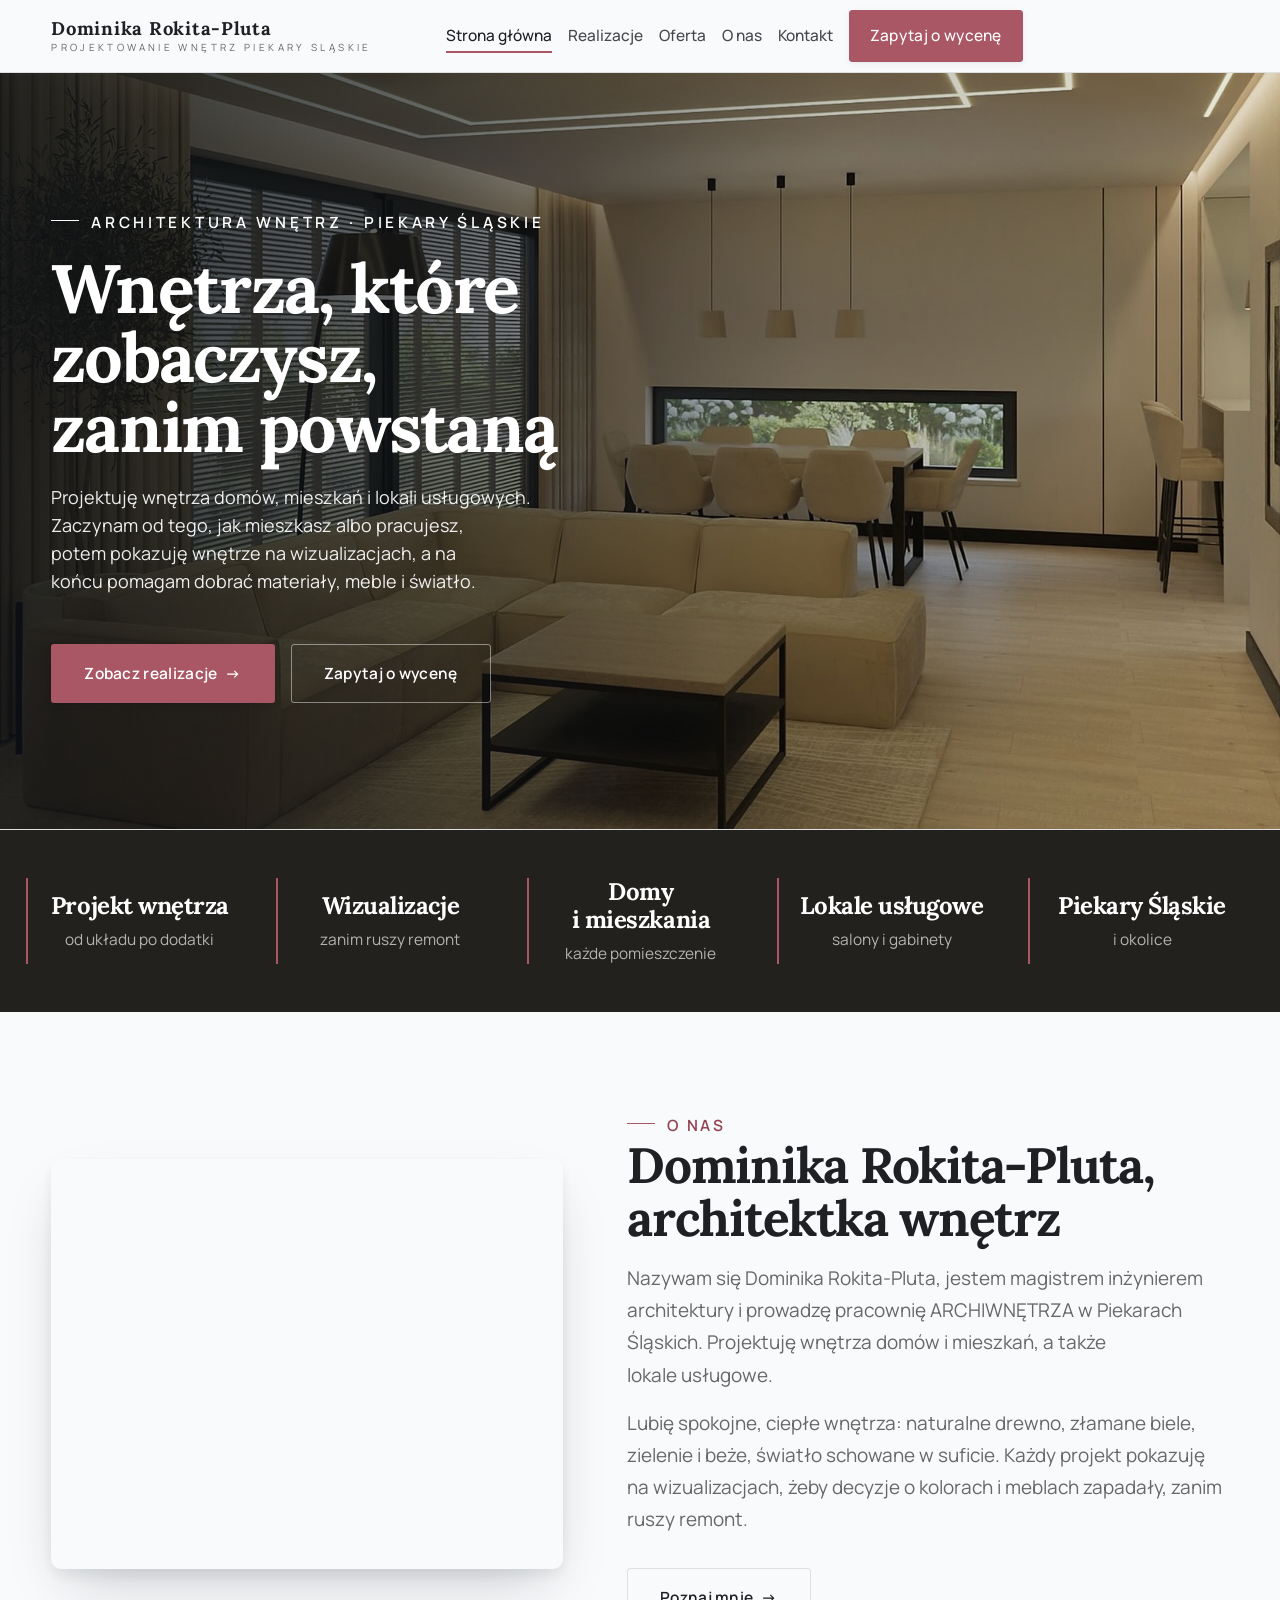
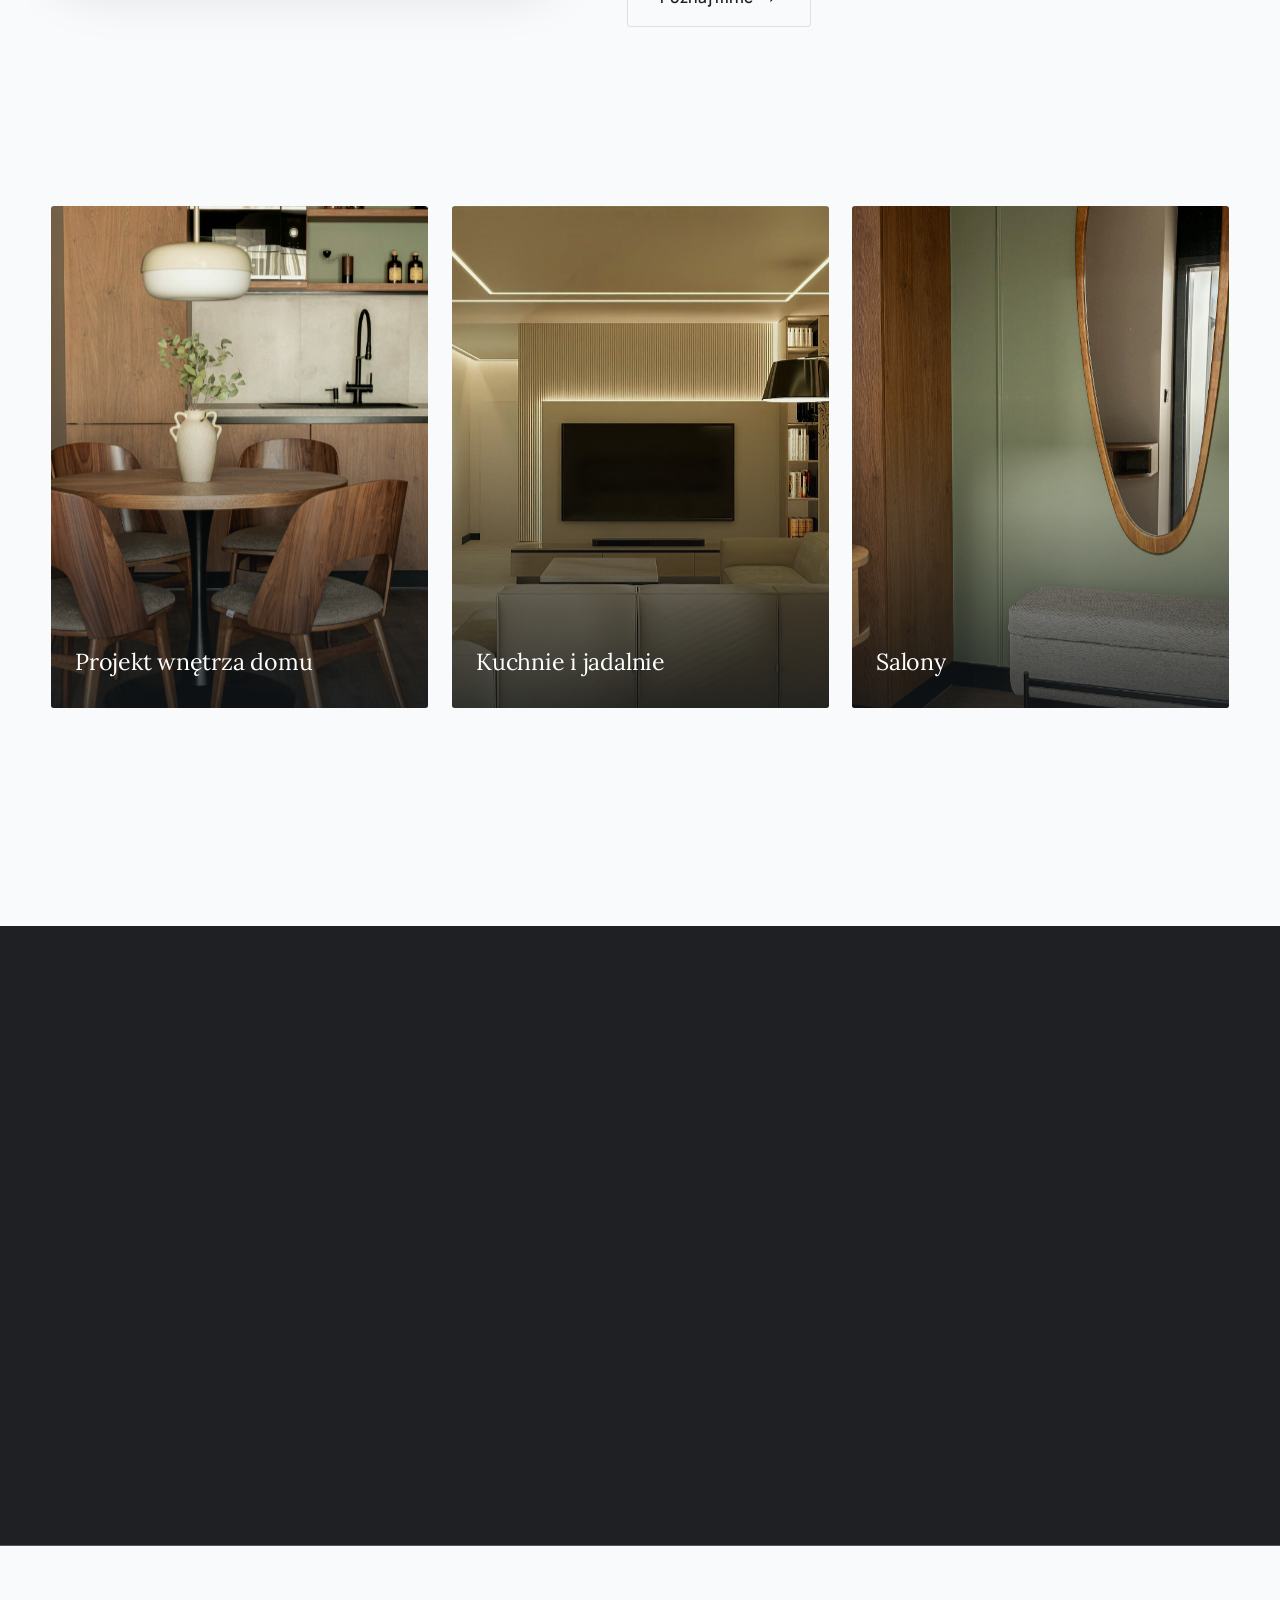
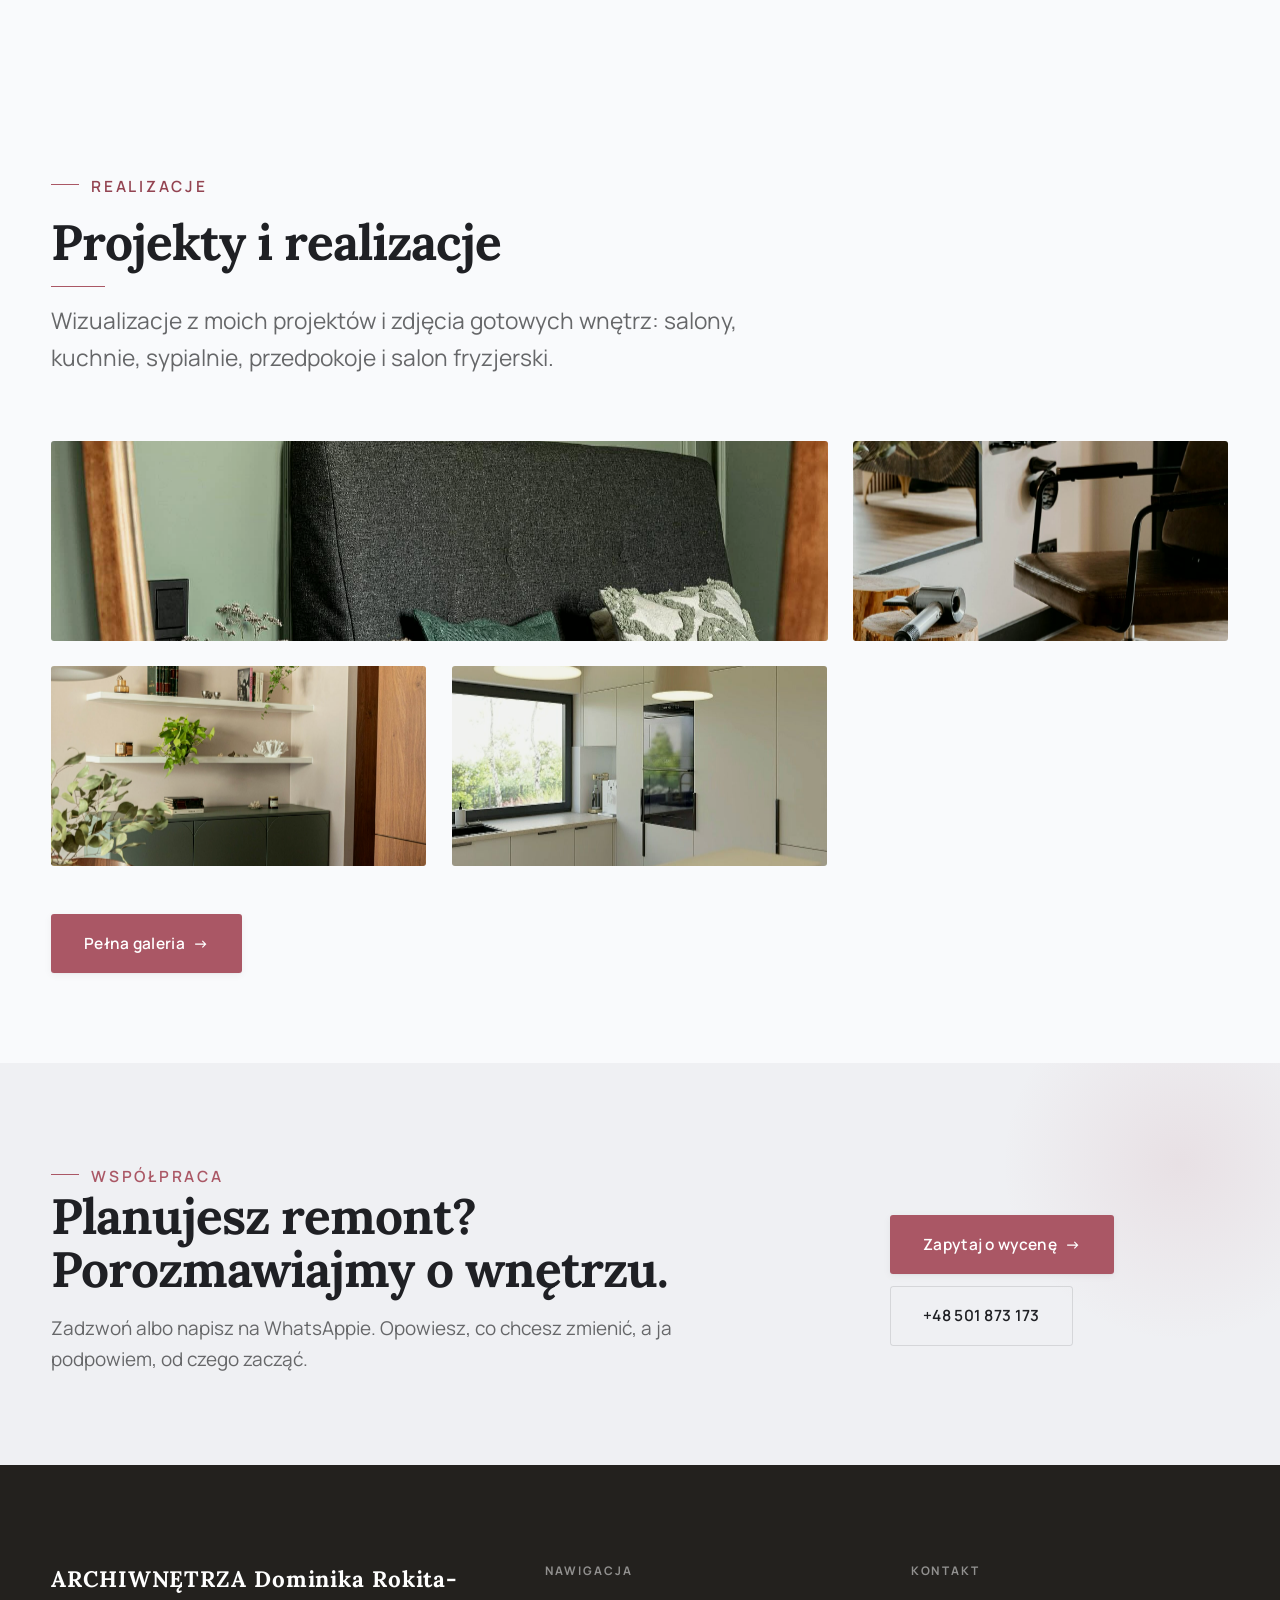
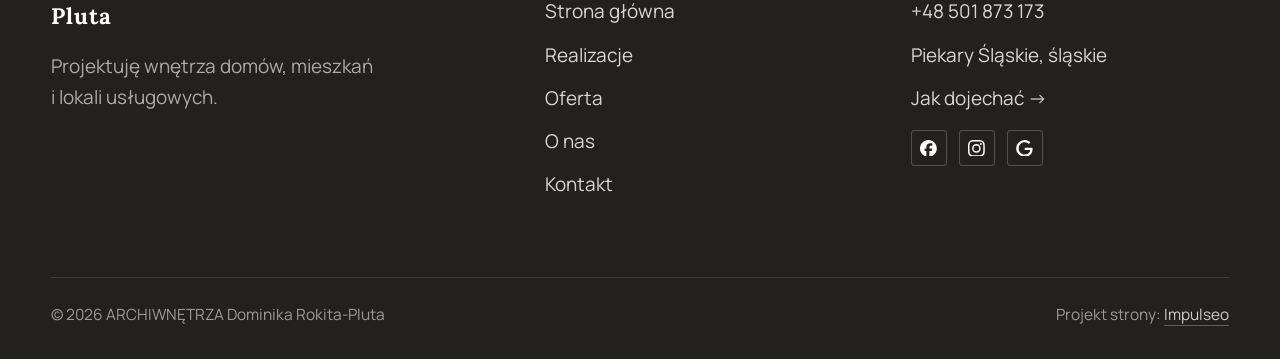
<file: index.html>
<!DOCTYPE html>
<html lang="pl">
<head>
<meta charset="UTF-8">
<meta name="viewport" content="width=device-width, initial-scale=1.0">
<title>ARCHIWNĘTRZA Dominika Rokita-Pluta - Architektura i projektowanie wnętrz · Piekary Śląskie</title>
<meta name="description" content="ARCHIWNĘTRZA Dominika Rokita-Pluta - projekty wnętrz domów, mieszkań i lokali usługowych w Piekarach Śląskich i okolicach. Wizualizacje, dobór materiałów i mebli. Telefon 501 873 173.">
<link rel="canonical" href="https://kris20032.github.io/archiwnetrza-dominika-rokita-pluta/">
<meta name="robots" content="noindex, nofollow">
<meta property="og:type" content="website">
<meta property="og:locale" content="pl_PL">
<meta property="og:site_name" content="ARCHIWNĘTRZA Dominika Rokita-Pluta">
<meta property="og:title" content="ARCHIWNĘTRZA Dominika Rokita-Pluta - Architektura i projektowanie wnętrz · Piekary Śląskie">
<meta property="og:description" content="ARCHIWNĘTRZA Dominika Rokita-Pluta - projekty wnętrz domów, mieszkań i lokali usługowych w Piekarach Śląskich i okolicach. Wizualizacje, dobór materiałów i mebli. Telefon 501 873 173.">
<meta property="og:url" content="https://kris20032.github.io/archiwnetrza-dominika-rokita-pluta/">
<meta property="og:image" content="https://kris20032.github.io/archiwnetrza-dominika-rokita-pluta/img/og.jpg">
<meta property="og:image:width" content="1200">
<meta property="og:image:height" content="630">
<meta name="twitter:card" content="summary_large_image">
<script type="application/ld+json">{"@context": "https://schema.org", "@type": "LocalBusiness", "name": "ARCHIWNĘTRZA Dominika Rokita-Pluta", "url": "https://kris20032.github.io/archiwnetrza-dominika-rokita-pluta/", "telephone": "+48501873173", "image": "https://kris20032.github.io/archiwnetrza-dominika-rokita-pluta/img/og.jpg", "areaServed": "Piekary Śląskie", "sameAs": ["https://www.facebook.com/archiwnetrzadominikarokitapluta/", "https://www.instagram.com/archiwnetrza_dominika_rp/", "https://www.google.com/maps/place/ARCHIWN%C4%98TRZA+Dominika+Rokita-Pluta/@50.3450368,19.0076202,17z/data=!4m6!3m5!1s0x685f4c17124b7d39:0x16e6419e9042452b!8m2!3d50.3450368!4d19.0076202"]}</script>
<link rel="preconnect" href="https://fonts.googleapis.com">
<link rel="preconnect" href="https://fonts.gstatic.com" crossorigin>
<link href="https://fonts.googleapis.com/css2?family=Lora:wght@500;600;700&family=Manrope:wght@400;500;600&display=swap" rel="stylesheet">
<link rel="stylesheet" href="assets/styles.css?v=d712d87c">
</head>
<body>

<header class="nav">
  <div class="wrap nav-inner">
    <a class="brand" href="index.html"><span class="name">Dominika Rokita-Pluta</span><span class="sub">Projektowanie wnętrz Piekary Śląskie</span></a>
    <nav class="nav-links">
      <a href="index.html" class="active" aria-current="page">Strona główna</a>
      <a href="realizacje.html">Realizacje</a>
      <a href="oferta.html">Oferta</a>
      <a href="o-nas.html">O nas</a>
      <a href="kontakt.html">Kontakt</a>
      <a href="kontakt.html" class="btn btn-accent">Zapytaj o wycenę</a>
    </nav>
    <button class="nav-toggle" aria-label="Menu"><span></span><span></span><span></span></button>
  </div>
</header>

<main>
<section class="hero-cine">
  <img src="img/hero.jpg" fetchpriority="high" alt="ARCHIWNĘTRZA Dominika Rokita-Pluta - Wnętrza, które zobaczysz, zanim powstaną" width="1202" height="936">
  <div class="wrap">
    <div class="hero-copy">
      <span class="eyebrow">Architektura wnętrz · Piekary Śląskie</span>
      <h1>Wnętrza, które zobaczysz, zanim powstaną</h1>
      <p class="lead">Projektuję wnętrza domów, mieszkań i lokali usługowych. Zaczynam od tego, jak mieszkasz albo pracujesz, potem pokazuję wnętrze na wizualizacjach, a na końcu pomagam dobrać materiały, meble i światło.</p>
      <div class="hero-actions">
        <a href="realizacje.html" class="btn btn-accent">Zobacz realizacje <span class="arr">→</span></a>
        <a href="kontakt.html" class="btn btn-ghost btn-on-dark">Zapytaj o wycenę</a>
      </div>
    </div>
  </div>
</section>
<section class="strip n-5" style="padding-block:0">
  <div class="wrap">
    <div class="item reveal"><div class="k">Projekt wnętrza</div><div class="v">od układu po dodatki</div></div>
    <div class="item reveal"><div class="k">Wizualizacje</div><div class="v">zanim ruszy remont</div></div>
    <div class="item reveal"><div class="k">Domy i mieszkania</div><div class="v">każde pomieszczenie</div></div>
    <div class="item reveal"><div class="k">Lokale usługowe</div><div class="v">salony i gabinety</div></div>
    <div class="item reveal"><div class="k">Piekary Śląskie</div><div class="v">i okolice</div></div>
  </div>
</section>
<section>
  <div class="wrap split">
    <div class="split-art reveal"><img src="img/g1.jpg" alt="ARCHIWNĘTRZA Dominika Rokita-Pluta - realizacja" loading="lazy" width="1440" height="1920" decoding="async"></div>
    <div class="split-copy reveal">
      <span class="eyebrow">O nas</span>
      <h2>Dominika Rokita-Pluta, architektka wnętrz</h2>
      <p class="muted">Nazywam się Dominika Rokita-Pluta, jestem magistrem inżynierem architektury i prowadzę pracownię ARCHIWNĘTRZA w Piekarach Śląskich. Projektuję wnętrza domów i mieszkań, a także lokale usługowe.</p>
      <p class="muted">Lubię spokojne, ciepłe wnętrza: naturalne drewno, złamane biele, zielenie i beże, światło schowane w suficie. Każdy projekt pokazuję na wizualizacjach, żeby decyzje o kolorach i meblach zapadały, zanim ruszy remont.</p>
      <a href="o-nas.html" class="btn btn-ghost">Poznaj mnie <span class="arr">→</span></a>
    </div>
  </div>
</section>
<section class="gateways-band">
  <div class="wrap">
    <div class="gateways">
      <a href="oferta.html" class="gateway reveal"><img src="img/g2.jpg" alt="Projekt wnętrza domu" loading="lazy" width="1400" height="1896" decoding="async"><span class="g-ttl">Projekt wnętrza domu</span></a>
      <a href="oferta.html" class="gateway reveal"><img src="img/g3.jpg" alt="Kuchnie i jadalnie" loading="lazy" width="1278" height="1022" decoding="async"><span class="g-ttl">Kuchnie i jadalnie</span></a>
      <a href="oferta.html" class="gateway reveal"><img src="img/g4.jpg" alt="Salony" loading="lazy" width="1440" height="1920" decoding="async"><span class="g-ttl">Salony</span></a>
    </div>
  </div>
</section>
<section class="stopklatka" aria-hidden="true">
  <div class="stk-bg" style="background-image:url(img/g13.jpg)"></div>
</section>
<section>
  <div class="wrap">
    <div class="head reveal">
      <span class="eyebrow">Realizacje</span>
      <h2>Projekty i realizacje</h2>
      <p>Wizualizacje z moich projektów i zdjęcia gotowych wnętrz: salony, kuchnie, sypialnie, przedpokoje i salon fryzjerski.</p>
    </div>
    <div class="gallery">
      <div class="tile t-two3 reveal"><img src="img/g5.jpg" alt="ARCHIWNĘTRZA Dominika Rokita-Pluta" loading="lazy" width="1440" height="1920" decoding="async"></div>
      <div class="tile t-third reveal"><img src="img/g6.jpg" alt="ARCHIWNĘTRZA Dominika Rokita-Pluta" loading="lazy" width="1066" height="1421" decoding="async"></div>
      <div class="tile t-third reveal"><img src="img/g7.jpg" alt="ARCHIWNĘTRZA Dominika Rokita-Pluta" loading="lazy" width="1376" height="1878" decoding="async"></div>
      <div class="tile t-third reveal"><img src="img/g8.jpg" alt="ARCHIWNĘTRZA Dominika Rokita-Pluta" loading="lazy" width="750" height="925" decoding="async"></div>
      <div class="tile t-third reveal"><img src="img/g9.jpg" alt="ARCHIWNĘTRZA Dominika Rokita-Pluta" loading="lazy" width="750" height="1000" decoding="async"></div>
    </div>
    <div style="margin-top:var(--space-7)" class="reveal"><a href="realizacje.html" class="btn btn-accent">Pełna galeria <span class="arr">→</span></a></div>
  </div>
</section>
<section class="cta">
  <div class="wrap">
    <div class="reveal">
      <span class="eyebrow">Współpraca</span>
      <h2>Planujesz remont? Porozmawiajmy o wnętrzu.</h2>
      <p>Zadzwoń albo napisz na WhatsAppie. Opowiesz, co chcesz zmienić, a ja podpowiem, od czego zacząć.</p>
    </div>
    <div class="cta-actions reveal">
      <a href="kontakt.html" class="btn btn-light">Zapytaj o wycenę <span class="arr">→</span></a>
      <a href="tel:+48501873173" class="btn btn-ghost btn-ghost-cta">+48 501 873 173</a>
    </div>
  </div>
</section>
</main>

<footer>
  <div class="wrap">
    <div class="foot-grid">
      <div class="foot-brand">
        <div class="name">ARCHIWNĘTRZA Dominika Rokita-Pluta</div>
        <p>Projektuję wnętrza domów, mieszkań i lokali usługowych.</p>
      </div>
      <div class="foot-col">
        <h4>Nawigacja</h4>
        <a href="index.html">Strona główna</a>
        <a href="realizacje.html">Realizacje</a>
        <a href="oferta.html">Oferta</a>
        <a href="o-nas.html">O nas</a>
        <a href="kontakt.html">Kontakt</a>
      </div>
      <div class="foot-col">
        <h4>Kontakt</h4>
        <a href="tel:+48501873173">+48 501 873 173</a>
        <p>Piekary Śląskie, śląskie</p>
        <a href="https://www.google.com/maps/place/ARCHIWN%C4%98TRZA+Dominika+Rokita-Pluta/@50.3450368,19.0076202,17z/data=!4m6!3m5!1s0x685f4c17124b7d39:0x16e6419e9042452b!8m2!3d50.3450368!4d19.0076202" target="_blank" rel="noopener">Jak dojechać →</a>
      <div class="foot-soc">
        <a class="soc" href="https://www.facebook.com/archiwnetrzadominikarokitapluta/" target="_blank" rel="noopener" aria-label="Facebook - ARCHIWNĘTRZA Dominika Rokita-Pluta"><svg viewBox="0 0 24 24" aria-hidden="true" focusable="false"><path d="M9.101 23.691v-7.98H6.627v-3.667h2.474v-1.58c0-4.085 1.848-5.978 5.858-5.978.401 0 .955.042 1.468.103a8.68 8.68 0 0 1 1.141.195v3.325a8.623 8.623 0 0 0-.653-.036 26.805 26.805 0 0 0-.733-.009c-.707 0-1.259.096-1.675.309a1.686 1.686 0 0 0-.679.622c-.258.42-.374.995-.374 1.752v1.297h3.919l-.386 2.103-.287 1.564h-3.246v8.245C19.396 23.238 24 18.179 24 12.044c0-6.627-5.373-12-12-12s-12 5.373-12 12c0 5.628 3.874 10.35 9.101 11.647Z" fill="currentColor"/></svg></a>
        <a class="soc" href="https://www.instagram.com/archiwnetrza_dominika_rp/" target="_blank" rel="noopener" aria-label="Instagram - ARCHIWNĘTRZA Dominika Rokita-Pluta"><svg viewBox="0 0 24 24" aria-hidden="true" focusable="false"><path d="M7.0301.084c-1.2768.0602-2.1487.264-2.911.5634-.7888.3075-1.4575.72-2.1228 1.3877-.6652.6677-1.075 1.3368-1.3802 2.127-.2954.7638-.4956 1.6365-.552 2.914-.0564 1.2775-.0689 1.6882-.0626 4.947.0062 3.2586.0206 3.6671.0825 4.9473.061 1.2765.264 2.1482.5635 2.9107.308.7889.72 1.4573 1.388 2.1228.6679.6655 1.3365 1.0743 2.1285 1.38.7632.295 1.6361.4961 2.9134.552 1.2773.056 1.6884.069 4.9462.0627 3.2578-.0062 3.668-.0207 4.9478-.0814 1.28-.0607 2.147-.2652 2.9098-.5633.7889-.3086 1.4578-.72 2.1228-1.3881.665-.6682 1.0745-1.3378 1.3795-2.1284.2957-.7632.4966-1.636.552-2.9124.056-1.2809.0692-1.6898.063-4.948-.0063-3.2583-.021-3.6668-.0817-4.9465-.0607-1.2797-.264-2.1487-.5633-2.9117-.3084-.7889-.72-1.4568-1.3876-2.1228C21.2982 1.33 20.628.9208 19.8378.6165 19.074.321 18.2017.1197 16.9244.0645 15.6471.0093 15.236-.005 11.977.0014 8.718.0076 8.31.0215 7.0301.0839m.1402 21.6932c-1.17-.0509-1.8053-.2453-2.2287-.408-.5606-.216-.96-.4771-1.3819-.895-.422-.4178-.6811-.8186-.9-1.378-.1644-.4234-.3624-1.058-.4171-2.228-.0595-1.2645-.072-1.6442-.079-4.848-.007-3.2037.0053-3.583.0607-4.848.05-1.169.2456-1.805.408-2.2282.216-.5613.4762-.96.895-1.3816.4188-.4217.8184-.6814 1.3783-.9003.423-.1651 1.0575-.3614 2.227-.4171 1.2655-.06 1.6447-.072 4.848-.079 3.2033-.007 3.5835.005 4.8495.0608 1.169.0508 1.8053.2445 2.228.408.5608.216.96.4754 1.3816.895.4217.4194.6816.8176.9005 1.3787.1653.4217.3617 1.056.4169 2.2263.0602 1.2655.0739 1.645.0796 4.848.0058 3.203-.0055 3.5834-.061 4.848-.051 1.17-.245 1.8055-.408 2.2294-.216.5604-.4763.96-.8954 1.3814-.419.4215-.8181.6811-1.3783.9-.4224.1649-1.0577.3617-2.2262.4174-1.2656.0595-1.6448.072-4.8493.079-3.2045.007-3.5825-.006-4.848-.0608M16.953 5.5864A1.44 1.44 0 1 0 18.39 4.144a1.44 1.44 0 0 0-1.437 1.4424M5.8385 12.012c.0067 3.4032 2.7706 6.1557 6.173 6.1493 3.4026-.0065 6.157-2.7701 6.1506-6.1733-.0065-3.4032-2.771-6.1565-6.174-6.1498-3.403.0067-6.156 2.771-6.1496 6.1738M8 12.0077a4 4 0 1 1 4.008 3.9921A3.9996 3.9996 0 0 1 8 12.0077" fill="currentColor"/></svg></a>
        <a class="soc" href="https://www.google.com/maps/place/ARCHIWN%C4%98TRZA+Dominika+Rokita-Pluta/@50.3450368,19.0076202,17z/data=!4m6!3m5!1s0x685f4c17124b7d39:0x16e6419e9042452b!8m2!3d50.3450368!4d19.0076202" target="_blank" rel="noopener" aria-label="Google - ARCHIWNĘTRZA Dominika Rokita-Pluta"><svg viewBox="0 0 24 24" aria-hidden="true" focusable="false"><path d="M12.48 10.92v3.28h7.84c-.24 1.84-.853 3.187-1.787 4.133-1.147 1.147-2.933 2.4-6.053 2.4-4.827 0-8.6-3.893-8.6-8.72s3.773-8.72 8.6-8.72c2.6 0 4.507 1.027 5.907 2.347l2.307-2.307C18.747 1.44 16.133 0 12.48 0 5.867 0 .307 5.387.307 12s5.56 12 12.173 12c3.573 0 6.267-1.173 8.373-3.36 2.16-2.16 2.84-5.213 2.84-7.667 0-.76-.053-1.467-.173-2.053H12.48z" fill="currentColor"/></svg></a>
      </div>
      </div>
    </div>
    <div class="foot-bot">
      <span>© 2026 ARCHIWNĘTRZA Dominika Rokita-Pluta</span>
      <span>Projekt strony: <a class="foot-credit" href="https://impulseo.pl" target="_blank" rel="noopener">Impulseo</a></span>
    </div>
  </div>
</footer>
<div class="sticky-reserve"><a class="sr-book" href="kontakt.html">Zapytaj o wycenę</a><a class="sr-call" href="tel:+48501873173" aria-label="Zadzwoń"><svg class="ico-tel" width="16" height="16" viewBox="0 0 24 24" fill="none" aria-hidden="true"><path d="M6.6 10.8a15.5 15.5 0 0 0 6.6 6.6l2.2-2.2a1 1 0 0 1 1-.24 11.4 11.4 0 0 0 3.6.58 1 1 0 0 1 1 1V20a1 1 0 0 1-1 1A17 17 0 0 1 3 4a1 1 0 0 1 1-1h3.5a1 1 0 0 1 1 1c0 1.25.2 2.46.58 3.6a1 1 0 0 1-.25 1l-2.23 2.2Z" fill="currentColor"/></svg></a></div>
<div class="demo-wazne" data-do="2026-10-25" data-cykl="3" hidden><svg class="dw-ico" width="13" height="13" viewBox="0 0 24 24" fill="none" aria-hidden="true"><circle cx="12" cy="12" r="8.6" stroke="currentColor" stroke-width="1.8"/><path d="M12 7.2V12l3.3 2" stroke="currentColor" stroke-width="1.8" stroke-linecap="round"/></svg><span class="dw-txt"></span></div>

<script src="assets/main.js"></script>
</body>
</html>
</file>
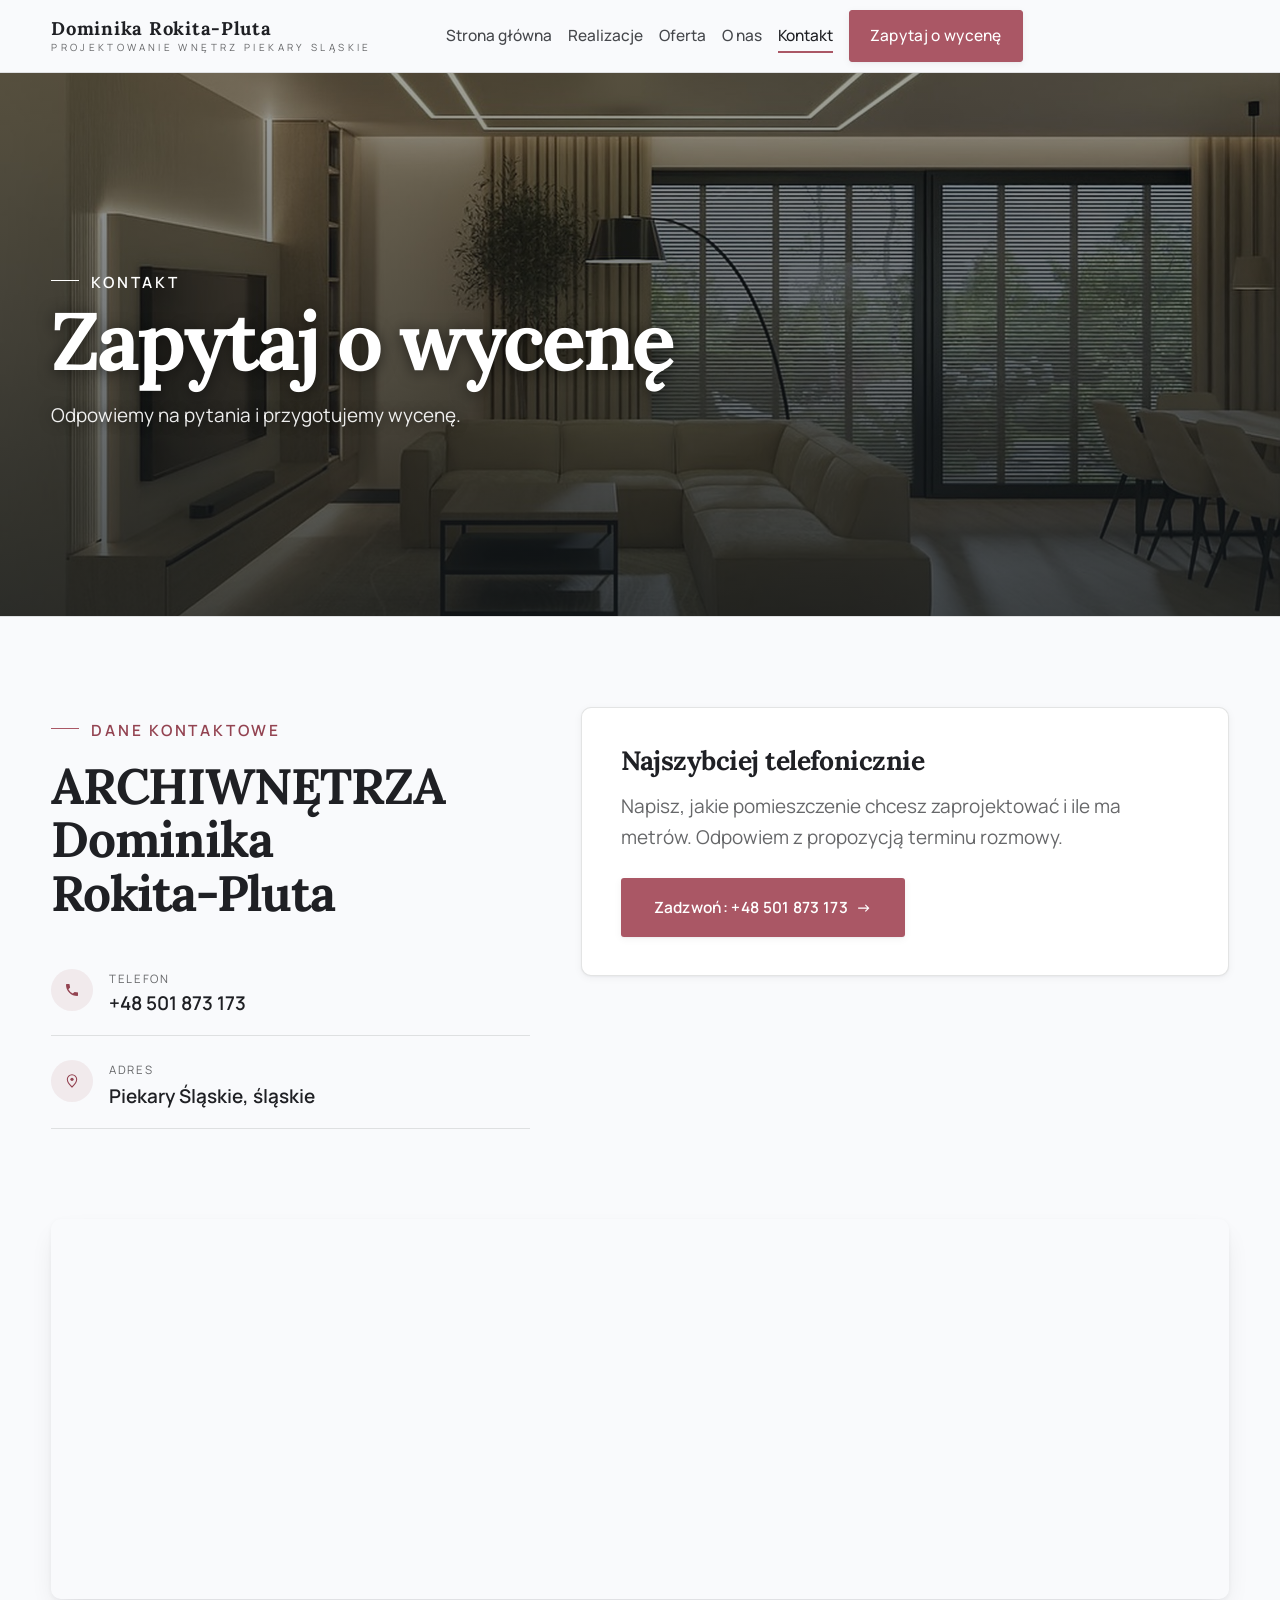
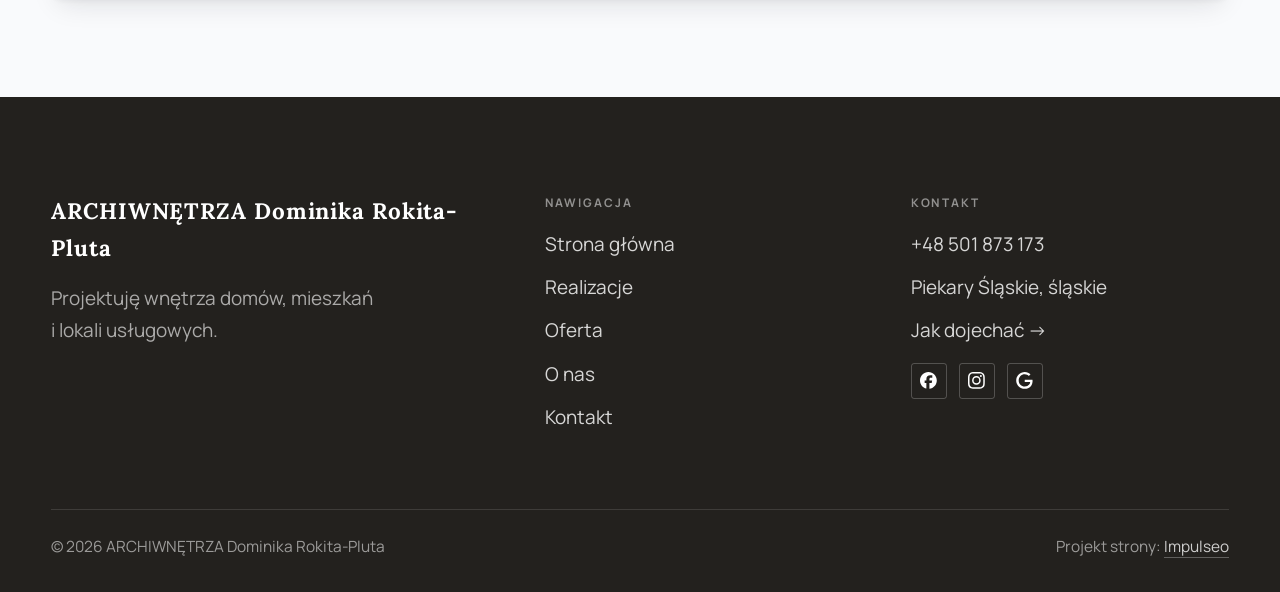
<file: kontakt.html>
<!DOCTYPE html>
<html lang="pl">
<head>
<meta charset="UTF-8">
<meta name="viewport" content="width=device-width, initial-scale=1.0">
<title>Kontakt - ARCHIWNĘTRZA Dominika Rokita-Pluta</title>
<meta name="description" content="Kontakt ARCHIWNĘTRZA Dominika Rokita-Pluta - Piekary Śląskie, śląskie">
<link rel="canonical" href="https://kris20032.github.io/archiwnetrza-dominika-rokita-pluta/kontakt.html">
<meta name="robots" content="noindex, nofollow">
<meta property="og:type" content="website">
<meta property="og:locale" content="pl_PL">
<meta property="og:site_name" content="ARCHIWNĘTRZA Dominika Rokita-Pluta">
<meta property="og:title" content="Kontakt - ARCHIWNĘTRZA Dominika Rokita-Pluta">
<meta property="og:description" content="Kontakt ARCHIWNĘTRZA Dominika Rokita-Pluta - Piekary Śląskie, śląskie">
<meta property="og:url" content="https://kris20032.github.io/archiwnetrza-dominika-rokita-pluta/kontakt.html">
<meta property="og:image" content="https://kris20032.github.io/archiwnetrza-dominika-rokita-pluta/img/og.jpg">
<meta property="og:image:width" content="1200">
<meta property="og:image:height" content="630">
<meta name="twitter:card" content="summary_large_image">
<link rel="preconnect" href="https://fonts.googleapis.com">
<link rel="preconnect" href="https://fonts.gstatic.com" crossorigin>
<link href="https://fonts.googleapis.com/css2?family=Lora:wght@500;600;700&family=Manrope:wght@400;500;600&display=swap" rel="stylesheet">
<link rel="stylesheet" href="assets/styles.css?v=d712d87c">
</head>
<body>

<header class="nav">
  <div class="wrap nav-inner">
    <a class="brand" href="index.html"><span class="name">Dominika Rokita-Pluta</span><span class="sub">Projektowanie wnętrz Piekary Śląskie</span></a>
    <nav class="nav-links">
      <a href="index.html">Strona główna</a>
      <a href="realizacje.html">Realizacje</a>
      <a href="oferta.html">Oferta</a>
      <a href="o-nas.html">O nas</a>
      <a href="kontakt.html" class="active" aria-current="page">Kontakt</a>
      <a href="kontakt.html" class="btn btn-accent">Zapytaj o wycenę</a>
    </nav>
    <button class="nav-toggle" aria-label="Menu"><span></span><span></span><span></span></button>
  </div>
</header>

<main>
<section class="pagehead">
  <img src="img/ph3.jpg" alt="ARCHIWNĘTRZA Dominika Rokita-Pluta - Zapytaj o wycenę">
  <div class="wrap">
    <span class="eyebrow">Kontakt</span>
    <h1>Zapytaj o wycenę</h1>
    <p>Odpowiemy na pytania i przygotujemy wycenę.</p>
  </div>
</section>
<section>
  <div class="wrap contact-grid">
    <div class="reveal">
      <span class="eyebrow">Dane kontaktowe</span>
      <h2 style="margin:var(--space-4) 0 var(--space-6)">ARCHIWNĘTRZA Dominika Rokita-Pluta</h2>
      <div class="info-list">
        <div class="info-row"><div class="ic"><svg class="ico-tel" width="16" height="16" viewBox="0 0 24 24" fill="none" aria-hidden="true"><path d="M6.6 10.8a15.5 15.5 0 0 0 6.6 6.6l2.2-2.2a1 1 0 0 1 1-.24 11.4 11.4 0 0 0 3.6.58 1 1 0 0 1 1 1V20a1 1 0 0 1-1 1A17 17 0 0 1 3 4a1 1 0 0 1 1-1h3.5a1 1 0 0 1 1 1c0 1.25.2 2.46.58 3.6a1 1 0 0 1-.25 1l-2.23 2.2Z" fill="currentColor"/></svg></div><div><div class="lbl">Telefon</div><a class="val" href="tel:+48501873173">+48 501 873 173</a></div></div>
        <div class="info-row"><div class="ic"><svg class="ico-pin" width="16" height="16" viewBox="0 0 24 24" fill="none" aria-hidden="true"><path d="M12 21s7-6.1 7-11.5A7 7 0 0 0 5 9.5C5 14.9 12 21 12 21Z" stroke="currentColor" stroke-width="1.6" fill="none"/><circle cx="12" cy="9.5" r="2.4" fill="currentColor"/></svg></div><div><div class="lbl">Adres</div><div class="val">Piekary Śląskie, śląskie</div></div></div>
      </div>
    </div>
    <div class="reveal">
      <div class="form">
        <h3 style="margin-bottom:var(--space-4)">Najszybciej telefonicznie</h3>
        <p class="muted" style="margin-bottom:var(--space-5)">Napisz, jakie pomieszczenie chcesz zaprojektować i ile ma metrów. Odpowiem z propozycją terminu rozmowy.</p>
        <a href="tel:+48501873173" class="btn btn-accent" style="justify-content:center">Zadzwoń: +48 501 873 173 <span class="arr">→</span></a>
      </div>
    </div>
  </div>
</section>
<section style="padding-top:0">
  <div class="wrap reveal">
    <iframe class="map" title="ARCHIWNĘTRZA Dominika Rokita-Pluta - Piekary Śląskie" src="https://maps.google.com/maps?q=ARCHIWN%C4%98TRZA%20Dominika%20Rokita-Pluta%20Piekary%20%C5%9Al%C4%85skie&z=15&output=embed" loading="lazy" referrerpolicy="no-referrer-when-downgrade"></iframe>
  </div>
</section>
</main>

<footer>
  <div class="wrap">
    <div class="foot-grid">
      <div class="foot-brand">
        <div class="name">ARCHIWNĘTRZA Dominika Rokita-Pluta</div>
        <p>Projektuję wnętrza domów, mieszkań i lokali usługowych.</p>
      </div>
      <div class="foot-col">
        <h4>Nawigacja</h4>
        <a href="index.html">Strona główna</a>
        <a href="realizacje.html">Realizacje</a>
        <a href="oferta.html">Oferta</a>
        <a href="o-nas.html">O nas</a>
        <a href="kontakt.html">Kontakt</a>
      </div>
      <div class="foot-col">
        <h4>Kontakt</h4>
        <a href="tel:+48501873173">+48 501 873 173</a>
        <p>Piekary Śląskie, śląskie</p>
        <a href="https://www.google.com/maps/place/ARCHIWN%C4%98TRZA+Dominika+Rokita-Pluta/@50.3450368,19.0076202,17z/data=!4m6!3m5!1s0x685f4c17124b7d39:0x16e6419e9042452b!8m2!3d50.3450368!4d19.0076202" target="_blank" rel="noopener">Jak dojechać →</a>
      <div class="foot-soc">
        <a class="soc" href="https://www.facebook.com/archiwnetrzadominikarokitapluta/" target="_blank" rel="noopener" aria-label="Facebook - ARCHIWNĘTRZA Dominika Rokita-Pluta"><svg viewBox="0 0 24 24" aria-hidden="true" focusable="false"><path d="M9.101 23.691v-7.98H6.627v-3.667h2.474v-1.58c0-4.085 1.848-5.978 5.858-5.978.401 0 .955.042 1.468.103a8.68 8.68 0 0 1 1.141.195v3.325a8.623 8.623 0 0 0-.653-.036 26.805 26.805 0 0 0-.733-.009c-.707 0-1.259.096-1.675.309a1.686 1.686 0 0 0-.679.622c-.258.42-.374.995-.374 1.752v1.297h3.919l-.386 2.103-.287 1.564h-3.246v8.245C19.396 23.238 24 18.179 24 12.044c0-6.627-5.373-12-12-12s-12 5.373-12 12c0 5.628 3.874 10.35 9.101 11.647Z" fill="currentColor"/></svg></a>
        <a class="soc" href="https://www.instagram.com/archiwnetrza_dominika_rp/" target="_blank" rel="noopener" aria-label="Instagram - ARCHIWNĘTRZA Dominika Rokita-Pluta"><svg viewBox="0 0 24 24" aria-hidden="true" focusable="false"><path d="M7.0301.084c-1.2768.0602-2.1487.264-2.911.5634-.7888.3075-1.4575.72-2.1228 1.3877-.6652.6677-1.075 1.3368-1.3802 2.127-.2954.7638-.4956 1.6365-.552 2.914-.0564 1.2775-.0689 1.6882-.0626 4.947.0062 3.2586.0206 3.6671.0825 4.9473.061 1.2765.264 2.1482.5635 2.9107.308.7889.72 1.4573 1.388 2.1228.6679.6655 1.3365 1.0743 2.1285 1.38.7632.295 1.6361.4961 2.9134.552 1.2773.056 1.6884.069 4.9462.0627 3.2578-.0062 3.668-.0207 4.9478-.0814 1.28-.0607 2.147-.2652 2.9098-.5633.7889-.3086 1.4578-.72 2.1228-1.3881.665-.6682 1.0745-1.3378 1.3795-2.1284.2957-.7632.4966-1.636.552-2.9124.056-1.2809.0692-1.6898.063-4.948-.0063-3.2583-.021-3.6668-.0817-4.9465-.0607-1.2797-.264-2.1487-.5633-2.9117-.3084-.7889-.72-1.4568-1.3876-2.1228C21.2982 1.33 20.628.9208 19.8378.6165 19.074.321 18.2017.1197 16.9244.0645 15.6471.0093 15.236-.005 11.977.0014 8.718.0076 8.31.0215 7.0301.0839m.1402 21.6932c-1.17-.0509-1.8053-.2453-2.2287-.408-.5606-.216-.96-.4771-1.3819-.895-.422-.4178-.6811-.8186-.9-1.378-.1644-.4234-.3624-1.058-.4171-2.228-.0595-1.2645-.072-1.6442-.079-4.848-.007-3.2037.0053-3.583.0607-4.848.05-1.169.2456-1.805.408-2.2282.216-.5613.4762-.96.895-1.3816.4188-.4217.8184-.6814 1.3783-.9003.423-.1651 1.0575-.3614 2.227-.4171 1.2655-.06 1.6447-.072 4.848-.079 3.2033-.007 3.5835.005 4.8495.0608 1.169.0508 1.8053.2445 2.228.408.5608.216.96.4754 1.3816.895.4217.4194.6816.8176.9005 1.3787.1653.4217.3617 1.056.4169 2.2263.0602 1.2655.0739 1.645.0796 4.848.0058 3.203-.0055 3.5834-.061 4.848-.051 1.17-.245 1.8055-.408 2.2294-.216.5604-.4763.96-.8954 1.3814-.419.4215-.8181.6811-1.3783.9-.4224.1649-1.0577.3617-2.2262.4174-1.2656.0595-1.6448.072-4.8493.079-3.2045.007-3.5825-.006-4.848-.0608M16.953 5.5864A1.44 1.44 0 1 0 18.39 4.144a1.44 1.44 0 0 0-1.437 1.4424M5.8385 12.012c.0067 3.4032 2.7706 6.1557 6.173 6.1493 3.4026-.0065 6.157-2.7701 6.1506-6.1733-.0065-3.4032-2.771-6.1565-6.174-6.1498-3.403.0067-6.156 2.771-6.1496 6.1738M8 12.0077a4 4 0 1 1 4.008 3.9921A3.9996 3.9996 0 0 1 8 12.0077" fill="currentColor"/></svg></a>
        <a class="soc" href="https://www.google.com/maps/place/ARCHIWN%C4%98TRZA+Dominika+Rokita-Pluta/@50.3450368,19.0076202,17z/data=!4m6!3m5!1s0x685f4c17124b7d39:0x16e6419e9042452b!8m2!3d50.3450368!4d19.0076202" target="_blank" rel="noopener" aria-label="Google - ARCHIWNĘTRZA Dominika Rokita-Pluta"><svg viewBox="0 0 24 24" aria-hidden="true" focusable="false"><path d="M12.48 10.92v3.28h7.84c-.24 1.84-.853 3.187-1.787 4.133-1.147 1.147-2.933 2.4-6.053 2.4-4.827 0-8.6-3.893-8.6-8.72s3.773-8.72 8.6-8.72c2.6 0 4.507 1.027 5.907 2.347l2.307-2.307C18.747 1.44 16.133 0 12.48 0 5.867 0 .307 5.387.307 12s5.56 12 12.173 12c3.573 0 6.267-1.173 8.373-3.36 2.16-2.16 2.84-5.213 2.84-7.667 0-.76-.053-1.467-.173-2.053H12.48z" fill="currentColor"/></svg></a>
      </div>
      </div>
    </div>
    <div class="foot-bot">
      <span>© 2026 ARCHIWNĘTRZA Dominika Rokita-Pluta</span>
      <span>Projekt strony: <a class="foot-credit" href="https://impulseo.pl" target="_blank" rel="noopener">Impulseo</a></span>
    </div>
  </div>
</footer>
<div class="sticky-reserve"><a class="sr-book" href="kontakt.html">Zapytaj o wycenę</a><a class="sr-call" href="tel:+48501873173" aria-label="Zadzwoń"><svg class="ico-tel" width="16" height="16" viewBox="0 0 24 24" fill="none" aria-hidden="true"><path d="M6.6 10.8a15.5 15.5 0 0 0 6.6 6.6l2.2-2.2a1 1 0 0 1 1-.24 11.4 11.4 0 0 0 3.6.58 1 1 0 0 1 1 1V20a1 1 0 0 1-1 1A17 17 0 0 1 3 4a1 1 0 0 1 1-1h3.5a1 1 0 0 1 1 1c0 1.25.2 2.46.58 3.6a1 1 0 0 1-.25 1l-2.23 2.2Z" fill="currentColor"/></svg></a></div>
<div class="demo-wazne" data-do="2026-10-25" data-cykl="3" hidden><svg class="dw-ico" width="13" height="13" viewBox="0 0 24 24" fill="none" aria-hidden="true"><circle cx="12" cy="12" r="8.6" stroke="currentColor" stroke-width="1.8"/><path d="M12 7.2V12l3.3 2" stroke="currentColor" stroke-width="1.8" stroke-linecap="round"/></svg><span class="dw-txt"></span></div>

<script src="assets/main.js"></script>
</body>
</html>
</file>
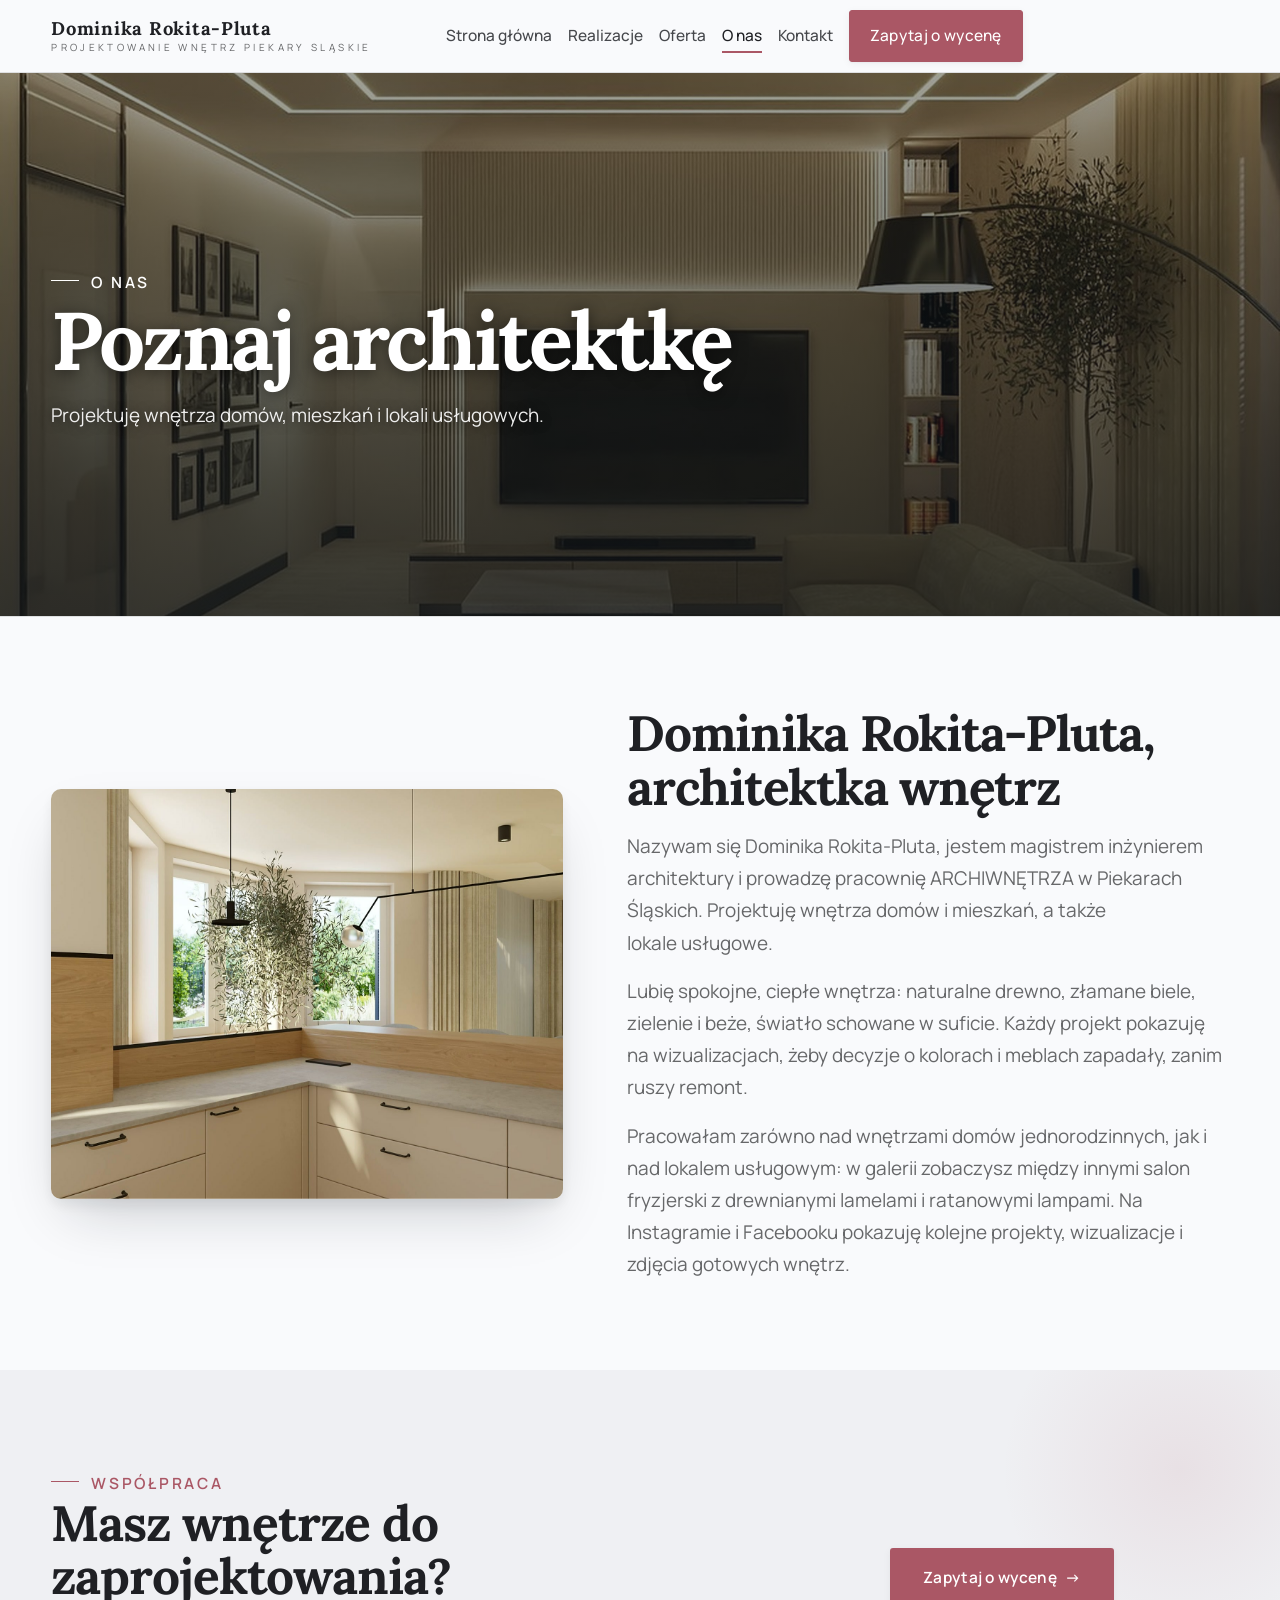
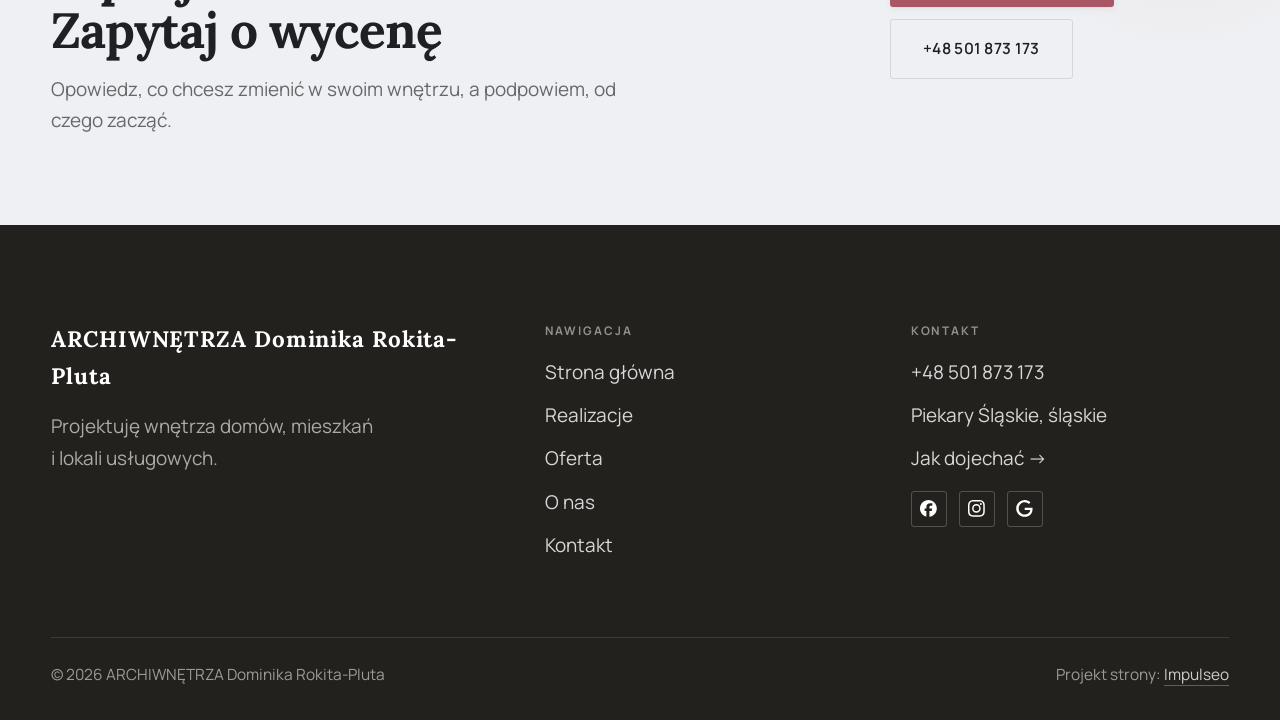
<file: o-nas.html>
<!DOCTYPE html>
<html lang="pl">
<head>
<meta charset="UTF-8">
<meta name="viewport" content="width=device-width, initial-scale=1.0">
<title>O nas - ARCHIWNĘTRZA Dominika Rokita-Pluta</title>
<meta name="description" content="ARCHIWNĘTRZA Dominika Rokita-Pluta - projekty wnętrz domów, mieszkań i lokali usługowych w Piekarach Śląskich i okolicach. Wizualizacje, dobór materiałów i mebli. Telefon 501 873 173.">
<link rel="canonical" href="https://kris20032.github.io/archiwnetrza-dominika-rokita-pluta/o-nas.html">
<meta name="robots" content="noindex, nofollow">
<meta property="og:type" content="website">
<meta property="og:locale" content="pl_PL">
<meta property="og:site_name" content="ARCHIWNĘTRZA Dominika Rokita-Pluta">
<meta property="og:title" content="O nas - ARCHIWNĘTRZA Dominika Rokita-Pluta">
<meta property="og:description" content="ARCHIWNĘTRZA Dominika Rokita-Pluta - projekty wnętrz domów, mieszkań i lokali usługowych w Piekarach Śląskich i okolicach. Wizualizacje, dobór materiałów i mebli. Telefon 501 873 173.">
<meta property="og:url" content="https://kris20032.github.io/archiwnetrza-dominika-rokita-pluta/o-nas.html">
<meta property="og:image" content="https://kris20032.github.io/archiwnetrza-dominika-rokita-pluta/img/og.jpg">
<meta property="og:image:width" content="1200">
<meta property="og:image:height" content="630">
<meta name="twitter:card" content="summary_large_image">
<link rel="preconnect" href="https://fonts.googleapis.com">
<link rel="preconnect" href="https://fonts.gstatic.com" crossorigin>
<link href="https://fonts.googleapis.com/css2?family=Lora:wght@500;600;700&family=Manrope:wght@400;500;600&display=swap" rel="stylesheet">
<link rel="stylesheet" href="assets/styles.css?v=d712d87c">
</head>
<body>

<header class="nav">
  <div class="wrap nav-inner">
    <a class="brand" href="index.html"><span class="name">Dominika Rokita-Pluta</span><span class="sub">Projektowanie wnętrz Piekary Śląskie</span></a>
    <nav class="nav-links">
      <a href="index.html">Strona główna</a>
      <a href="realizacje.html">Realizacje</a>
      <a href="oferta.html">Oferta</a>
      <a href="o-nas.html" class="active" aria-current="page">O nas</a>
      <a href="kontakt.html">Kontakt</a>
      <a href="kontakt.html" class="btn btn-accent">Zapytaj o wycenę</a>
    </nav>
    <button class="nav-toggle" aria-label="Menu"><span></span><span></span><span></span></button>
  </div>
</header>

<main>
<section class="pagehead">
  <img src="img/ph2.jpg" alt="ARCHIWNĘTRZA Dominika Rokita-Pluta - Poznaj architektkę">
  <div class="wrap">
    <span class="eyebrow">O nas</span>
    <h1>Poznaj architektkę</h1>
    <p>Projektuję wnętrza domów, mieszkań i lokali usługowych.</p>
  </div>
</section>
<section>
  <div class="wrap split">
    <div class="split-art reveal"><img src="img/g12.jpg" alt="ARCHIWNĘTRZA Dominika Rokita-Pluta" loading="lazy" width="1440" height="1800" decoding="async"></div>
    <div class="split-copy reveal">
      <h2>Dominika Rokita-Pluta, architektka wnętrz</h2>
      <p class="muted">Nazywam się Dominika Rokita-Pluta, jestem magistrem inżynierem architektury i prowadzę pracownię ARCHIWNĘTRZA w Piekarach Śląskich. Projektuję wnętrza domów i mieszkań, a także lokale usługowe.</p>
      <p class="muted">Lubię spokojne, ciepłe wnętrza: naturalne drewno, złamane biele, zielenie i beże, światło schowane w suficie. Każdy projekt pokazuję na wizualizacjach, żeby decyzje o kolorach i meblach zapadały, zanim ruszy remont.</p>
      <p class="muted">Pracowałam zarówno nad wnętrzami domów jednorodzinnych, jak i nad lokalem usługowym: w galerii zobaczysz między innymi salon fryzjerski z drewnianymi lamelami i ratanowymi lampami. Na Instagramie i Facebooku pokazuję kolejne projekty, wizualizacje i zdjęcia gotowych wnętrz.</p>
    </div>
  </div>
</section>


<section class="cta">
  <div class="wrap">
    <div class="reveal">
      <span class="eyebrow">Współpraca</span>
      <h2>Masz wnętrze do zaprojektowania? Zapytaj o wycenę</h2>
      <p>Opowiedz, co chcesz zmienić w swoim wnętrzu, a podpowiem, od czego zacząć.</p>
    </div>
    <div class="cta-actions reveal">
      <a href="kontakt.html" class="btn btn-light">Zapytaj o wycenę <span class="arr">→</span></a>
      <a href="tel:+48501873173" class="btn btn-ghost btn-ghost-cta">+48 501 873 173</a>
    </div>
  </div>
</section>
</main>

<footer>
  <div class="wrap">
    <div class="foot-grid">
      <div class="foot-brand">
        <div class="name">ARCHIWNĘTRZA Dominika Rokita-Pluta</div>
        <p>Projektuję wnętrza domów, mieszkań i lokali usługowych.</p>
      </div>
      <div class="foot-col">
        <h4>Nawigacja</h4>
        <a href="index.html">Strona główna</a>
        <a href="realizacje.html">Realizacje</a>
        <a href="oferta.html">Oferta</a>
        <a href="o-nas.html">O nas</a>
        <a href="kontakt.html">Kontakt</a>
      </div>
      <div class="foot-col">
        <h4>Kontakt</h4>
        <a href="tel:+48501873173">+48 501 873 173</a>
        <p>Piekary Śląskie, śląskie</p>
        <a href="https://www.google.com/maps/place/ARCHIWN%C4%98TRZA+Dominika+Rokita-Pluta/@50.3450368,19.0076202,17z/data=!4m6!3m5!1s0x685f4c17124b7d39:0x16e6419e9042452b!8m2!3d50.3450368!4d19.0076202" target="_blank" rel="noopener">Jak dojechać →</a>
      <div class="foot-soc">
        <a class="soc" href="https://www.facebook.com/archiwnetrzadominikarokitapluta/" target="_blank" rel="noopener" aria-label="Facebook - ARCHIWNĘTRZA Dominika Rokita-Pluta"><svg viewBox="0 0 24 24" aria-hidden="true" focusable="false"><path d="M9.101 23.691v-7.98H6.627v-3.667h2.474v-1.58c0-4.085 1.848-5.978 5.858-5.978.401 0 .955.042 1.468.103a8.68 8.68 0 0 1 1.141.195v3.325a8.623 8.623 0 0 0-.653-.036 26.805 26.805 0 0 0-.733-.009c-.707 0-1.259.096-1.675.309a1.686 1.686 0 0 0-.679.622c-.258.42-.374.995-.374 1.752v1.297h3.919l-.386 2.103-.287 1.564h-3.246v8.245C19.396 23.238 24 18.179 24 12.044c0-6.627-5.373-12-12-12s-12 5.373-12 12c0 5.628 3.874 10.35 9.101 11.647Z" fill="currentColor"/></svg></a>
        <a class="soc" href="https://www.instagram.com/archiwnetrza_dominika_rp/" target="_blank" rel="noopener" aria-label="Instagram - ARCHIWNĘTRZA Dominika Rokita-Pluta"><svg viewBox="0 0 24 24" aria-hidden="true" focusable="false"><path d="M7.0301.084c-1.2768.0602-2.1487.264-2.911.5634-.7888.3075-1.4575.72-2.1228 1.3877-.6652.6677-1.075 1.3368-1.3802 2.127-.2954.7638-.4956 1.6365-.552 2.914-.0564 1.2775-.0689 1.6882-.0626 4.947.0062 3.2586.0206 3.6671.0825 4.9473.061 1.2765.264 2.1482.5635 2.9107.308.7889.72 1.4573 1.388 2.1228.6679.6655 1.3365 1.0743 2.1285 1.38.7632.295 1.6361.4961 2.9134.552 1.2773.056 1.6884.069 4.9462.0627 3.2578-.0062 3.668-.0207 4.9478-.0814 1.28-.0607 2.147-.2652 2.9098-.5633.7889-.3086 1.4578-.72 2.1228-1.3881.665-.6682 1.0745-1.3378 1.3795-2.1284.2957-.7632.4966-1.636.552-2.9124.056-1.2809.0692-1.6898.063-4.948-.0063-3.2583-.021-3.6668-.0817-4.9465-.0607-1.2797-.264-2.1487-.5633-2.9117-.3084-.7889-.72-1.4568-1.3876-2.1228C21.2982 1.33 20.628.9208 19.8378.6165 19.074.321 18.2017.1197 16.9244.0645 15.6471.0093 15.236-.005 11.977.0014 8.718.0076 8.31.0215 7.0301.0839m.1402 21.6932c-1.17-.0509-1.8053-.2453-2.2287-.408-.5606-.216-.96-.4771-1.3819-.895-.422-.4178-.6811-.8186-.9-1.378-.1644-.4234-.3624-1.058-.4171-2.228-.0595-1.2645-.072-1.6442-.079-4.848-.007-3.2037.0053-3.583.0607-4.848.05-1.169.2456-1.805.408-2.2282.216-.5613.4762-.96.895-1.3816.4188-.4217.8184-.6814 1.3783-.9003.423-.1651 1.0575-.3614 2.227-.4171 1.2655-.06 1.6447-.072 4.848-.079 3.2033-.007 3.5835.005 4.8495.0608 1.169.0508 1.8053.2445 2.228.408.5608.216.96.4754 1.3816.895.4217.4194.6816.8176.9005 1.3787.1653.4217.3617 1.056.4169 2.2263.0602 1.2655.0739 1.645.0796 4.848.0058 3.203-.0055 3.5834-.061 4.848-.051 1.17-.245 1.8055-.408 2.2294-.216.5604-.4763.96-.8954 1.3814-.419.4215-.8181.6811-1.3783.9-.4224.1649-1.0577.3617-2.2262.4174-1.2656.0595-1.6448.072-4.8493.079-3.2045.007-3.5825-.006-4.848-.0608M16.953 5.5864A1.44 1.44 0 1 0 18.39 4.144a1.44 1.44 0 0 0-1.437 1.4424M5.8385 12.012c.0067 3.4032 2.7706 6.1557 6.173 6.1493 3.4026-.0065 6.157-2.7701 6.1506-6.1733-.0065-3.4032-2.771-6.1565-6.174-6.1498-3.403.0067-6.156 2.771-6.1496 6.1738M8 12.0077a4 4 0 1 1 4.008 3.9921A3.9996 3.9996 0 0 1 8 12.0077" fill="currentColor"/></svg></a>
        <a class="soc" href="https://www.google.com/maps/place/ARCHIWN%C4%98TRZA+Dominika+Rokita-Pluta/@50.3450368,19.0076202,17z/data=!4m6!3m5!1s0x685f4c17124b7d39:0x16e6419e9042452b!8m2!3d50.3450368!4d19.0076202" target="_blank" rel="noopener" aria-label="Google - ARCHIWNĘTRZA Dominika Rokita-Pluta"><svg viewBox="0 0 24 24" aria-hidden="true" focusable="false"><path d="M12.48 10.92v3.28h7.84c-.24 1.84-.853 3.187-1.787 4.133-1.147 1.147-2.933 2.4-6.053 2.4-4.827 0-8.6-3.893-8.6-8.72s3.773-8.72 8.6-8.72c2.6 0 4.507 1.027 5.907 2.347l2.307-2.307C18.747 1.44 16.133 0 12.48 0 5.867 0 .307 5.387.307 12s5.56 12 12.173 12c3.573 0 6.267-1.173 8.373-3.36 2.16-2.16 2.84-5.213 2.84-7.667 0-.76-.053-1.467-.173-2.053H12.48z" fill="currentColor"/></svg></a>
      </div>
      </div>
    </div>
    <div class="foot-bot">
      <span>© 2026 ARCHIWNĘTRZA Dominika Rokita-Pluta</span>
      <span>Projekt strony: <a class="foot-credit" href="https://impulseo.pl" target="_blank" rel="noopener">Impulseo</a></span>
    </div>
  </div>
</footer>
<div class="sticky-reserve"><a class="sr-book" href="kontakt.html">Zapytaj o wycenę</a><a class="sr-call" href="tel:+48501873173" aria-label="Zadzwoń"><svg class="ico-tel" width="16" height="16" viewBox="0 0 24 24" fill="none" aria-hidden="true"><path d="M6.6 10.8a15.5 15.5 0 0 0 6.6 6.6l2.2-2.2a1 1 0 0 1 1-.24 11.4 11.4 0 0 0 3.6.58 1 1 0 0 1 1 1V20a1 1 0 0 1-1 1A17 17 0 0 1 3 4a1 1 0 0 1 1-1h3.5a1 1 0 0 1 1 1c0 1.25.2 2.46.58 3.6a1 1 0 0 1-.25 1l-2.23 2.2Z" fill="currentColor"/></svg></a></div>
<div class="demo-wazne" data-do="2026-10-25" data-cykl="3" hidden><svg class="dw-ico" width="13" height="13" viewBox="0 0 24 24" fill="none" aria-hidden="true"><circle cx="12" cy="12" r="8.6" stroke="currentColor" stroke-width="1.8"/><path d="M12 7.2V12l3.3 2" stroke="currentColor" stroke-width="1.8" stroke-linecap="round"/></svg><span class="dw-txt"></span></div>

<script src="assets/main.js"></script>
</body>
</html>
</file>
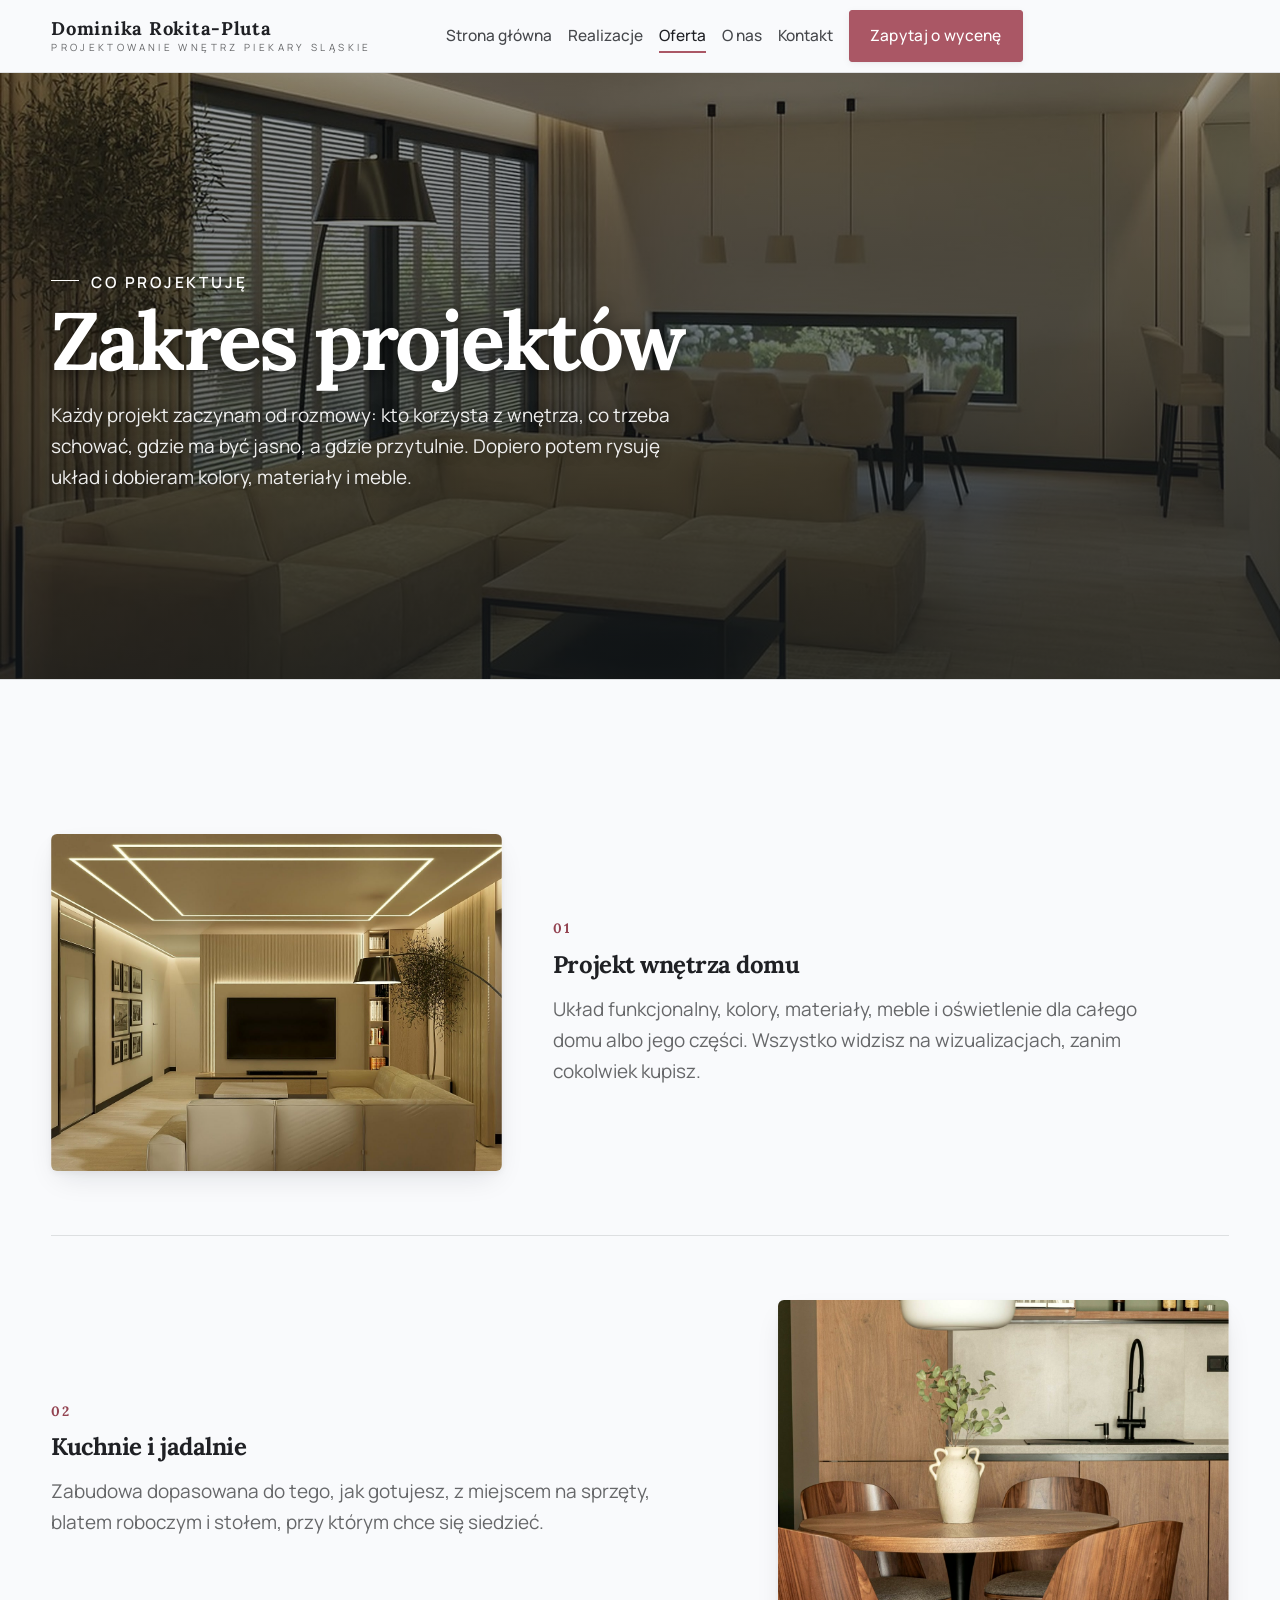
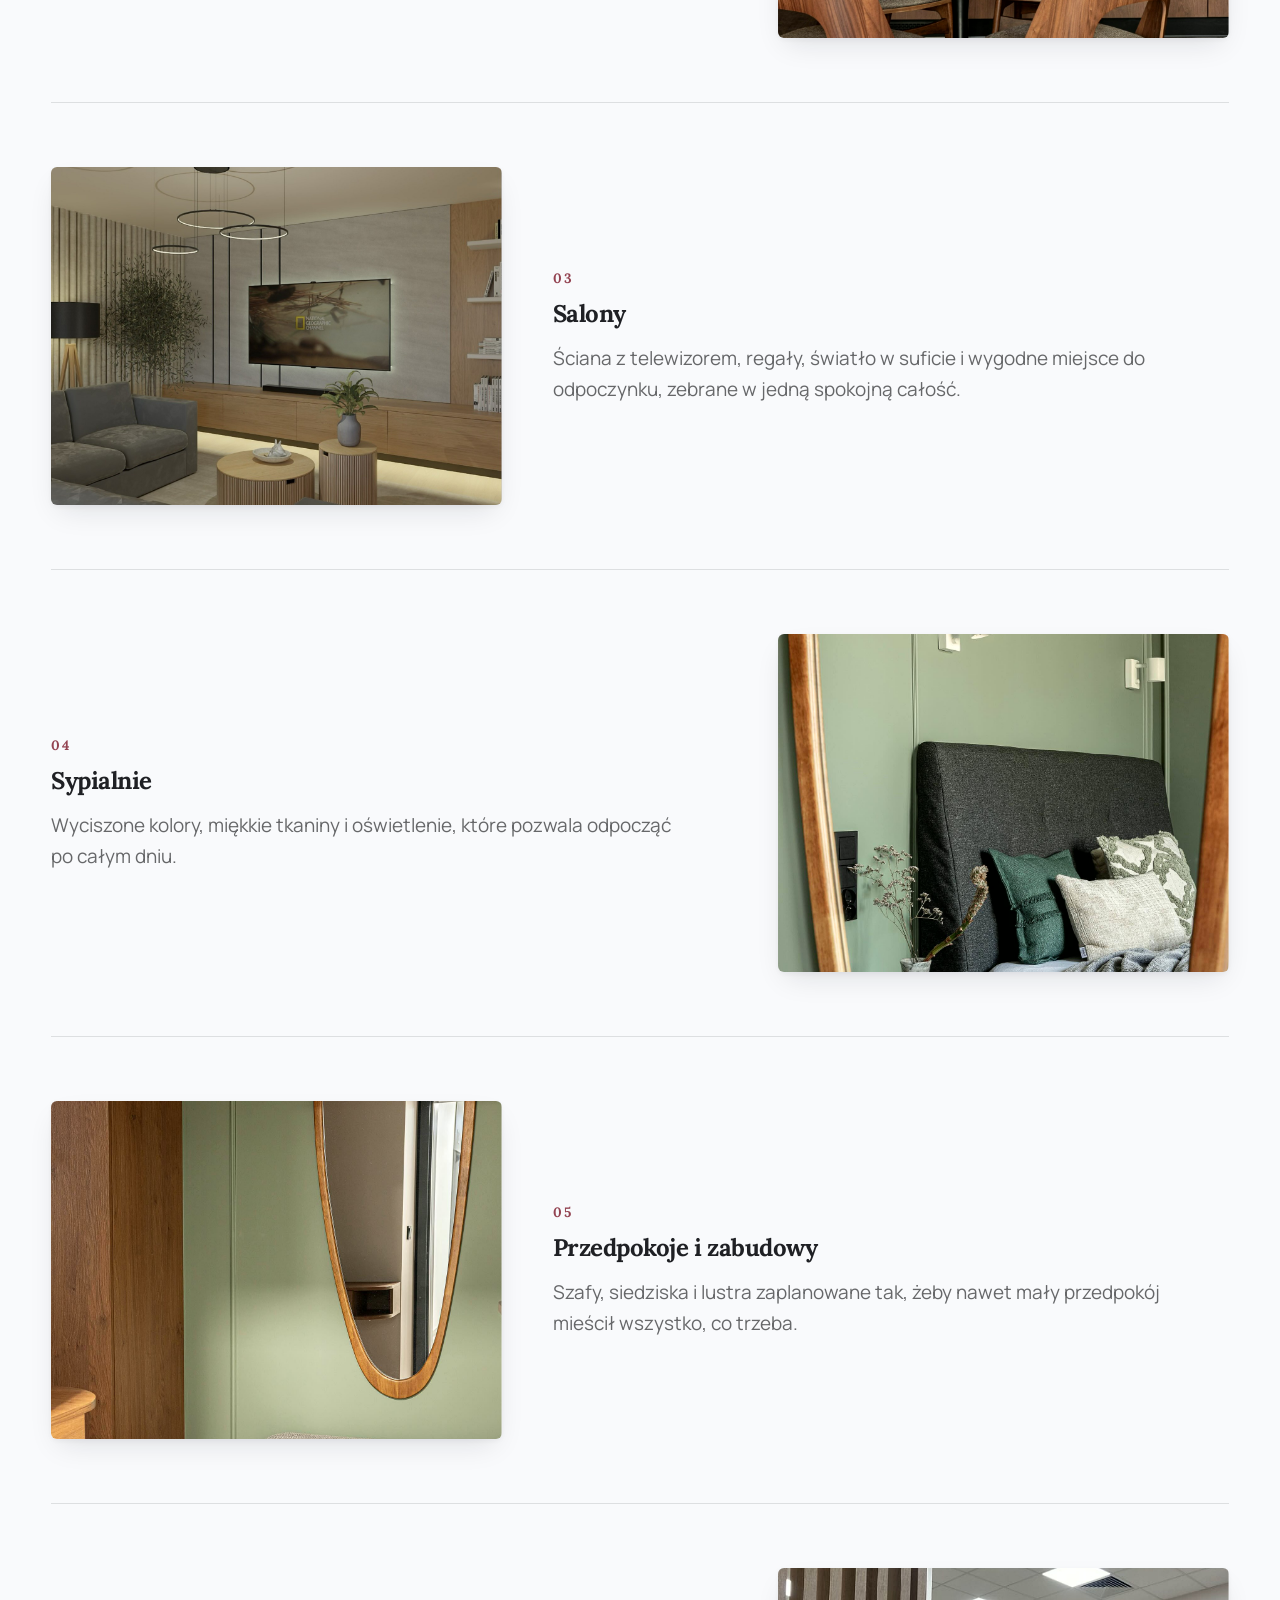
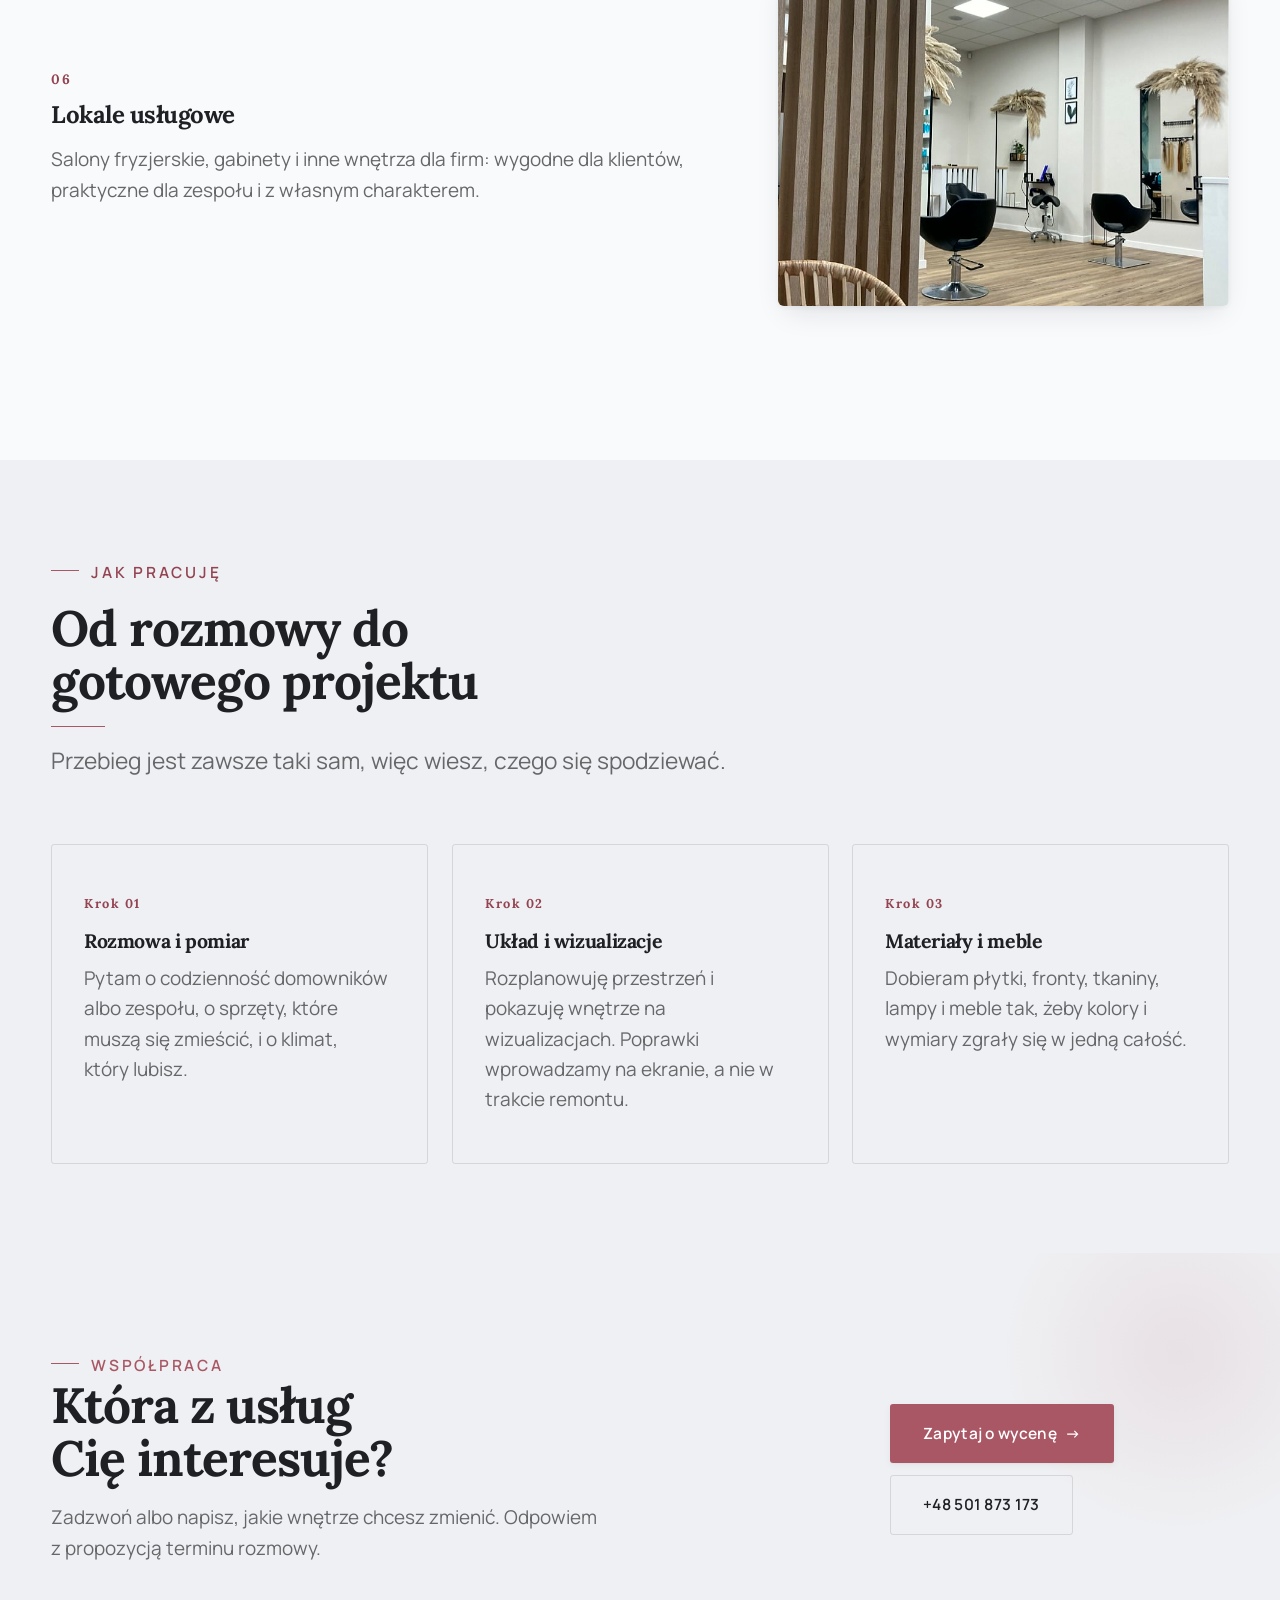
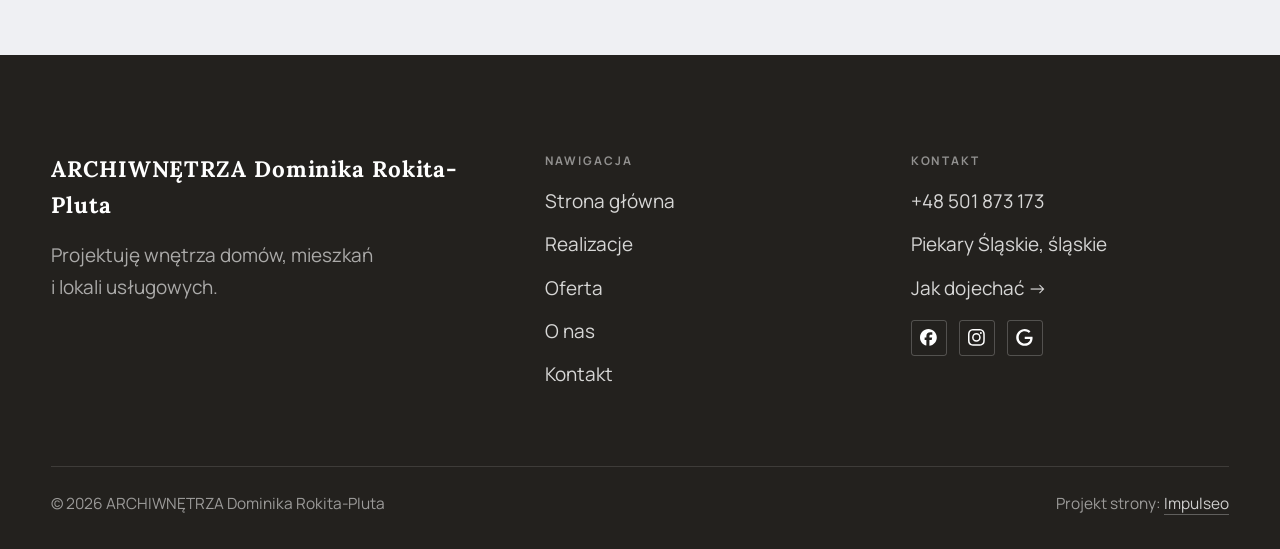
<file: oferta.html>
<!DOCTYPE html>
<html lang="pl">
<head>
<meta charset="UTF-8">
<meta name="viewport" content="width=device-width, initial-scale=1.0">
<title>Oferta - ARCHIWNĘTRZA Dominika Rokita-Pluta</title>
<meta name="description" content="ARCHIWNĘTRZA Dominika Rokita-Pluta - projekty wnętrz domów, mieszkań i lokali usługowych w Piekarach Śląskich i okolicach. Wizualizacje, dobór materiałów i mebli. Telefon 501 873 173.">
<link rel="canonical" href="https://kris20032.github.io/archiwnetrza-dominika-rokita-pluta/oferta.html">
<meta name="robots" content="noindex, nofollow">
<meta property="og:type" content="website">
<meta property="og:locale" content="pl_PL">
<meta property="og:site_name" content="ARCHIWNĘTRZA Dominika Rokita-Pluta">
<meta property="og:title" content="Oferta - ARCHIWNĘTRZA Dominika Rokita-Pluta">
<meta property="og:description" content="ARCHIWNĘTRZA Dominika Rokita-Pluta - projekty wnętrz domów, mieszkań i lokali usługowych w Piekarach Śląskich i okolicach. Wizualizacje, dobór materiałów i mebli. Telefon 501 873 173.">
<meta property="og:url" content="https://kris20032.github.io/archiwnetrza-dominika-rokita-pluta/oferta.html">
<meta property="og:image" content="https://kris20032.github.io/archiwnetrza-dominika-rokita-pluta/img/og.jpg">
<meta property="og:image:width" content="1200">
<meta property="og:image:height" content="630">
<meta name="twitter:card" content="summary_large_image">
<link rel="preconnect" href="https://fonts.googleapis.com">
<link rel="preconnect" href="https://fonts.gstatic.com" crossorigin>
<link href="https://fonts.googleapis.com/css2?family=Lora:wght@500;600;700&family=Manrope:wght@400;500;600&display=swap" rel="stylesheet">
<link rel="stylesheet" href="assets/styles.css?v=d712d87c">
</head>
<body>

<header class="nav">
  <div class="wrap nav-inner">
    <a class="brand" href="index.html"><span class="name">Dominika Rokita-Pluta</span><span class="sub">Projektowanie wnętrz Piekary Śląskie</span></a>
    <nav class="nav-links">
      <a href="index.html">Strona główna</a>
      <a href="realizacje.html">Realizacje</a>
      <a href="oferta.html" class="active" aria-current="page">Oferta</a>
      <a href="o-nas.html">O nas</a>
      <a href="kontakt.html">Kontakt</a>
      <a href="kontakt.html" class="btn btn-accent">Zapytaj o wycenę</a>
    </nav>
    <button class="nav-toggle" aria-label="Menu"><span></span><span></span><span></span></button>
  </div>
</header>

<main>
<section class="pagehead">
  <img src="img/ph4.jpg" alt="ARCHIWNĘTRZA Dominika Rokita-Pluta - Zakres projektów" width="1920" height="1171" decoding="async">
  <div class="wrap">
    <span class="eyebrow">Co projektuję</span>
    <h1>Zakres projektów</h1>
    <p>Każdy projekt zaczynam od rozmowy: kto korzysta z wnętrza, co trzeba schować, gdzie ma być jasno, a gdzie przytulnie. Dopiero potem rysuję układ i dobieram kolory, materiały i meble.</p>
  </div>
</section>
<section>
  <div class="wrap">
    <div class="svc-row reveal">
      <div class="svc-row-art"><img src="img/g3.jpg" alt="Projekt wnętrza domu" loading="lazy" width="1278" height="1022" decoding="async"></div>
      <div>
        <span class="num">01</span>
        <h3>Projekt wnętrza domu</h3>
        <p class="muted">Układ funkcjonalny, kolory, materiały, meble i oświetlenie dla całego domu albo jego części. Wszystko widzisz na wizualizacjach, zanim cokolwiek kupisz.</p>
      </div>
    </div>
    <div class="svc-row rev reveal">
      <div class="svc-row-art"><img src="img/g2.jpg" alt="Kuchnie i jadalnie" loading="lazy" width="1400" height="1896" decoding="async"></div>
      <div>
        <span class="num">02</span>
        <h3>Kuchnie i jadalnie</h3>
        <p class="muted">Zabudowa dopasowana do tego, jak gotujesz, z miejscem na sprzęty, blatem roboczym i stołem, przy którym chce się siedzieć.</p>
      </div>
    </div>
    <div class="svc-row reveal">
      <div class="svc-row-art"><img src="img/g10.jpg" alt="Salony" loading="lazy" width="1316" height="1692" decoding="async"></div>
      <div>
        <span class="num">03</span>
        <h3>Salony</h3>
        <p class="muted">Ściana z telewizorem, regały, światło w suficie i wygodne miejsce do odpoczynku, zebrane w jedną spokojną całość.</p>
      </div>
    </div>
    <div class="svc-row rev reveal">
      <div class="svc-row-art"><img src="img/g5.jpg" alt="Sypialnie" loading="lazy" width="1440" height="1920" decoding="async"></div>
      <div>
        <span class="num">04</span>
        <h3>Sypialnie</h3>
        <p class="muted">Wyciszone kolory, miękkie tkaniny i oświetlenie, które pozwala odpocząć po całym dniu.</p>
      </div>
    </div>
    <div class="svc-row reveal">
      <div class="svc-row-art"><img src="img/g4.jpg" alt="Przedpokoje i zabudowy" loading="lazy" width="1440" height="1920" decoding="async"></div>
      <div>
        <span class="num">05</span>
        <h3>Przedpokoje i zabudowy</h3>
        <p class="muted">Szafy, siedziska i lustra zaplanowane tak, żeby nawet mały przedpokój mieścił wszystko, co trzeba.</p>
      </div>
    </div>
    <div class="svc-row rev reveal">
      <div class="svc-row-art"><img src="img/g9.jpg" alt="Lokale usługowe" loading="lazy" width="750" height="1000" decoding="async"></div>
      <div>
        <span class="num">06</span>
        <h3>Lokale usługowe</h3>
        <p class="muted">Salony fryzjerskie, gabinety i inne wnętrza dla firm: wygodne dla klientów, praktyczne dla zespołu i z własnym charakterem.</p>
      </div>
    </div>
  </div>
</section>
<section class="trust">
  <div class="wrap">
    <div class="head reveal">
      <span class="eyebrow">Jak pracuję</span>
      <h2>Od rozmowy do gotowego projektu</h2>
      <p>Przebieg jest zawsze taki sam, więc wiesz, czego się spodziewać.</p>
    </div>
    <div class="svc-grid">
      <div class="svc reveal"><div class="ic">Krok 01</div><h3>Rozmowa i pomiar</h3><p>Pytam o codzienność domowników albo zespołu, o sprzęty, które muszą się zmieścić, i o klimat, który lubisz.</p></div>
      <div class="svc reveal"><div class="ic">Krok 02</div><h3>Układ i wizualizacje</h3><p>Rozplanowuję przestrzeń i pokazuję wnętrze na wizualizacjach. Poprawki wprowadzamy na ekranie, a nie w trakcie remontu.</p></div>
      <div class="svc reveal"><div class="ic">Krok 03</div><h3>Materiały i meble</h3><p>Dobieram płytki, fronty, tkaniny, lampy i meble tak, żeby kolory i wymiary zgrały się w jedną całość.</p></div>
    </div>
  </div>
</section>
<section class="cta">
  <div class="wrap">
    <div class="reveal">
      <span class="eyebrow">Współpraca</span>
      <h2>Która z usług Cię interesuje?</h2>
      <p>Zadzwoń albo napisz, jakie wnętrze chcesz zmienić. Odpowiem z propozycją terminu rozmowy.</p>
    </div>
    <div class="cta-actions reveal">
      <a href="kontakt.html" class="btn btn-light">Zapytaj o wycenę <span class="arr">→</span></a>
      <a href="tel:+48501873173" class="btn btn-ghost btn-ghost-cta">+48 501 873 173</a>
    </div>
  </div>
</section>
</main>

<footer>
  <div class="wrap">
    <div class="foot-grid">
      <div class="foot-brand">
        <div class="name">ARCHIWNĘTRZA Dominika Rokita-Pluta</div>
        <p>Projektuję wnętrza domów, mieszkań i lokali usługowych.</p>
      </div>
      <div class="foot-col">
        <h4>Nawigacja</h4>
        <a href="index.html">Strona główna</a>
        <a href="realizacje.html">Realizacje</a>
        <a href="oferta.html">Oferta</a>
        <a href="o-nas.html">O nas</a>
        <a href="kontakt.html">Kontakt</a>
      </div>
      <div class="foot-col">
        <h4>Kontakt</h4>
        <a href="tel:+48501873173">+48 501 873 173</a>
        <p>Piekary Śląskie, śląskie</p>
        <a href="https://www.google.com/maps/place/ARCHIWN%C4%98TRZA+Dominika+Rokita-Pluta/@50.3450368,19.0076202,17z/data=!4m6!3m5!1s0x685f4c17124b7d39:0x16e6419e9042452b!8m2!3d50.3450368!4d19.0076202" target="_blank" rel="noopener">Jak dojechać →</a>
      <div class="foot-soc">
        <a class="soc" href="https://www.facebook.com/archiwnetrzadominikarokitapluta/" target="_blank" rel="noopener" aria-label="Facebook - ARCHIWNĘTRZA Dominika Rokita-Pluta"><svg viewBox="0 0 24 24" aria-hidden="true" focusable="false"><path d="M9.101 23.691v-7.98H6.627v-3.667h2.474v-1.58c0-4.085 1.848-5.978 5.858-5.978.401 0 .955.042 1.468.103a8.68 8.68 0 0 1 1.141.195v3.325a8.623 8.623 0 0 0-.653-.036 26.805 26.805 0 0 0-.733-.009c-.707 0-1.259.096-1.675.309a1.686 1.686 0 0 0-.679.622c-.258.42-.374.995-.374 1.752v1.297h3.919l-.386 2.103-.287 1.564h-3.246v8.245C19.396 23.238 24 18.179 24 12.044c0-6.627-5.373-12-12-12s-12 5.373-12 12c0 5.628 3.874 10.35 9.101 11.647Z" fill="currentColor"/></svg></a>
        <a class="soc" href="https://www.instagram.com/archiwnetrza_dominika_rp/" target="_blank" rel="noopener" aria-label="Instagram - ARCHIWNĘTRZA Dominika Rokita-Pluta"><svg viewBox="0 0 24 24" aria-hidden="true" focusable="false"><path d="M7.0301.084c-1.2768.0602-2.1487.264-2.911.5634-.7888.3075-1.4575.72-2.1228 1.3877-.6652.6677-1.075 1.3368-1.3802 2.127-.2954.7638-.4956 1.6365-.552 2.914-.0564 1.2775-.0689 1.6882-.0626 4.947.0062 3.2586.0206 3.6671.0825 4.9473.061 1.2765.264 2.1482.5635 2.9107.308.7889.72 1.4573 1.388 2.1228.6679.6655 1.3365 1.0743 2.1285 1.38.7632.295 1.6361.4961 2.9134.552 1.2773.056 1.6884.069 4.9462.0627 3.2578-.0062 3.668-.0207 4.9478-.0814 1.28-.0607 2.147-.2652 2.9098-.5633.7889-.3086 1.4578-.72 2.1228-1.3881.665-.6682 1.0745-1.3378 1.3795-2.1284.2957-.7632.4966-1.636.552-2.9124.056-1.2809.0692-1.6898.063-4.948-.0063-3.2583-.021-3.6668-.0817-4.9465-.0607-1.2797-.264-2.1487-.5633-2.9117-.3084-.7889-.72-1.4568-1.3876-2.1228C21.2982 1.33 20.628.9208 19.8378.6165 19.074.321 18.2017.1197 16.9244.0645 15.6471.0093 15.236-.005 11.977.0014 8.718.0076 8.31.0215 7.0301.0839m.1402 21.6932c-1.17-.0509-1.8053-.2453-2.2287-.408-.5606-.216-.96-.4771-1.3819-.895-.422-.4178-.6811-.8186-.9-1.378-.1644-.4234-.3624-1.058-.4171-2.228-.0595-1.2645-.072-1.6442-.079-4.848-.007-3.2037.0053-3.583.0607-4.848.05-1.169.2456-1.805.408-2.2282.216-.5613.4762-.96.895-1.3816.4188-.4217.8184-.6814 1.3783-.9003.423-.1651 1.0575-.3614 2.227-.4171 1.2655-.06 1.6447-.072 4.848-.079 3.2033-.007 3.5835.005 4.8495.0608 1.169.0508 1.8053.2445 2.228.408.5608.216.96.4754 1.3816.895.4217.4194.6816.8176.9005 1.3787.1653.4217.3617 1.056.4169 2.2263.0602 1.2655.0739 1.645.0796 4.848.0058 3.203-.0055 3.5834-.061 4.848-.051 1.17-.245 1.8055-.408 2.2294-.216.5604-.4763.96-.8954 1.3814-.419.4215-.8181.6811-1.3783.9-.4224.1649-1.0577.3617-2.2262.4174-1.2656.0595-1.6448.072-4.8493.079-3.2045.007-3.5825-.006-4.848-.0608M16.953 5.5864A1.44 1.44 0 1 0 18.39 4.144a1.44 1.44 0 0 0-1.437 1.4424M5.8385 12.012c.0067 3.4032 2.7706 6.1557 6.173 6.1493 3.4026-.0065 6.157-2.7701 6.1506-6.1733-.0065-3.4032-2.771-6.1565-6.174-6.1498-3.403.0067-6.156 2.771-6.1496 6.1738M8 12.0077a4 4 0 1 1 4.008 3.9921A3.9996 3.9996 0 0 1 8 12.0077" fill="currentColor"/></svg></a>
        <a class="soc" href="https://www.google.com/maps/place/ARCHIWN%C4%98TRZA+Dominika+Rokita-Pluta/@50.3450368,19.0076202,17z/data=!4m6!3m5!1s0x685f4c17124b7d39:0x16e6419e9042452b!8m2!3d50.3450368!4d19.0076202" target="_blank" rel="noopener" aria-label="Google - ARCHIWNĘTRZA Dominika Rokita-Pluta"><svg viewBox="0 0 24 24" aria-hidden="true" focusable="false"><path d="M12.48 10.92v3.28h7.84c-.24 1.84-.853 3.187-1.787 4.133-1.147 1.147-2.933 2.4-6.053 2.4-4.827 0-8.6-3.893-8.6-8.72s3.773-8.72 8.6-8.72c2.6 0 4.507 1.027 5.907 2.347l2.307-2.307C18.747 1.44 16.133 0 12.48 0 5.867 0 .307 5.387.307 12s5.56 12 12.173 12c3.573 0 6.267-1.173 8.373-3.36 2.16-2.16 2.84-5.213 2.84-7.667 0-.76-.053-1.467-.173-2.053H12.48z" fill="currentColor"/></svg></a>
      </div>
      </div>
    </div>
    <div class="foot-bot">
      <span>© 2026 ARCHIWNĘTRZA Dominika Rokita-Pluta</span>
      <span>Projekt strony: <a class="foot-credit" href="https://impulseo.pl" target="_blank" rel="noopener">Impulseo</a></span>
    </div>
  </div>
</footer>
<div class="sticky-reserve"><a class="sr-book" href="kontakt.html">Zapytaj o wycenę</a><a class="sr-call" href="tel:+48501873173" aria-label="Zadzwoń"><svg class="ico-tel" width="16" height="16" viewBox="0 0 24 24" fill="none" aria-hidden="true"><path d="M6.6 10.8a15.5 15.5 0 0 0 6.6 6.6l2.2-2.2a1 1 0 0 1 1-.24 11.4 11.4 0 0 0 3.6.58 1 1 0 0 1 1 1V20a1 1 0 0 1-1 1A17 17 0 0 1 3 4a1 1 0 0 1 1-1h3.5a1 1 0 0 1 1 1c0 1.25.2 2.46.58 3.6a1 1 0 0 1-.25 1l-2.23 2.2Z" fill="currentColor"/></svg></a></div>
<div class="demo-wazne" data-do="2026-10-25" data-cykl="3" hidden><svg class="dw-ico" width="13" height="13" viewBox="0 0 24 24" fill="none" aria-hidden="true"><circle cx="12" cy="12" r="8.6" stroke="currentColor" stroke-width="1.8"/><path d="M12 7.2V12l3.3 2" stroke="currentColor" stroke-width="1.8" stroke-linecap="round"/></svg><span class="dw-txt"></span></div>

<script src="assets/main.js"></script>
</body>
</html>
</file>
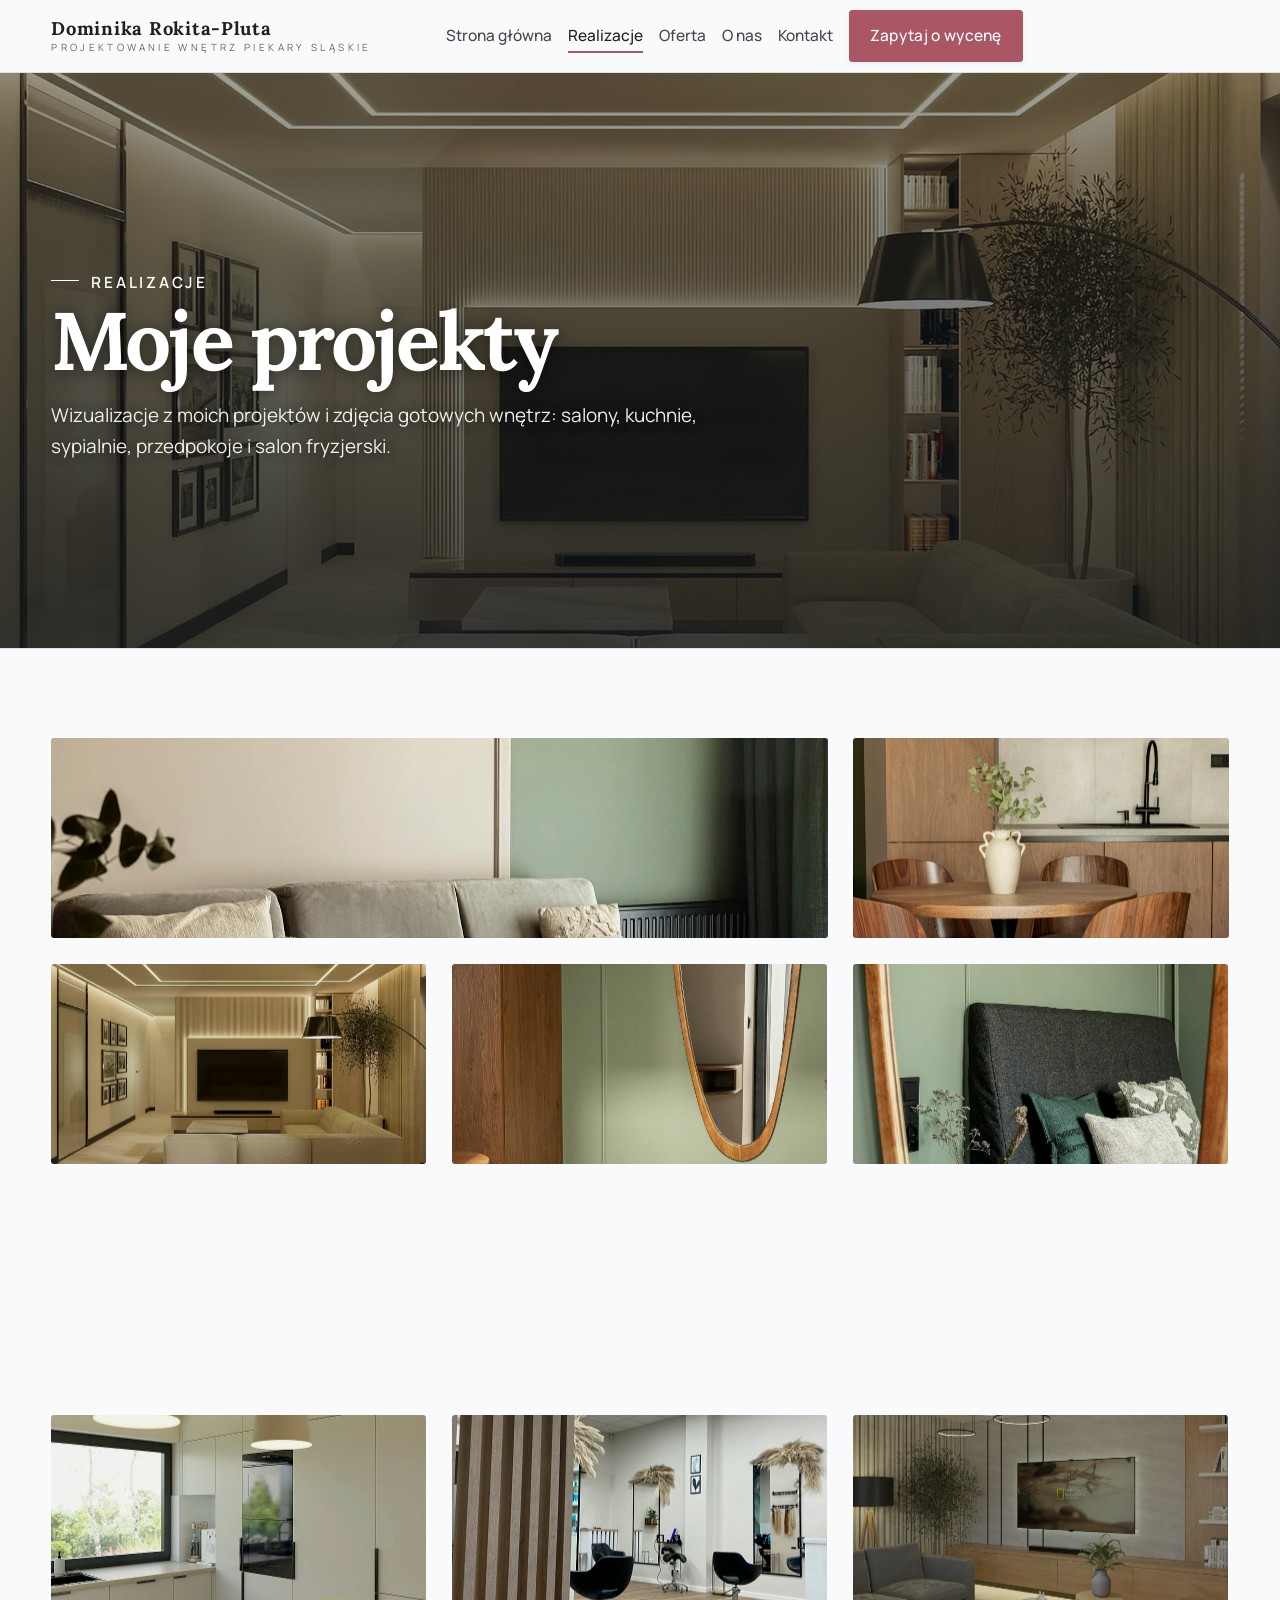
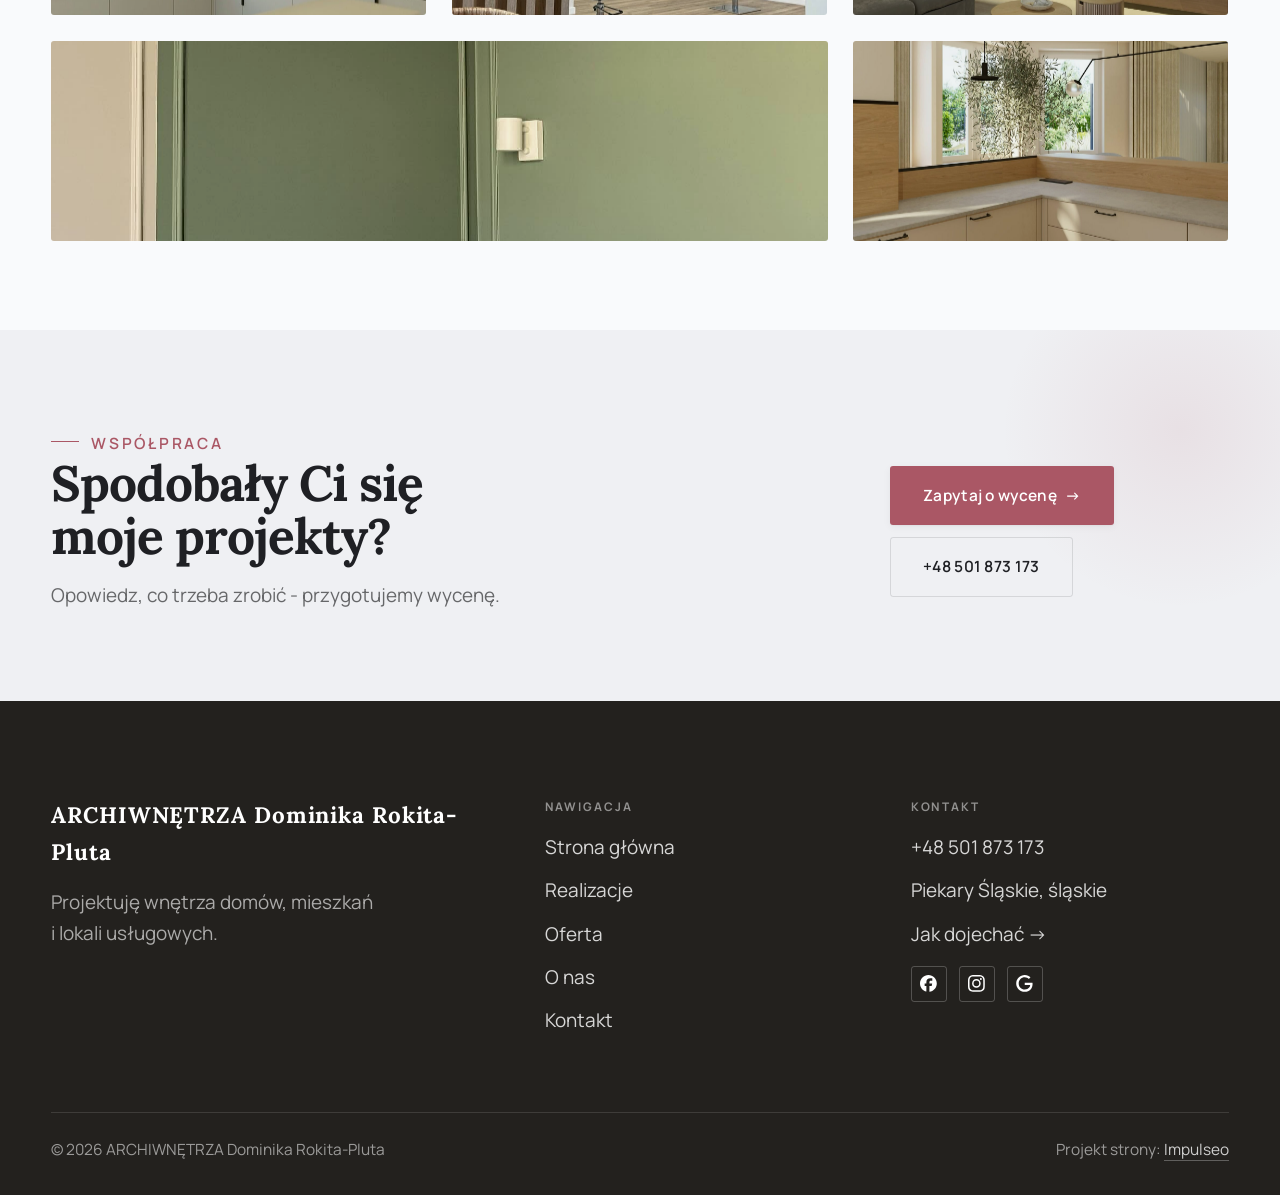
<file: realizacje.html>
<!DOCTYPE html>
<html lang="pl">
<head>
<meta charset="UTF-8">
<meta name="viewport" content="width=device-width, initial-scale=1.0">
<title>Realizacje - ARCHIWNĘTRZA Dominika Rokita-Pluta</title>
<meta name="description" content="Realizacje ARCHIWNĘTRZA Dominika Rokita-Pluta: Salon w zieleni i beżu po realizacji, Jadalnia z drewnianą zabudową, Salon z oświetleniem w suficie - wizualizacja, Przedpokój z lustrem w drewnianej ramie, Sypialnia w zieleni">
<link rel="canonical" href="https://kris20032.github.io/archiwnetrza-dominika-rokita-pluta/realizacje.html">
<meta name="robots" content="noindex, nofollow">
<meta property="og:type" content="website">
<meta property="og:locale" content="pl_PL">
<meta property="og:site_name" content="ARCHIWNĘTRZA Dominika Rokita-Pluta">
<meta property="og:title" content="Realizacje - ARCHIWNĘTRZA Dominika Rokita-Pluta">
<meta property="og:description" content="Realizacje ARCHIWNĘTRZA Dominika Rokita-Pluta: Salon w zieleni i beżu po realizacji, Jadalnia z drewnianą zabudową, Salon z oświetleniem w suficie - wizualizacja, Przedpokój z lustrem w drewnianej ramie, Sypialnia w zieleni">
<meta property="og:url" content="https://kris20032.github.io/archiwnetrza-dominika-rokita-pluta/realizacje.html">
<meta property="og:image" content="https://kris20032.github.io/archiwnetrza-dominika-rokita-pluta/img/og.jpg">
<meta property="og:image:width" content="1200">
<meta property="og:image:height" content="630">
<meta name="twitter:card" content="summary_large_image">
<link rel="preconnect" href="https://fonts.googleapis.com">
<link rel="preconnect" href="https://fonts.gstatic.com" crossorigin>
<link href="https://fonts.googleapis.com/css2?family=Lora:wght@500;600;700&family=Manrope:wght@400;500;600&display=swap" rel="stylesheet">
<link rel="stylesheet" href="assets/styles.css?v=d712d87c">
</head>
<body>

<header class="nav">
  <div class="wrap nav-inner">
    <a class="brand" href="index.html"><span class="name">Dominika Rokita-Pluta</span><span class="sub">Projektowanie wnętrz Piekary Śląskie</span></a>
    <nav class="nav-links">
      <a href="index.html">Strona główna</a>
      <a href="realizacje.html" class="active" aria-current="page">Realizacje</a>
      <a href="oferta.html">Oferta</a>
      <a href="o-nas.html">O nas</a>
      <a href="kontakt.html">Kontakt</a>
      <a href="kontakt.html" class="btn btn-accent">Zapytaj o wycenę</a>
    </nav>
    <button class="nav-toggle" aria-label="Menu"><span></span><span></span><span></span></button>
  </div>
</header>

<main>
<section class="pagehead">
  <img src="img/ph1.jpg" alt="ARCHIWNĘTRZA Dominika Rokita-Pluta - Nasze prace">
  <div class="wrap">
    <span class="eyebrow">Realizacje</span>
    <h1>Moje projekty</h1>
    <p>Wizualizacje z moich projektów i zdjęcia gotowych wnętrz: salony, kuchnie, sypialnie, przedpokoje i salon fryzjerski.</p>
  </div>
</section>
<section>
  <div class="wrap">
    <div class="gallery">
      <div class="tile t-two3 reveal"><img src="img/g1.jpg" alt="ARCHIWNĘTRZA Dominika Rokita-Pluta" loading="lazy" width="1440" height="1920" decoding="async"></div>
      <div class="tile t-third reveal"><img src="img/g2.jpg" alt="ARCHIWNĘTRZA Dominika Rokita-Pluta" loading="lazy" width="1400" height="1896" decoding="async"></div>
      <div class="tile t-third reveal"><img src="img/g3.jpg" alt="ARCHIWNĘTRZA Dominika Rokita-Pluta" loading="lazy" width="1278" height="1022" decoding="async"></div>
      <div class="tile t-third reveal"><img src="img/g4.jpg" alt="ARCHIWNĘTRZA Dominika Rokita-Pluta" loading="lazy" width="1440" height="1920" decoding="async"></div>
      <div class="tile t-third reveal"><img src="img/g5.jpg" alt="ARCHIWNĘTRZA Dominika Rokita-Pluta" loading="lazy" width="1440" height="1920" decoding="async"></div>
      <div class="tile t-third reveal"><img src="img/g6.jpg" alt="ARCHIWNĘTRZA Dominika Rokita-Pluta" loading="lazy" width="1066" height="1421" decoding="async"></div>
      <div class="tile t-two3 reveal"><img src="img/g7.jpg" alt="ARCHIWNĘTRZA Dominika Rokita-Pluta" loading="lazy" width="1376" height="1878" decoding="async"></div>
      <div class="tile t-third reveal"><img src="img/g8.jpg" alt="ARCHIWNĘTRZA Dominika Rokita-Pluta" loading="lazy" width="750" height="925" decoding="async"></div>
      <div class="tile t-third reveal"><img src="img/g9.jpg" alt="ARCHIWNĘTRZA Dominika Rokita-Pluta" loading="lazy" width="750" height="1000" decoding="async"></div>
      <div class="tile t-third reveal"><img src="img/g10.jpg" alt="ARCHIWNĘTRZA Dominika Rokita-Pluta" loading="lazy" width="1316" height="1692" decoding="async"></div>
      <div class="tile t-two3 reveal"><img src="img/g11.jpg" alt="ARCHIWNĘTRZA Dominika Rokita-Pluta" loading="lazy" width="1440" height="1920" decoding="async"></div>
      <div class="tile t-third reveal"><img src="img/g12.jpg" alt="ARCHIWNĘTRZA Dominika Rokita-Pluta" loading="lazy" width="1440" height="1800" decoding="async"></div>
    </div>
  </div>
</section>
<section class="cta">
  <div class="wrap">
    <div class="reveal">
      <span class="eyebrow">Współpraca</span>
      <h2>Spodobały Ci się moje projekty?</h2>
      <p>Opowiedz, co trzeba zrobić - przygotujemy wycenę.</p>
    </div>
    <div class="cta-actions reveal">
      <a href="kontakt.html" class="btn btn-light">Zapytaj o wycenę <span class="arr">→</span></a>
      <a href="tel:+48501873173" class="btn btn-ghost btn-ghost-cta">+48 501 873 173</a>
    </div>
  </div>
</section>
</main>

<footer>
  <div class="wrap">
    <div class="foot-grid">
      <div class="foot-brand">
        <div class="name">ARCHIWNĘTRZA Dominika Rokita-Pluta</div>
        <p>Projektuję wnętrza domów, mieszkań i lokali usługowych.</p>
      </div>
      <div class="foot-col">
        <h4>Nawigacja</h4>
        <a href="index.html">Strona główna</a>
        <a href="realizacje.html">Realizacje</a>
        <a href="oferta.html">Oferta</a>
        <a href="o-nas.html">O nas</a>
        <a href="kontakt.html">Kontakt</a>
      </div>
      <div class="foot-col">
        <h4>Kontakt</h4>
        <a href="tel:+48501873173">+48 501 873 173</a>
        <p>Piekary Śląskie, śląskie</p>
        <a href="https://www.google.com/maps/place/ARCHIWN%C4%98TRZA+Dominika+Rokita-Pluta/@50.3450368,19.0076202,17z/data=!4m6!3m5!1s0x685f4c17124b7d39:0x16e6419e9042452b!8m2!3d50.3450368!4d19.0076202" target="_blank" rel="noopener">Jak dojechać →</a>
      <div class="foot-soc">
        <a class="soc" href="https://www.facebook.com/archiwnetrzadominikarokitapluta/" target="_blank" rel="noopener" aria-label="Facebook - ARCHIWNĘTRZA Dominika Rokita-Pluta"><svg viewBox="0 0 24 24" aria-hidden="true" focusable="false"><path d="M9.101 23.691v-7.98H6.627v-3.667h2.474v-1.58c0-4.085 1.848-5.978 5.858-5.978.401 0 .955.042 1.468.103a8.68 8.68 0 0 1 1.141.195v3.325a8.623 8.623 0 0 0-.653-.036 26.805 26.805 0 0 0-.733-.009c-.707 0-1.259.096-1.675.309a1.686 1.686 0 0 0-.679.622c-.258.42-.374.995-.374 1.752v1.297h3.919l-.386 2.103-.287 1.564h-3.246v8.245C19.396 23.238 24 18.179 24 12.044c0-6.627-5.373-12-12-12s-12 5.373-12 12c0 5.628 3.874 10.35 9.101 11.647Z" fill="currentColor"/></svg></a>
        <a class="soc" href="https://www.instagram.com/archiwnetrza_dominika_rp/" target="_blank" rel="noopener" aria-label="Instagram - ARCHIWNĘTRZA Dominika Rokita-Pluta"><svg viewBox="0 0 24 24" aria-hidden="true" focusable="false"><path d="M7.0301.084c-1.2768.0602-2.1487.264-2.911.5634-.7888.3075-1.4575.72-2.1228 1.3877-.6652.6677-1.075 1.3368-1.3802 2.127-.2954.7638-.4956 1.6365-.552 2.914-.0564 1.2775-.0689 1.6882-.0626 4.947.0062 3.2586.0206 3.6671.0825 4.9473.061 1.2765.264 2.1482.5635 2.9107.308.7889.72 1.4573 1.388 2.1228.6679.6655 1.3365 1.0743 2.1285 1.38.7632.295 1.6361.4961 2.9134.552 1.2773.056 1.6884.069 4.9462.0627 3.2578-.0062 3.668-.0207 4.9478-.0814 1.28-.0607 2.147-.2652 2.9098-.5633.7889-.3086 1.4578-.72 2.1228-1.3881.665-.6682 1.0745-1.3378 1.3795-2.1284.2957-.7632.4966-1.636.552-2.9124.056-1.2809.0692-1.6898.063-4.948-.0063-3.2583-.021-3.6668-.0817-4.9465-.0607-1.2797-.264-2.1487-.5633-2.9117-.3084-.7889-.72-1.4568-1.3876-2.1228C21.2982 1.33 20.628.9208 19.8378.6165 19.074.321 18.2017.1197 16.9244.0645 15.6471.0093 15.236-.005 11.977.0014 8.718.0076 8.31.0215 7.0301.0839m.1402 21.6932c-1.17-.0509-1.8053-.2453-2.2287-.408-.5606-.216-.96-.4771-1.3819-.895-.422-.4178-.6811-.8186-.9-1.378-.1644-.4234-.3624-1.058-.4171-2.228-.0595-1.2645-.072-1.6442-.079-4.848-.007-3.2037.0053-3.583.0607-4.848.05-1.169.2456-1.805.408-2.2282.216-.5613.4762-.96.895-1.3816.4188-.4217.8184-.6814 1.3783-.9003.423-.1651 1.0575-.3614 2.227-.4171 1.2655-.06 1.6447-.072 4.848-.079 3.2033-.007 3.5835.005 4.8495.0608 1.169.0508 1.8053.2445 2.228.408.5608.216.96.4754 1.3816.895.4217.4194.6816.8176.9005 1.3787.1653.4217.3617 1.056.4169 2.2263.0602 1.2655.0739 1.645.0796 4.848.0058 3.203-.0055 3.5834-.061 4.848-.051 1.17-.245 1.8055-.408 2.2294-.216.5604-.4763.96-.8954 1.3814-.419.4215-.8181.6811-1.3783.9-.4224.1649-1.0577.3617-2.2262.4174-1.2656.0595-1.6448.072-4.8493.079-3.2045.007-3.5825-.006-4.848-.0608M16.953 5.5864A1.44 1.44 0 1 0 18.39 4.144a1.44 1.44 0 0 0-1.437 1.4424M5.8385 12.012c.0067 3.4032 2.7706 6.1557 6.173 6.1493 3.4026-.0065 6.157-2.7701 6.1506-6.1733-.0065-3.4032-2.771-6.1565-6.174-6.1498-3.403.0067-6.156 2.771-6.1496 6.1738M8 12.0077a4 4 0 1 1 4.008 3.9921A3.9996 3.9996 0 0 1 8 12.0077" fill="currentColor"/></svg></a>
        <a class="soc" href="https://www.google.com/maps/place/ARCHIWN%C4%98TRZA+Dominika+Rokita-Pluta/@50.3450368,19.0076202,17z/data=!4m6!3m5!1s0x685f4c17124b7d39:0x16e6419e9042452b!8m2!3d50.3450368!4d19.0076202" target="_blank" rel="noopener" aria-label="Google - ARCHIWNĘTRZA Dominika Rokita-Pluta"><svg viewBox="0 0 24 24" aria-hidden="true" focusable="false"><path d="M12.48 10.92v3.28h7.84c-.24 1.84-.853 3.187-1.787 4.133-1.147 1.147-2.933 2.4-6.053 2.4-4.827 0-8.6-3.893-8.6-8.72s3.773-8.72 8.6-8.72c2.6 0 4.507 1.027 5.907 2.347l2.307-2.307C18.747 1.44 16.133 0 12.48 0 5.867 0 .307 5.387.307 12s5.56 12 12.173 12c3.573 0 6.267-1.173 8.373-3.36 2.16-2.16 2.84-5.213 2.84-7.667 0-.76-.053-1.467-.173-2.053H12.48z" fill="currentColor"/></svg></a>
      </div>
      </div>
    </div>
    <div class="foot-bot">
      <span>© 2026 ARCHIWNĘTRZA Dominika Rokita-Pluta</span>
      <span>Projekt strony: <a class="foot-credit" href="https://impulseo.pl" target="_blank" rel="noopener">Impulseo</a></span>
    </div>
  </div>
</footer>
<div class="sticky-reserve"><a class="sr-book" href="kontakt.html">Zapytaj o wycenę</a><a class="sr-call" href="tel:+48501873173" aria-label="Zadzwoń"><svg class="ico-tel" width="16" height="16" viewBox="0 0 24 24" fill="none" aria-hidden="true"><path d="M6.6 10.8a15.5 15.5 0 0 0 6.6 6.6l2.2-2.2a1 1 0 0 1 1-.24 11.4 11.4 0 0 0 3.6.58 1 1 0 0 1 1 1V20a1 1 0 0 1-1 1A17 17 0 0 1 3 4a1 1 0 0 1 1-1h3.5a1 1 0 0 1 1 1c0 1.25.2 2.46.58 3.6a1 1 0 0 1-.25 1l-2.23 2.2Z" fill="currentColor"/></svg></a></div>
<div class="demo-wazne" data-do="2026-10-25" data-cykl="3" hidden><svg class="dw-ico" width="13" height="13" viewBox="0 0 24 24" fill="none" aria-hidden="true"><circle cx="12" cy="12" r="8.6" stroke="currentColor" stroke-width="1.8"/><path d="M12 7.2V12l3.3 2" stroke="currentColor" stroke-width="1.8" stroke-linecap="round"/></svg><span class="dw-txt"></span></div>

<script src="assets/main.js"></script>
</body>
</html>
</file>
<file: assets/styles.css>
/* ============================================================
   STOLBASZ — premium, architektoniczny B2B fit-out
   Jasna paleta, zero brązu. System wg premium-web-craft.
   Projekt strony: Impulseo (impulseo.pl)
   ============================================================ */

:root{
  /* PALETA — jasna, architektoniczna, chłodna */
  --paper:#F3F1EC;          /* główne tło */
  --paper-2:#E6E3DB;        /* sekcje alternatywne (chłodny jasny szary) */
  --paper-3:#E6E3DB;        /* delikatne wypełnienia */
  --ink:#23211E;            /* tekst główny — chłodny grafit */
  --ink-soft:#43403A;       /* nagłówki drugorzędne */
  --muted:#87837A;          /* tekst poboczny */
  --line:rgba(35,33,30,.12);/* hairline */
  --accent:#8A6B3C;         /* stonowany petrol-slate — jedyny akcent */
  --accent-d:#6E5430;
  --accent-soft:rgba(138,107,60,.10);
  --dark:#23211E;           /* sekcje ciemne (stopka/CTA) */

  /* HOVER ZDJĘĆ — JEDEN standard dla całego silnika (decyzja K. 04.08.2026, artefakt z wariantami).
     AKTUALNE (K.+Szymon 09.08.2026, wybór z artefaktu 6 wariantów): zoom 1.05 przy 1.4s -
     przy tak długim czasie mocniejszy kadr NIE skacze, tylko „oddycha". Poprzedni standard
     (1.02 / .55s z 04.08) odbierany jako dynamiczny i szybki.
     Spoczynek lekko przygaszony, ale TYLKO tam, gdzie jest mysz (@media hover:hover) —
     na telefonie zdjęcia zostają w pełnej jasności. */
  --img-zoom:1.05;                   /* K.+Szymon 09.08: wariant F z artefaktu porównawczego */
  --img-rest:brightness(.95) saturate(.99);
  --img-hot:brightness(1.06) saturate(1.05);
  --img-dur:1.4s;                    /* K.+Szymon 09.08 (wariant F): powoli = elegancko */
  --img-ease:cubic-bezier(.16,.84,.44,1);  /* miękki ogon, efekt „oddychania" */

  /* ODSTĘPY — skala 4/8 */
  --space-1:4px; --space-2:8px; --space-3:12px; --space-4:16px; --space-5:24px;
  --space-6:32px; --space-7:48px; --space-8:64px; --space-9:96px; --space-10:128px;

  /* TYPOGRAFIA — fluid clamp() (skala podbita 16.07.2026: większe, czytelniejsze litery — uwaga Adama) */
  --text-sm:clamp(.9rem,.87rem + .12vw,1rem);
  --text-base:clamp(1.08rem,1.04rem + .18vw,1.2rem);
  --text-lg:clamp(1.24rem,1.15rem + .34vw,1.44rem);
  --text-h3:clamp(1.34rem,1.22rem + .55vw,1.66rem);
  --text-h2:clamp(2.1rem,1.66rem + 2.1vw,3.1rem);
  --text-h1:clamp(2.9rem,2.1rem + 4vw,5.1rem);

  /* PROMIENIE — architektoniczne, raczej ostre */
  --r-sm:3px; --r-md:6px; --r-lg:10px;

  /* RUCH */
  --ease:cubic-bezier(.25,.46,.45,.94); --dur:.24s;

  /* CIENIE — miękkie, warstwowe */
  --sh-sm:0 1px 2px rgba(16,24,32,.04), 0 2px 8px rgba(16,24,32,.05);
  --sh-md:0 2px 6px rgba(16,24,32,.05), 0 12px 28px -8px rgba(16,24,32,.12);
  --sh-lg:0 6px 14px rgba(16,24,32,.07), 0 26px 56px -18px rgba(16,24,32,.22);

  --hairline:1px solid var(--line);

  --font-display:'Lora',serif;
  --font-body:'Manrope',sans-serif;
}

*{box-sizing:border-box;margin:0;padding:0}
html{scroll-behavior:smooth}
body{
  font-family:var(--font-body);
  font-size:var(--text-base);
  line-height:1.65;
  color:var(--ink);
  background:var(--paper);
  -webkit-font-smoothing:antialiased;
  text-rendering:optimizeLegibility;
}
img{max-width:100%;height:auto;display:block}  /* height:auto = width/height z atrybutów trzyma proporcje (TOP#12) */
a{color:inherit;text-decoration:none}

.wrap{width:min(92%,1180px);margin-inline:auto}
section{padding-block:clamp(52px,6.5vw,96px)}

h1,h2,h3{font-family:var(--font-display);font-weight:700;line-height:1.08;letter-spacing:-.02em;color:var(--ink)}
h1{font-size:var(--text-h1);letter-spacing:-.035em}
h2{font-size:var(--text-h2);letter-spacing:-.025em}
h3{font-size:var(--text-h3)}
/* MIARA — długość wiersza. WCAG 2.2 SC 1.4.8: max 80 znaków; Butterick: 45–90.
   68ch daje realnie 72–78 znaków polskiego tekstu, czyli z zapasem pod granicą.
   Wcześniej limit miał TYLKO <p> — <li>, <blockquote> i <dd> nie miały żadnego,
   i to jedyny powód, dla którego 23 bloki na dwóch oddanych stronach jadą po
   83–106 znaków w wierszu (pomiar 07.08.2026, bramka `miara`).
   ⚠️ Listy i definicje ograniczamy TYLKO bez klasy: `ul`/`ol` z klasą to u nas
   układ (siatki kafli, menu), a nie tekst ciągły — tam miarę wyznacza układ. */
/* 60ch, nie 68ch (K. 10.08): po zmianie fontów na węższe kroje (DM Sans i spółka)
   w 68ch mieściło się ~90 znaków - bramka pikselowa słusznie zgłaszała przekroczenie
   granicy 80. Pomiar na żywej przeglądarce: 60ch = 90 znaków, 53ch = ~78 znaków, czyli normę WCAG 1.4.8. */
:root{ --miara:53ch }
p{max-width:min(100%,var(--miara))}
blockquote,
ul:not([class])>li, ol:not([class])>li,
dl:not([class])>dd{max-width:min(100%,var(--miara))}

/* ⚠️ Świadomie BEZ wyjątku `.tile p,.card p,.svc p{max-width:none}`, choć nasuwa się sam:
   te akapity BYŁY już ograniczone (stare `p{max-width:65ch}`), więc „wyjątek" nie odblokowałby
   niczego nowego — tylko ROZLUŹNIŁ stan sprzed zmiany na wszystkich demach naraz.
   `figcaption` żadna z reguł wyżej nie dotyczy, więc też nie potrzebuje zwolnienia. */

/* ŁAMANIE. `balance` wyrównuje długości wierszy w nagłówku, `pretty` pilnuje ostatniego
   wiersza akapitu, żeby nie został w nim jeden wyraz. Obsługiwane od Chrome 117 /
   Safari 17.5; starsze przeglądarki po prostu ignorują tę własność.
   `text-wrap:pretty` nie występowało dotąd ANI RAZ w silniku ani w repo klientów. */
h1,h2,h3,.lead,.lede{text-wrap:balance}
p,li,blockquote,dd{text-wrap:pretty}

.eyebrow{
  font-family:var(--font-body);
  font-size:var(--text-sm);
  font-weight:600;
  letter-spacing:.18em;
  text-transform:uppercase;
  color:var(--accent);
  display:inline-flex;align-items:center;gap:var(--space-3);
}
/* flex:none + margin-top = kreska trzyma się PIERWSZEJ linii. Wcześniej align-items:center
   centrowało ją względem całego bloku i przy zawinięciu (długi kicker typu
   „…WNĘTRZ · LESZNO · OD 2019") druga linia lądowała z brzydkim wcięciem. */
.eyebrow{align-items:flex-start}
.eyebrow>*,.eyebrow{text-wrap:balance}   /* dlugi kicker lamal sie na sierote typu samo „2019" w drugiej linii */
.eyebrow::before{content:"";width:28px;height:1px;background:var(--accent);display:inline-block;flex:none;margin-top:.62em}

.muted{color:var(--muted)}
.lead{font-size:var(--text-lg);line-height:1.55;color:var(--ink-soft);max-width:50ch}

/* ---------- BUTTONS ---------- */
.btn{
  display:inline-flex;align-items:center;gap:var(--space-2);
  font-weight:600;font-size:var(--text-sm);letter-spacing:.02em;
  padding:var(--space-4) var(--space-6);
  border-radius:var(--r-sm);
  transition:transform var(--dur) var(--ease),box-shadow var(--dur) var(--ease),background var(--dur) var(--ease);
  cursor:pointer;border:1px solid transparent;
}
.btn-accent{background:var(--accent);color:#fff;box-shadow:var(--sh-sm)}
.btn-accent:hover{background:var(--accent-d);transform:translateY(-2px);box-shadow:var(--sh-md)}
.btn-accent:active{transform:translateY(0);box-shadow:var(--sh-sm)}
.btn-ghost{background:transparent;color:var(--ink);border-color:var(--line)}
.btn-ghost:hover{border-color:var(--accent);color:var(--accent);transform:translateY(-2px)}
.btn-light{background:#fff;color:var(--ink);box-shadow:var(--sh-sm)}
.btn-light:hover{transform:translateY(-2px);box-shadow:var(--sh-md)}
.btn .arr{transition:transform var(--dur) var(--ease)}
.btn:hover .arr{transform:translateX(4px)}

/* ---------- NAV ---------- */
.nav{
  position:sticky;top:0;z-index:50;
  background:color-mix(in srgb,var(--paper) 88%,transparent);
  backdrop-filter:saturate(140%) blur(10px);
  border-bottom:var(--hairline);
}
.nav-inner{display:flex;align-items:center;justify-content:space-between;gap:var(--space-5);height:72px}
/* ANTY-NACHODZENIE (K. 05.08.2026): długa nazwa firmy + przycisk z pełnym numerem nie mieściły się w pasku
   i flex ściskał linki PONIŻEJ ich treści - "Kontakt" wchodził na ramkę "Zadzwoń +48 ...". Teraz ustępuje
   nazwa marki (skrót wielokropkiem), a menu i przycisk nigdy się nie kurczą ani nie zachodzą na siebie. */
.brand{display:flex;flex-direction:column;line-height:1;min-width:0;flex:0 1 auto}
.brand .name{font-family:var(--font-display);font-weight:800;font-size:1.35rem;letter-spacing:.04em;white-space:nowrap;overflow:hidden;text-overflow:ellipsis}
.brand .sub{font-size:.62rem;letter-spacing:.34em;text-transform:uppercase;color:var(--muted);margin-top:5px;white-space:nowrap;overflow:hidden;text-overflow:ellipsis}
.nav-links{display:flex;align-items:center;gap:var(--space-6);flex:0 0 auto}
.nav-links a{font-size:var(--text-sm);font-weight:500;color:var(--ink-soft);position:relative;padding-block:4px;white-space:nowrap;transition:color var(--dur) var(--ease)}
.nav-links a::after{content:"";position:absolute;left:0;bottom:0;width:0;height:1.5px;background:var(--accent);transition:width var(--dur) var(--ease)}
.nav-links a:hover,.nav-links a.active{color:var(--ink)}
.nav-links a:hover::after,.nav-links a.active::after{width:100%}
.nav-links .btn{padding:var(--space-2) var(--space-5)}
/* przyciski w nav: właściwy kolor (przebij .nav-links a) + bez podkreślenia */
.nav-links a.btn-accent{color:#fff}
.nav-links a.btn-ghost,.nav-links a.btn-light{color:var(--ink)}
/* CTA w pasku: NIE podkreślenie spod linków menu, ale ten sam przelatujący błysk,
   co na wszystkich innych przyciskach (zgłoszenie K. 13.08.2026 - „na hero jest efekt
   światła przechodzącego przez przycisk, na navbarze go nie ma, a mają być identyczne").
   Reguła `.nav-links a::after` jest silniejsza od `.btn::after`, więc trzeba jej
   geometrię wyzerować i wpisać połysk z nazwy - samo `display:none` gasiło efekt. */
.nav-links a.btn::after{
  display:block;content:"";position:absolute;inset:0;z-index:-1;pointer-events:none;
  width:auto;height:auto;border-radius:inherit;   /* kasuje geometrię podkreślenia (width:0;height:1.5px) */
  background:linear-gradient(100deg,transparent 32%,rgba(255,255,255,.20) 50%,transparent 68%);
  translate:-120% 0}
@media (prefers-reduced-motion:no-preference){
  .nav-links a.btn:hover::after{translate:120% 0;transition:translate .75s var(--mt-ease,cubic-bezier(.16,.84,.44,1))}
}
.nav-toggle{display:none;background:none;border:none;cursor:pointer;flex-direction:column;gap:5px;padding:8px}
.nav-toggle span{width:24px;height:2px;background:var(--ink);transition:var(--dur)}
/* Ciasny zakres MIĘDZY menu mobilnym a pełnym pulpitem: zbijamy odstępy i nazwę marki,
   żeby wszystko zmieściło się naturalnie, zanim w ogóle dojdzie do skracania wielokropkiem. */
@media(max-width:1280px) and (min-width:921px){
  .nav-links{gap:var(--space-4)}
  .nav-links .btn{padding:var(--space-2) var(--space-4)}
  .brand .name{font-size:1.15rem}
}

/* ---------- HERO (split) ---------- */
.hero{position:relative;overflow:hidden;border-bottom:var(--hairline)}
.hero-grid{display:grid;grid-template-columns:1.05fr .95fr;gap:clamp(24px,4vw,60px);align-items:center;
  padding-block:clamp(36px,4.5vw,64px)}
.hero-copy .eyebrow{margin-bottom:var(--space-5)}
.hero-copy h1{margin-bottom:var(--space-5)}
.hero-copy .lead{margin-bottom:var(--space-7)}
.hero-actions{display:flex;flex-wrap:wrap;gap:var(--space-4)}
.hero-art{position:relative;aspect-ratio:4/3;border-radius:var(--r-lg);overflow:hidden;box-shadow:var(--sh-lg)}
.hero-art img{width:100%;height:100%;object-fit:cover}
.hero-art::after{content:"";position:absolute;inset:0;background:linear-gradient(180deg,transparent 55%,rgba(18,24,28,.28))}
.hero-badge{position:absolute;left:var(--space-5);bottom:var(--space-5);z-index:2;
  background:rgba(252,252,251,.94);backdrop-filter:blur(4px);
  border-radius:var(--r-md);padding:var(--space-4) var(--space-5);box-shadow:var(--sh-md);max-width:78%}
.hero-badge strong{display:block;font-family:var(--font-display);font-size:1rem;letter-spacing:-.01em}
.hero-badge span{font-size:var(--text-sm);color:var(--muted)}

/* ---------- HERO duży / kinowy (strona główna) ---------- */
.hero-cine{position:relative;min-height:clamp(560px,82vh,840px);min-height:clamp(560px,82svh,840px);display:flex;align-items:center;overflow:hidden;border-bottom:var(--hairline)}
.hero-cine>img{position:absolute;inset:0;width:100%;height:100%;object-fit:cover;z-index:0}
.hero-cine::after{content:"";position:absolute;inset:0;z-index:1;
  background:linear-gradient(95deg,rgba(13,18,23,.86) 0%,rgba(13,18,23,.64) 32%,rgba(13,18,23,.24) 62%,rgba(13,18,23,.04) 100%)}
.hero-cine .wrap{position:relative;z-index:2;padding-block:var(--space-8)}
.hero-cine .hero-copy{max-width:660px}
.hero-cine .eyebrow{color:#fff;margin-bottom:var(--space-5)}
.hero-cine .eyebrow::before{background:#fff}
.hero-cine h1{color:#fff;margin-bottom:var(--space-5);font-size:clamp(2.9rem,2rem + 4.4vw,5.2rem);text-wrap:balance}
.hero-cine .lead{color:rgba(255,255,255,.92);max-width:48ch;margin-bottom:var(--space-7)}
.hero-cine .hero-actions{display:flex;flex-wrap:wrap;gap:var(--space-4)}
/* NISKIE OKNO (laptop z dokiem i paskami przeglądarki ma ~700-780 px wysokości widoku):
   H1 do 5.2rem + długi lead nie mieściły się i przyciski wypadały POD krawędź ekranu -
   klient widział stronę bez ani jednego CTA. Skalujemy w dół, zamiast przycinać treść. */
@media(min-width:821px) and (max-height:820px){
  .hero-cine{min-height:clamp(520px,94svh,780px)}
  .hero-cine .wrap{padding-block:var(--space-6)}
  .hero-cine h1{font-size:clamp(2.2rem,1.5rem + 2.6vw,3.6rem);margin-bottom:var(--space-4)}
  .hero-cine .eyebrow{margin-bottom:var(--space-4)}
  .hero-cine .lead{margin-bottom:var(--space-5);max-width:44ch}
}
@media(max-width:680px){
  .hero-cine{min-height:clamp(520px,76vh,640px);min-height:clamp(520px,76svh,640px);align-items:flex-end}
  .hero-cine::after{background:linear-gradient(0deg,rgba(13,18,23,.9) 6%,rgba(13,18,23,.45) 55%,rgba(13,18,23,.25) 100%)}
  .hero-cine .wrap{padding-bottom:var(--space-9)}
  /* TELEFON (~90% oglądających): lead potrafił zająć 8 linii i zepchnąć CTA poza pierwszy ekran.
     Zwężamy interlinię i skalę - treści nie ucinamy, bo to ona sprzedaje. */
  .hero-cine .lead{font-size:.98rem;line-height:1.5;margin-bottom:var(--space-5)}
  .hero-cine .eyebrow{font-size:.72rem;letter-spacing:.13em;margin-bottom:var(--space-4)}
  .hero-cine .eyebrow::before{width:20px}
  .hero-cine h1{margin-bottom:var(--space-4)}
}

/* full-bleed hero variant (podstrony) */
.pagehead{position:relative;min-height:46vh;min-height:46svh;display:flex;align-items:flex-end;overflow:hidden;border-bottom:var(--hairline)}
.pagehead img{position:absolute;inset:0;width:100%;height:100%;object-fit:cover}
/* 10.08.2026 (decyzja K.): mocniejsze przyciemnienie + cień pod tekstem. Bramka mierzyła na
   nagłówkach podstron 3,38-3,43:1 przy wymaganych 4,5 — jasne zdjęcie (hala, śnieg, niebo)
   podchodziło pod biały tekst. Zdjęcia klientów są różne, więc kontrast musi dawać WARSTWA,
   a nie szczęśliwy dobór kadru. */
.pagehead::after{content:"";position:absolute;inset:0;background:linear-gradient(180deg,rgba(18,24,28,.40),rgba(18,24,28,.76))}
.pagehead .wrap{position:relative;z-index:2;padding-block:var(--space-9);color:#fff}
.pagehead h1{color:#fff;max-width:18ch;text-shadow:0 2px 16px rgba(0,0,0,.55)}
.pagehead .eyebrow{color:#fff}
.pagehead .eyebrow::before{background:#fff}
.pagehead p{color:rgba(255,255,255,.92);margin-top:var(--space-4);max-width:54ch;text-shadow:0 1px 12px rgba(0,0,0,.5)}

/* ---------- STRIP (pasek skrótów / liczby) ---------- */
.strip{background:var(--dark);color:#fff}
/* PASEK HASEŁ — standard 04.08.2026 (decyzja K.): 5 haseł w JEDNYM rzędzie, tekst WYŚRODKOWANY,
   węższe marginesy boczne niż reszta strony (pasek ma iść szerzej), równe wysokości kolumn. */
.strip .wrap{width:min(96%,1440px);display:grid;grid-template-columns:repeat(5,1fr);
  gap:var(--space-5);padding-block:var(--space-7);align-items:stretch}
.strip .item .k{font-family:var(--font-display);font-size:clamp(1.05rem,.82rem + .85vw,1.55rem);
  font-weight:800;letter-spacing:-.02em;color:#fff;line-height:1.18;text-wrap:balance}
.strip .item .v{font-size:var(--text-sm);color:rgba(255,255,255,.66);margin-top:var(--space-2);line-height:1.4}
.strip .item{border-left:2px solid var(--accent);padding-inline:var(--space-4);
  text-align:center;display:flex;flex-direction:column;justify-content:center}
/* liczba kolumn = liczba haseł, żeby ostatnie nie zostawało samo w drugim rzędzie.
   Klasę n-N nadaje multipage.py; domyślnie (bez klasy) pasek jest 5-kolumnowy. */
.strip.n-2 .wrap{grid-template-columns:repeat(2,1fr)}
.strip.n-3 .wrap{grid-template-columns:repeat(3,1fr)}
.strip.n-4 .wrap{grid-template-columns:repeat(4,1fr);gap:var(--space-6)}
.strip.n-4 .item .k{font-size:clamp(1.3rem,1rem + 1.1vw,2rem)}
.strip.n-6 .wrap{grid-template-columns:repeat(6,1fr);gap:var(--space-4)}
.strip.n-6 .item .k{font-size:clamp(.98rem,.8rem + .7vw,1.35rem)}
/* równe łamanie: zamiast "długa linia + jedno słowo" obie linie zbliżonej długości */
.strip .item .k{text-wrap:balance}

/* ---------- SECTION HEAD ---------- */
.head{max-width:48rem;margin-bottom:var(--space-8)}
.head.center{margin-inline:auto;text-align:center}
.head .eyebrow{margin-bottom:var(--space-4)}
.head h2{margin-bottom:var(--space-4)}
.head p{color:var(--muted);font-size:var(--text-lg);line-height:1.55}
.head.center p{margin-inline:auto}

/* ---------- INTRO SPLIT ---------- */
.split{display:grid;grid-template-columns:.92fr 1.08fr;gap:clamp(28px,5vw,80px);align-items:center}
.split.rev{grid-template-columns:1.08fr .92fr}
.split.rev .split-art{order:-1}
.split-art{position:relative;aspect-ratio:5/4;border-radius:var(--r-lg);overflow:hidden;box-shadow:var(--sh-lg)}
.split-art img{width:100%;height:100%;object-fit:cover}
.split-copy h2{margin-bottom:var(--space-5)}
.split-copy p+p{margin-top:var(--space-4)}
.split-copy .btn{margin-top:var(--space-6)}

/* ---------- SERVICES (zakres) ---------- */
.svc-grid{display:grid;grid-template-columns:repeat(auto-fit,minmax(280px,1fr));gap:var(--space-5)}
.svc{background:#fff;border:var(--hairline);border-radius:var(--r-md);padding:var(--space-7) var(--space-6);
  transition:transform var(--dur) var(--ease),box-shadow var(--dur) var(--ease),border-color var(--dur) var(--ease);
  position:relative;overflow:hidden}
.svc::before{content:"";position:absolute;left:0;top:0;width:3px;height:0;background:var(--accent);transition:height var(--dur) var(--ease)}
.svc:hover{transform:translateY(-4px);box-shadow:var(--sh-md);border-color:transparent}
.svc:hover::before{height:100%}
.svc .ic{font-family:var(--font-display);font-size:.8rem;font-weight:700;letter-spacing:.12em;color:var(--accent);margin-bottom:var(--space-4)}
.svc h3{margin-bottom:var(--space-3);font-size:1.22rem}
.svc p{color:var(--muted);font-size:var(--text-base);line-height:1.6}

/* big detailed service rows */
.svc-row{display:grid;grid-template-columns:.8fr 1.2fr;gap:clamp(20px,4vw,60px);align-items:center;padding-block:var(--space-8)}
.svc-row+.svc-row{border-top:var(--hairline)}
.svc-row.rev{grid-template-columns:1.2fr .8fr}
/* Naprzemienny układ wierszy oferty: co drugi wiersz ma zdjęcie po PRAWEJ.
   Było `order:-1` — martwy kod, bo zdjęcie i tak jest pierwszym dzieckiem w HTML,
   więc wszystkie wiersze wyglądały identycznie (zdjęcie zawsze z lewej), a `rev`
   zmieniało tylko szerokość kolumn. Znalezione 29.07.2026 przy różnicowaniu kierunków
   animacji (pomiar pozycji: art.mid 390/502 przy row.mid 756 — zawsze lewa strona). */
.svc-row.rev .svc-row-art{order:2}
.svc-row-art{aspect-ratio:4/3;border-radius:var(--r-md);overflow:hidden;box-shadow:var(--sh-md)}
.svc-row-art img{width:100%;height:100%;object-fit:cover}
.svc-row h3{font-size:1.5rem;margin-bottom:var(--space-4)}
.svc-row .num{font-family:var(--font-display);font-size:.85rem;font-weight:700;letter-spacing:.14em;color:var(--accent);display:block;margin-bottom:var(--space-3)}
.svc-row ul{list-style:none;margin-top:var(--space-4);display:flex;flex-direction:column;gap:var(--space-2)}
.svc-row li{position:relative;padding-left:var(--space-5);color:var(--muted);font-size:var(--text-base)}
.svc-row li::before{content:"";position:absolute;left:0;top:.62em;width:8px;height:1px;background:var(--accent)}

/* ---------- GALLERY (realizacje) ---------- */
.gallery{display:grid;grid-template-columns:repeat(12,1fr);gap:var(--space-4);grid-auto-rows:200px}
/* GALERIA MASONRY — pionowe zdjęcia (portrety beauty/wellness) bez przycinania: kolumny, height auto */
.gallery-masonry{column-count:3;column-gap:var(--space-4)}
@media(max-width:900px){.gallery-masonry{column-count:2}}
@media(max-width:560px){.gallery-masonry{column-count:1}}
.gallery-masonry .m-tile{break-inside:avoid;margin:0 0 var(--space-4);padding:0;position:relative;overflow:hidden;border-radius:var(--r-md);border:1px solid var(--line)}
.gallery-masonry .m-tile img{width:100%;height:auto;display:block}
.gallery-masonry .m-tile .cap{position:absolute;left:0;right:0;bottom:0;padding:var(--space-4);color:#fff;background:linear-gradient(0deg,rgba(0,0,0,.55),transparent);font-size:var(--text-sm)}
.gallery-masonry .m-tile .cap small{display:block;font-weight:400;opacity:.78;letter-spacing:.04em;text-transform:uppercase;font-size:.66rem;margin-top:3px}
.tile{position:relative;overflow:hidden;border-radius:var(--r-md);box-shadow:var(--sh-sm);
  transition:transform var(--dur) var(--ease),box-shadow var(--dur) var(--ease)}
.tile img{width:100%;height:100%;object-fit:cover;
  transition:transform var(--img-dur) var(--img-ease),filter var(--img-dur) var(--img-ease)}
.tile:hover{box-shadow:var(--sh-md)}
.tile .cap{position:absolute;left:0;right:0;bottom:0;padding:var(--space-5) var(--space-4) var(--space-4);
  /* mocniejszy spad + cien pod tekstem: na JASNYCH zdjeciach klienta (biale fronty, sciany)
     slaby gradient dawal kontrast ~1.5:1 zamiast wymaganych 3.6:1 (bramka wygladu, 10.08.2026) */
  background:linear-gradient(transparent 10%,rgba(18,24,28,.55) 40%,rgba(18,24,28,.88) 68%,rgba(18,24,28,.99));color:#fff;
  text-shadow:0 1px 2px rgba(0,0,0,.85),0 2px 10px rgba(0,0,0,.55);
  font-size:var(--text-sm);font-weight:600;letter-spacing:.01em;
  opacity:0;transform:translateY(8px);transition:var(--dur) var(--ease)}
.tile:hover .cap{opacity:1;transform:translateY(0)}
.tile .cap small{display:block;font-weight:400;opacity:.78;letter-spacing:.04em;text-transform:uppercase;font-size:.66rem;margin-top:3px}
/* bento spans */
.t-wide{grid-column:span 6}
.t-tall{grid-column:span 6;grid-row:span 2}
.t-std{grid-column:span 6}
.t-third{grid-column:span 4}
.t-two3{grid-column:span 8}

/* ---------- TRUST / WIARYGODNOŚĆ ---------- */
.trust{background:var(--paper-2)}
.trust-grid{display:grid;grid-template-columns:repeat(auto-fit,minmax(240px,1fr));gap:var(--space-5);margin-top:var(--space-7)}
.trust-card{background:#fff;border-radius:var(--r-md);padding:var(--space-7) var(--space-6);box-shadow:var(--sh-sm);border-top:3px solid var(--accent)}
.trust-card .big{font-family:var(--font-display);font-size:clamp(1.8rem,1.3rem + 1.6vw,2.6rem);font-weight:800;letter-spacing:-.02em;color:var(--ink);line-height:1}
.trust-card h3{font-size:1.12rem;margin:var(--space-3) 0 var(--space-2)}
.trust-card p{color:var(--muted);font-size:var(--text-base);line-height:1.55}

/* ---------- CTA band ---------- */
.cta{background:var(--dark);color:#fff;position:relative;overflow:hidden}
/* telefon w CTA: na ciemnym tle biały (domyślnie), rodziny z JASNYM tłem CTA
   nadpisują to u siebie - wcześniej kolor siedział w stylu inline i wygrywał z rodziną. */
.cta .btn-ghost-cta{color:#fff;border-color:rgba(255,255,255,.3)}
.cta .wrap{display:grid;grid-template-columns:1.4fr .6fr;gap:var(--space-7);align-items:center;position:relative;z-index:2}
.cta h2{color:#fff;max-width:20ch}
.cta p{color:rgba(255,255,255,.74);margin-top:var(--space-4)}
.cta-actions{display:flex;flex-direction:column;gap:var(--space-3);align-items:flex-start}
.cta::before{content:"";position:absolute;right:-80px;top:-80px;width:360px;height:360px;border-radius:50%;
  background:radial-gradient(circle,var(--accent-soft),transparent 70%)}

/* ---------- CONTACT ---------- */
.contact-grid{display:grid;grid-template-columns:.85fr 1.15fr;gap:clamp(28px,4vw,56px);align-items:start}
.info-list{display:flex;flex-direction:column;gap:var(--space-2)}
.info-row{display:flex;gap:var(--space-4);align-items:flex-start;padding-block:var(--space-4);border-bottom:var(--hairline)}
.info-row .ic{flex:none;width:42px;height:42px;display:grid;place-items:center;border-radius:50%;
  background:var(--accent-soft);color:var(--accent);font-size:1.05rem}
.info-row .lbl{font-size:.72rem;letter-spacing:.14em;text-transform:uppercase;color:var(--muted)}
.info-row .val{font-weight:600;font-size:var(--text-base);margin-top:2px}
.info-row a.val:hover{color:var(--accent)}
.map{border:none;border-radius:var(--r-lg);box-shadow:var(--sh-md);width:100%;height:100%;min-height:380px;filter:grayscale(.2) contrast(1.02)}
.form{background:#fff;border:var(--hairline);border-radius:var(--r-lg);padding:clamp(24px,3vw,40px);box-shadow:var(--sh-sm)}
.form .fld{margin-bottom:var(--space-5)}
.form label{display:block;font-size:var(--text-sm);font-weight:600;margin-bottom:var(--space-2)}
.form input,.form textarea{width:100%;font-family:inherit;font-size:var(--text-base);color:var(--ink);
  padding:var(--space-4);border:var(--hairline);border-radius:var(--r-sm);background:var(--paper);transition:border-color var(--dur)}
.form input:focus,.form textarea:focus{outline:none;border-color:var(--accent);background:#fff}
.form textarea{resize:vertical;min-height:120px}
.form .note{font-size:var(--text-sm);color:var(--muted);margin-top:var(--space-3)}

/* ---------- FOOTER ---------- */
footer{background:var(--dark);color:#fff;padding-block:var(--space-9) var(--space-6)}
.foot-grid{display:grid;grid-template-columns:1.4fr 1fr 1fr;gap:var(--space-7);margin-bottom:var(--space-8)}
.foot-brand .name{font-family:var(--font-display);font-weight:800;font-size:1.4rem;letter-spacing:.04em}
.foot-brand p{color:rgba(255,255,255,.62);margin-top:var(--space-4);font-size:var(--text-base);max-width:38ch}
.foot-col h4{font-size:.74rem;letter-spacing:.16em;text-transform:uppercase;color:rgba(255,255,255,.5);margin-bottom:var(--space-4)}
.foot-col a,.foot-col p{display:block;color:rgba(255,255,255,.82);font-size:var(--text-base);margin-bottom:var(--space-3)}
.foot-col a:hover{color:#fff}
.foot-bot{border-top:1px solid rgba(255,255,255,.12);padding-top:var(--space-5);display:flex;justify-content:space-between;flex-wrap:wrap;gap:var(--space-3);
  font-size:var(--text-sm);color:rgba(255,255,255,.55)}
.foot-bot a:hover{color:#fff}
/* Podpis w stopce = klikalny link do impulseo.pl (31.07.2026). Ma być WIDOCZNIE klikalny,
   ale nie krzyczeć - stąd sam kolor jaśniejszy + delikatne podkreślenie na najeździe. */
.foot-bot a.foot-credit{color:rgba(255,255,255,.78);text-decoration:none;border-bottom:1px solid rgba(255,255,255,.28)}
.foot-bot a.foot-credit:hover{color:#fff;border-bottom-color:#fff}

/* ---------- REVEAL ---------- */
.reveal{opacity:0;transform:translateY(22px);transition:opacity .6s var(--ease),transform .6s var(--ease)}
.reveal.in{opacity:1;transform:none}

/* ---------- RESPONSIVE ---------- */
@media(max-width:920px){
  .hero-grid,.split,.split.rev,.svc-row,.svc-row.rev,.cta .wrap,.contact-grid,.foot-grid{grid-template-columns:1fr}
  .split.rev .split-art,.svc-row.rev .svc-row-art{order:0}
  .hero-art{aspect-ratio:16/10;max-height:420px}
  .strip .wrap,.strip.n-2 .wrap,.strip.n-3 .wrap,.strip.n-4 .wrap,.strip.n-6 .wrap{grid-template-columns:repeat(2,1fr);gap:var(--space-6)}
  .strip .item .k,.strip.n-6 .item .k{font-size:clamp(1.3rem,1.1rem + 1vw,2rem)}
  .gallery{grid-auto-rows:180px}
  .t-wide,.t-tall,.t-std,.t-third,.t-two3{grid-column:span 6}
  .t-tall{grid-row:span 1}
  .cta-actions{flex-direction:row;flex-wrap:wrap}
  .foot-grid{gap:var(--space-6)}
}
@media(max-width:680px){
  .nav-links{position:fixed;inset:72px 0 auto 0;background:var(--paper);flex-direction:column;align-items:stretch;
    gap:0;padding:var(--space-4) 6%;border-bottom:var(--hairline);box-shadow:var(--sh-md);
    transform:translateY(-120%);transition:transform var(--dur) var(--ease)}
  .nav-links.open{transform:translateY(0)}
  .nav-links a{padding-block:var(--space-4);border-bottom:var(--hairline)}
  .nav-links .btn{margin-top:var(--space-3);justify-content:center}
  .nav-toggle{display:flex}
  .strip .wrap,.strip.n-2 .wrap,.strip.n-3 .wrap,.strip.n-4 .wrap,.strip.n-6 .wrap{grid-template-columns:1fr}
  .gallery{grid-template-columns:repeat(6,1fr)}
  .foot-grid{grid-template-columns:1fr}
}
@media(prefers-reduced-motion:reduce){
  /* audyt 09.08 TOP#14: samo skrócenie duration przy animacji INFINITE = stroboskop
     (pętla .01ms miga ekranem); iteration-count:1 gasi pętlę naprawdę. Pseudoelementy
     też - tła hero (gastro/studio) animują ::before/img, blanket na * ich nie łapał. */
  *,*::before,*::after{animation-duration:.01ms!important;animation-iteration-count:1!important;animation-delay:0s!important;transition:none!important}
  .reveal{opacity:1!important;transform:none!important}
  html{scroll-behavior:auto}
}

/* ============================================================
   PREMIUM LAYER — destylat deep-researchu branż (anty-AI, spokój).
   Zmienne STOLBASZ (--accent/--ink/--paper/--line/--dark). Ruch ledwo
   zauważalny, krzywa cubic-bezier(.16,.84,.44,1); prefers-reduced-motion
   pokryte blanketem wyżej. Karty hairline zamiast cieni = #1 sygnał „nie-AI".
   ============================================================ */

/* więcej oddechu między sekcjami (liderzy: 110-130px) */
section{padding-block:clamp(64px,8vw,128px)}

/* 1) Aksamitny reveal — dłuższa, miękka krzywa zamiast „skoku" */
.reveal{transition:opacity .9s cubic-bezier(.16,.84,.44,1),transform .9s cubic-bezier(.16,.84,.44,1);will-change:opacity,transform}
/* stagger TYLKO w galerii (tam pozycja = porządek dzieci) */
.gallery .reveal:nth-child(2){transition-delay:.07s}
.gallery .reveal:nth-child(3){transition-delay:.14s}
.gallery .reveal:nth-child(4){transition-delay:.21s}
.gallery .reveal:nth-child(5){transition-delay:.28s}
.gallery .reveal:nth-child(6){transition-delay:.35s}

/* 2) Hero STATYCZNY na .hero-cine — Ken Burns CAŁKIEM WYŁĄCZONY 26.06 (3. zgłoszenie Szymona).
   GENEZA: animowanie scale na <img> hero z teksturami (cegły/framugi) re-samplinguje obraz
   klatka po klatce → na części ekranów drobne drganie/shimmer = „heroshot się trzęsie".
   translateY usunięto wcześniej, scale-only + will-change/GPU NIE wystarczyły do GWARANCJI gładkości.
   Krzysztof zażądał pewności („make sure, że błąd się nie pojawi") > efekt. Zero animacji = 0% drgania.
   Delikatny zoom zostaje TYLKO w pełnoekranowych hero gastro/studio (hg-bg/hs-bg — tło, inny
   mechanizm, chwalone, nigdy nie zgłaszane). NIE wracać do KB na .hero-cine bez realnego testu
   na sprzęcie klienta — to ryzyko regresji „trzęsienia”. */
/* BEZPIECZNY "wow" na hero = jednorazowy FADE-IN (opacity), nie zoom.
   opacity nie dotyka bitmapy → gładkie na KAŻDYM zdjęciu/ekranie/GPU, zero ryzyka migotania.
   Geometryczny ruch (scale/translate) na .hero-cine jest ZAKAZANY (bramka pilnuje). */
@keyframes heroFade{from{opacity:0}to{opacity:1}}
.hero-cine>img{transform:none;animation:heroFade 1.1s ease-out both}

/* 3) Akcentowy hairline pod nagłówkiem sekcji, który „rysuje się" przy wejściu */
.head h2{position:relative;padding-bottom:18px}
.head h2::after{content:"";position:absolute;left:0;bottom:0;height:1px;width:0;background:var(--accent);transition:width 1s cubic-bezier(.16,.84,.44,1) .15s}
.head.center h2::after{left:50%;transform:translateX(-50%)}
.head.reveal.in h2::after,.head.center.reveal.in h2::after{width:54px}

/* 4) Karty HAIRLINE zamiast cieni/zaokrągleń (najmocniejszy anty-AI detal) */
.svc{background:transparent;border:1px solid var(--line);border-radius:var(--r-sm);box-shadow:none}
.svc:hover{box-shadow:none;border-color:var(--accent);transform:translateY(-3px)}
.trust-card{background:transparent;box-shadow:none;border:1px solid var(--line);border-top:2px solid var(--accent);border-radius:var(--r-sm)}
.tile{box-shadow:none;border-radius:var(--r-sm)}
.tile:hover{box-shadow:none}

/* 5) Sticky-nav kondensuje się po przewinięciu (sygnał dopracowania) */
.nav{transition:box-shadow .4s ease,background .4s ease}
.nav.is-stuck{box-shadow:0 1px 0 var(--line),0 14px 30px -24px rgba(0,0,0,.45)}
.nav-inner{transition:height .35s var(--ease)}
.nav.is-stuck .nav-inner{height:60px}

/* 6) MANIFESTO — pełnoekranowy cytat-bohater (zastępuje generyczne „Dlaczego my") */
.manifesto{background:var(--paper-2);text-align:center}
.manifesto .wrap{max-width:60rem}
.manifesto p{font-family:var(--font-display);font-style:italic;font-size:clamp(1.6rem,1rem + 2.4vw,2.8rem);line-height:1.32;color:var(--ink-soft);margin-inline:auto;max-width:26ch;position:relative;padding-top:var(--space-8)}
.manifesto p::before{content:"";position:absolute;top:0;left:50%;transform:translateX(-50%);width:54px;height:1px;background:var(--accent)}
.manifesto p span{color:var(--accent);font-style:italic}

/* 7) GATEWAYS — 3 duże bramy-zdjęcia (zamiast paska menu usług) */
.gateways{display:grid;grid-template-columns:repeat(3,1fr);gap:var(--space-4)}
.gateway{position:relative;aspect-ratio:3/4;overflow:hidden;border-radius:var(--r-sm);display:block}
.gateway img{width:100%;height:100%;object-fit:cover;
  transition:transform var(--img-dur) var(--img-ease),filter var(--img-dur) var(--img-ease)}
.gateway::after{content:"";position:absolute;inset:0;background:linear-gradient(180deg,transparent 38%,rgba(18,24,28,.74))}
/* ===== HOVER ZDJĘĆ — jedno miejsce dla WSZYSTKICH kafli ze zdjęciem (K. 04.08.2026) ===== */
@media(hover:hover){
  .tile img,.gateway img,.m-tile img{filter:var(--img-rest)}
  .tile:hover img,
  .gateway:hover img,
  .m-tile:hover img{transform:scale(var(--img-zoom));filter:var(--img-hot)}
}
.m-tile img{transition:transform var(--img-dur) var(--img-ease),filter var(--img-dur) var(--img-ease)}
.gateway .g-ttl{position:absolute;left:0;right:0;bottom:0;z-index:2;padding:var(--space-6) var(--space-5);color:#fff;font-family:var(--font-display);font-size:1.45rem;letter-spacing:-.01em;line-height:1.15}
.gateway .g-ttl small{display:block;font-family:var(--font-body);font-size:var(--text-sm);font-weight:400;opacity:.82;letter-spacing:.03em;margin-top:5px}
@media(max-width:760px){.gateways{grid-template-columns:1fr}.gateway{aspect-ratio:16/10}}

/* 8) LOGO klienta w nagłówku (gdy podane --logo) */
/* 52px domyślnie (feedback Bartka 06.07.2026: 40px ginęło, uwaga padła 3x; ~56px sprawdzone na żywym demie anna-borowiec-makeup) */
.brand-logo{height:64px;width:auto;max-width:300px;object-fit:contain;display:block}
.nav.is-stuck .brand-logo{height:52px}
@media(max-width:680px){.brand-logo{height:46px;max-width:210px}}


/* === RWD: nagłówki na wąskich ekranach (dodane 17.07.2026 razem z fixem clamp) ===
   Po przywróceniu działania clamp() dolna granica --text-h1 (2.9rem) rozpychała
   dokument przy długich polskich słowach na telefonach. Tu ją zjeżdżamy. */
@media (max-width:560px){
  :root{
    --text-h1:clamp(1.9rem, 1.15rem + 4.4vw, 2.7rem);
    --text-h2:clamp(1.5rem, 1rem + 3vw, 2.1rem);
  }
  .hero-cine h1{font-size:clamp(1.9rem, 1.15rem + 4.4vw, 2.7rem)}
  h1,h2{overflow-wrap:break-word}
}

/* GODZINY (godziny_grid z briefu) — dzień po lewej, godziny po prawej. Wcześniej BRAK stylu
   powodował sklejenie "Poniedziałek-Piątek8:00-20:00" (dodane 2026-07-21). Neutralne dla dem bez grafiku. */
.godz{display:flex;flex-direction:column;gap:2px;max-width:440px;margin-top:8px}
.godz-row{display:flex;justify-content:space-between;align-items:baseline;gap:24px;padding:10px 0;border-bottom:1px solid var(--line)}
.godz-row:last-child{border-bottom:0}
.godz-row b{font-weight:600;color:var(--ink)}
.godz-row span{color:var(--muted);white-space:nowrap}

/* === FAQ (lekcja 08.08.2026) ===
   Sekcja faq_klinika() trafia NIE tylko do rodziny „klinika" (multipage.py: także układ FACHOWCY),
   a style leżały wyłącznie w families/klinika.css — u hydraulika/dekarza FAQ renderowało się jako
   goła lista <details> z domyślnym trójkącikiem przeglądarki (wpadka: demo Instalatorstwo Gała).
   Dlatego baza. Rodzina może to nadpisać na wierzchu. */
.faq-list{max-width:48rem;margin:var(--space-8) auto 0;display:flex;flex-direction:column;gap:var(--space-3)}
.faq-item{border:1px solid var(--line);border-radius:var(--r-md);background:var(--paper);padding:var(--space-4) var(--space-5)}
.faq-item summary{font-family:var(--font-display);font-weight:600;color:var(--ink);cursor:pointer;list-style:none;display:flex;justify-content:space-between;gap:1rem}
.faq-item summary::-webkit-details-marker{display:none}
.faq-item summary::after{content:"+";color:var(--accent-d);font-weight:700;font-size:1.2rem;line-height:1}
.faq-item[open] summary::after{content:"-"}
.faq-item p{color:var(--ink-soft);font-size:var(--text-base);line-height:1.6;margin:var(--space-3) 0 0}

/* === LICZBA OPINII PRZY SEKCJI OPINII (08.08.2026, wzorzec irismeble.pl, decyzja K.) ===
   Trzy cytaty bez kontekstu czyta się jak „firma ma trzy opinie". Ta linijka mówi wprost,
   ile ich jest naprawdę - dane i tak przychodzą z reconu i szły dotąd wyłącznie do hero.
   Baza, nie rodzina: sekcja opinii renderuje się we WSZYSTKICH układach, a style opinii
   leżą per rodzina - bez tego u części rodzin linijka byłaby gołym tekstem (ta sama pułapka
   co z FAQ wyżej). Rodzina może nadpisać na wierzchu. */
.op-meta{
  text-align:center;margin:calc(var(--space-3) * -1) 0 var(--space-6);
  color:var(--muted);font-size:var(--text-base);letter-spacing:.01em;
}
.op-meta .ico-star{color:var(--accent-d);margin-right:2px}

/* --- licznik ważności DEMA (pomysł K. 09.08) - tylko wersje pokazowe --- */
.demo-wazne{position:fixed;top:calc(var(--nav-h, 64px) + 14px);right:14px;z-index:95;
  display:inline-flex;align-items:center;gap:.45em;
  background:rgba(21,25,28,.82);color:#fff;font-size:.72rem;font-weight:600;letter-spacing:.01em;
  padding:.42em .8em .42em .62em;border-radius:999px;backdrop-filter:saturate(140%) blur(8px);
  border:1px solid rgba(255,255,255,.14);box-shadow:0 10px 24px -14px rgba(0,0,0,.6);
  pointer-events:none;
  /* NIE pokazuje się przy wejściu (K. 09.08) - wjeżdża dopiero po zejściu z hero */
  opacity:0;transform:translateY(-10px);
  transition:opacity .7s var(--ease),transform .7s var(--ease)}
.demo-wazne.is-on{opacity:1;transform:none}
.demo-wazne .dw-ico{flex:none;opacity:.85}
.demo-wazne b{font-weight:700;font-variant-numeric:tabular-nums;color:#FFD9A3}
.demo-wazne .dw-zeg{font-variant-numeric:tabular-nums;font-feature-settings:"tnum";
  opacity:.72;margin-left:.15em;letter-spacing:.01em}
.demo-wazne.is-pilne{background:rgba(150,32,28,.9);border-color:rgba(255,255,255,.2)}
.demo-wazne .dw-pilne{color:#FFE0DE}
@media(max-width:820px){.demo-wazne{top:auto;bottom:70px;right:10px}}

/* --- pasek mini-opinii pod hero (audyt 09.08 TOP#27) - tylko przy realnych recenzjach --- */
.opinie-mini{padding-block:0;border-bottom:var(--hairline)}
.opinie-mini .om-row{display:grid;grid-template-columns:repeat(3,1fr);gap:var(--space-6);padding-block:var(--space-5)}
.opinie-mini .om-item blockquote{font-size:var(--text-sm);color:var(--ink-soft);line-height:1.5;margin:0}
.opinie-mini .om-autor{display:block;margin-top:var(--space-2);font-size:.78rem;font-weight:600;color:var(--muted);letter-spacing:.04em}
@media(max-width:820px){.opinie-mini .om-row{grid-template-columns:1fr;gap:var(--space-4)}
  .opinie-mini .om-item:nth-child(n+3){display:none}}

/* --- AKCENT-TEKST (audyt 09.08 TOP#11/12, decyzja K.) ---------------------------
   Kolor firmowy jest jasny, dopóki nie musi być literą. --accent zostaje żywy
   (kreski, przyciski, pasek haseł); litera akcentowa na JASNYM tle bierze
   --accent-text (dokleja palette_auto; domyślnie accent-d). Tylko color -
   border/background/pseudo zostają żywe. Ciemna sekcja CTA = wyjątek. */
:root{--accent-text:var(--accent-d)}
.eyebrow, .svc .ic, .svc-row .num, .info-row .ic, .info-row a.val:hover,
.manifesto p span, .faq-item summary::after, .op-meta .ico-star, .op-star,
.fu-cta, .obszar-list li:hover, .btn-ghost:hover, .nav.nav-solid .brand .sub,
.proces-os .pc-cur, .os-on .proces-os .proces-line > li.os-done .pno { color:var(--accent-text) }
.cta .eyebrow { color:var(--accent) }

/* --- dostępność (audyt 09.08 TOP#23, podzbiór bezpieczny) --- */
html{scroll-padding-top:84px}                       /* kotwice nie chowają się pod sticky-nav */
:focus-visible{outline:2px solid var(--accent-text);outline-offset:2px}  /* widoczny fokus tylko z klawiatury */
main{display:block}

/* --- kafelek „Zobacz opinie w Google" (K. 09.08) - znak marki zamiast gołego linku --- */
.op-meta{text-align:center;max-width:none;margin-inline:auto}
.op-google{display:inline-flex;align-items:center;gap:.6em;
  padding:.62em 1.15em;border:1px solid var(--line);border-radius:999px;
  background:var(--paper);color:var(--ink);font-size:var(--text-sm);font-weight:600;
  transition:border-color var(--dur) var(--ease),box-shadow var(--dur) var(--ease),transform var(--dur) var(--ease)}
.op-google .op-g-ico{flex:none}                        /* oficjalny 4-kolorowy znak Google */
.op-google .arr{transition:transform var(--dur) var(--ease)}
.op-google:hover{border-color:var(--accent);box-shadow:var(--sh-sm);transform:translateY(-1px)}
.op-google:hover .arr{transform:translateX(3px)}

/* ============================================================
   HOVER KART I KAFLI - JEDEN STANDARD DLA WSZYSTKICH RODZIN (K. 10.08:
   „każde demo ma wyglądać tak premium"). Wcześniej premium-hover miała tylko
   rodzina fachowców (.fu-row), reszta rodzin renderowała karty bez reakcji.
   Zasada ta sama: reakcja NATYCHMIAST (0s), gaśnięcie łagodne; ledwie widoczne
   tło, kreska akcentu z lewej, strzałka rusza. Zero cieni-poduszek.
   ⛔ Świadomie POMIJAMY kafle ze zdjęciem (.tile/.gateway/.m-tile) - tam działa
   już zoom 1.05/1.4s i dokładanie ramek by go zabiło.
   ============================================================ */
.card, .svc, .gateway-txt, .menu-cat, .prod-card, .pak-card, .faq-item, .obj-tile{
  position:relative;transition:background .22s ease-out,border-color .22s ease-out}
.card::before, .menu-cat::before, .prod-card::before, .pak-card::before{
  content:"";position:absolute;left:0;top:0;bottom:0;width:3px;background:var(--accent);
  transform:scaleY(0);transform-origin:top;transition:transform .09s ease-out;border-radius:2px}
@media(hover:hover){
  .card:hover, .svc:hover, .menu-cat:hover, .prod-card:hover, .pak-card:hover{
    background:color-mix(in srgb,var(--accent) 9%,transparent);
    border-color:color-mix(in srgb,var(--accent) 45%,var(--line));
    transition-duration:0s}
  .card:hover::before, .menu-cat:hover::before,
  .prod-card:hover::before, .pak-card:hover::before{transform:scaleY(1)}
  .card:hover .arr, .svc:hover .arr, .menu-cat:hover .arr{transform:translateX(.3rem)}
}
.card .arr, .svc .arr, .menu-cat .arr{display:inline-block;transition:transform .1s ease-out}

/* ============================================================
   PLAKIETKA OPINII GOOGLE (K. 13.08.2026, wzór od Marcelego)
   Jedna forma we WSZYSTKICH układach hero (hg/hk/hs/ha/hd/tb/kt) zamiast
   gołego tekstu „★ Ocena 4,4 w Google · 7 opinii". Cudza ocena to najmocniejszy
   dowód zaufania na stronie - ma wyglądać jak odznaka, nie jak podpis.
   Tło i obwódka liczone z KOLORU TEKSTU, więc ta sama plakietka działa na
   ciemnym zdjęciu (biały napis → jasna mgiełka) i na jasnej sekcji (ciemny
   napis → delikatny szary). Zero osobnych wariantów do utrzymania.
   ============================================================ */
.g-badge{
  display:inline-flex;align-items:center;gap:.62em;
  padding:.52em 1em;border-radius:999px;
  background:color-mix(in srgb,currentColor 8%,transparent);
  border:1px solid color-mix(in srgb,currentColor 20%,transparent);
  -webkit-backdrop-filter:blur(6px);backdrop-filter:blur(6px);
  font-size:.98rem;line-height:1;font-weight:500;letter-spacing:.01em;
  white-space:nowrap;vertical-align:middle;max-width:100%}
.g-badge .gb-ico,.g-badge .gb-stars{flex:none}
.g-badge .gb-ocena{font-weight:700;font-size:1.08em;letter-spacing:.01em}
.g-badge .gb-txt{opacity:.92}
@media(max-width:560px){
  .g-badge{gap:.45em;padding:.45em .8em;font-size:.86rem}
  .g-badge .gb-stars{width:62px;height:12.4px}
  .g-badge .gb-ico{width:16px;height:16px}
}

/* === rodzina: rzemioslo === */
/* ============================================================
   RODZINA: RZEMIOSŁO — stolarstwo, meble na wymiar, kamieniarstwo,
   granit, parapety, wnętrza premium (skórki: wood, stone, lux, modern).

   GENEZA (05.08.2026): ta rodzina była zmapowana w multipage.py (FAMILY),
   ale NIE MIAŁA pliku wyglądu — a silnik dokleja go tylko, jeśli istnieje.
   Skutek: meble, stolarka i kamieniarstwo dostawały NAJUBOŻSZY wariant
   strony w całym silniku (goły base), podczas gdy „fachowcy" mieli 181 linii
   wzbogacenia. Licznik próśb @claude (zmiany-raport.py) pokazał to jako
   największe skupisko skarg: „zrób w stylu Murago", „to jest strasznie
   monotonne i nudne", „przyłóż się", „proporcje się nie zgadzają, zbyt mały
   tekst", „układ naprzemienny", „mało przestrzeni zapełnionej".

   IDEA: rzemiosło sprzedaje się MATERIAŁEM i DETALEM, nie szybkością dojazdu.
   Stąd: duże kadry, powietrze wokół treści, editorial zamiast kart z ramkami,
   naprzemienny rytm sekcji. Zero nowych klas HTML — stylujemy to, co silnik
   już generuje (split / gateways / gallery / hero-cine), więc plik jest
   w 100% addytywny: nie dotyka innych rodzin i nie wymaga zmian w Pythonie.

   ⚠️ NIE RUSZAĆ: paska haseł (.strip .k/.v — reguła K. z 04.08: 5 obok siebie,
   wyśrodkowane) ani hoveru zdjęć (zoom 1.02 z base.css). Oba są ustalone.
   ============================================================ */

/* --- HERO: więcej powietrza, mocniejszy kontrast wielkości ---------------
   Agata/Mateusz wielokrotnie: „zbyt mały tekst", „mało przestrzeni".
   Rzemiosło znosi duży, spokojny nagłówek — to nie jest strona awaryjna. */
.hero-copy .lead{max-width:52ch;font-size:var(--text-lg);line-height:1.6}
.hero-copy h1{letter-spacing:-.025em;line-height:1.02}
.hero-copy .eyebrow{letter-spacing:.24em}
.hero-actions{margin-top:var(--space-7)}

/* --- SPLIT: rytm naprzemienny --------------------------------------------
   Mateusz wprost: „Zakres usług ma mieć układ naprzemienny". Co druga sekcja
   split odwraca kolumny — obraz raz z lewej, raz z prawej. Na wąskim ekranie
   kolejność wraca do naturalnej (opis pod zdjęciem). */
.split{gap:clamp(var(--space-6),5vw,var(--space-9));align-items:center}
.split:nth-of-type(even) .split-art{order:2}
.split:nth-of-type(even) .split-copy{order:1}
.split-copy h2{margin-bottom:var(--space-4)}
.split-copy p{max-width:56ch;line-height:1.7}
.split-art img{border-radius:var(--r-md)}
@media (max-width:860px){
  .split:nth-of-type(even) .split-art,
  .split:nth-of-type(even) .split-copy{order:initial}
}

/* --- GATEWAYS (kafle „Meble / Kuchnie / Szafy") --------------------------
   ⚠️ NIE STYLUJEMY. Sprawdzone wzrokowo 05.08.2026: .gateway to NIE karta
   tekstowa, tylko link-kafel ze zdjęciem (aspect-ratio 3/4, gradient, tytuł
   w bezwzględnym pozycjonowaniu na dole). Próba zrobienia z nich „editorial"
   (hairline + padding + przezroczyste tło) rozbiła komponent: kreski wisiały
   w pustce nad zdjęciami. Base.css robi to dobrze - zostawiamy.
   Jedyne, co dokładamy, to więcej powietrza między kaflami. */
.gateways{gap:var(--space-5)}

/* --- GALERIA: materiał na pierwszym planie -------------------------------
   Rzemiosło ocenia się z bliska, więc podnosimy rangę PODPISU (co to za
   materiał, co za detal) i dajemy kadrom trochę oddechu.
   ⚠️ CELOWO NIE ruszamy siatki galerii: silnik ma własny system proporcji
   (.tile z t-third / t-two3 + masonry dla zdjęć pionowych — patrz reguła
   „dopasuj proporcje"). Nadpisanie grid-template-columns rozjechałoby kadry. */
.gallery{gap:clamp(var(--space-4),2vw,var(--space-6))}
/* ⚠️ NIE ruszać koloru ani marginesu podpisu: w tym szkielecie .cap leży NA zdjęciu
   (base.css: position:absolute + ciemny gradient + biały tekst). Nadpisanie go tuszem
   robiło ciemny napis na jasnym kadrze — praktycznie niewidoczny; zgłosił to klient
   (Stolmar, 25.08.2026). Rangę podpisu podnosimy krojem i światłem liter, nie kolorem. */
.gallery .cap{font-family:var(--font-display);font-size:var(--text-sm);letter-spacing:.02em}

/* --- SEKCJE: więcej światła ---------------------------------------------
   Wspólny mianownik skarg „mało przestrzeni" / „monotonne": sekcje siedziały
   zbyt ciasno, przez co wszystko zlewało się w jeden blok. */
section{padding-block:clamp(var(--space-8),7vw,var(--space-10))}
.head{max-width:64ch}
.head h2{letter-spacing:-.02em;line-height:1.08}
.head p{color:var(--muted);font-size:var(--text-lg);line-height:1.6;margin-top:var(--space-4)}
.head .eyebrow{margin-bottom:var(--space-4)}

/* --- CTA: bez krzyku ----------------------------------------------------- */
/* ⚠️ Tło CTA jest tu JASNE, a base.css ustawia .cta{color:#fff} - bez podmiany
   koloru tekst robi się biały na kremowym tle (kontrast 1.05, napis znika).
   Wykryte na demie Meble Seweryn 08.08.2026 - dotyczyło całej rodziny rzemioslo. */
.cta{background:var(--paper-2);color:var(--ink)}
.cta h2{letter-spacing:-.02em;color:var(--ink)}
.cta p{color:var(--muted)}
.cta .eyebrow{color:var(--accent)}
.cta .btn-light{background:var(--accent);color:#fff}
.cta .btn-ghost,.cta .btn-ghost-cta{color:var(--ink);border-color:var(--line)}
.cta-actions{margin-top:var(--space-6)}

/* ⚠️ Pasek haseł pod hero (.strip > .item > .k/.v) NIE jest tu stylowany
   świadomie - rządzi nim reguła z 04.08.2026 (5 haseł obok siebie,
   wyśrodkowane, równa wysokość) zapisana w base.css. Nie dublować. */

/* --- STICKY-RESERVE - dolny pasek mobile (audyt 09.08 TOP#2, decyzja K.: każda rodzina) --- */
.sticky-reserve{display:none}
@media(max-width:820px){
  .sticky-reserve{display:flex;position:fixed;left:0;right:0;bottom:0;z-index:90;
    background:var(--line);box-shadow:0 -6px 20px -10px rgba(0,0,0,.4);padding-bottom:env(safe-area-inset-bottom,0px);transition:transform .25s ease,opacity .25s ease}
  .sticky-reserve.schowany{transform:translateY(110%);opacity:0;pointer-events:none}
  .sticky-reserve a{padding:15px 8px;text-align:center;font-weight:600;font-size:.95rem;letter-spacing:.01em}
  .sr-book{flex:1;background:var(--accent);color:#fff}
  .sr-call{width:60px;background:var(--paper);color:var(--ink);font-size:1.15rem;border-left:1px solid var(--line);display:flex;align-items:center;justify-content:center}
  body{padding-bottom:calc(64px + env(safe-area-inset-bottom,0px))}
}

/* === OPINIE (gated): realne cytaty z reconu ===
   Dodane 10.08.2026 - te 4 rodziny NIE miały tego bloku, przez co sekcja opinii
   renderowala sie jako goly tekst z domyslnym wcieciem <blockquote> (zglosil K.). */
.opinie-grid{display:grid;grid-template-columns:repeat(auto-fit,minmax(16rem,1fr));gap:var(--space-6);margin-top:var(--space-8)}
.op-card{margin:0;background:var(--paper);border:1px solid var(--line);border-radius:var(--r-md);padding:var(--space-6);display:flex;flex-direction:column;gap:var(--space-3)}
.op-star{color:var(--accent-d);letter-spacing:.1em;font-size:.95rem}
.op-card blockquote{margin:0;color:var(--ink-soft);font-size:var(--text-base);line-height:1.6}
.op-autor{font-family:var(--font-display);font-weight:700;color:var(--ink);font-size:.95rem}

/* === WARSTWA PREMIUM (silnik, 08.08.2026) === */
/* ============================================================
   OŚ PROCESU „PREMIUM" + OKNO NA NIERUCHOME TŁO + ODZNAKI + POWRÓT NA GÓRĘ
   (08.08.2026 — wdrożenie decyzji K. z warsztatu ruchu II)

   ⚠️ TEN PLIK JEST DOKLEJANY **PO** PLIKU RODZINY.
   Powód: strukturę `.proces-line` stylują cztery rodziny (fachowcy, dom, klinika,
   studio) jako poziomy rząd kart. Nowy układ musi je nadpisać, a base.css ładuje
   się PRZED rodziną, więc tam by przegrał. Kolejność w multipage.py:
       base.css → rodzina → TEN PLIK → motion.css → hero-fit.css

   ZASADA BEZPIECZEŃSTWA (jak w całej warstwie ruchu):
   stany „ukryte" nadaje WYŁĄCZNIE JavaScript przez klasę na <html>. Bez skryptu
   albo przy jego błędzie strona wygląda jak przed tą zmianą — nigdy pusty ekran.
   ============================================================ */

/* ---------------- 1) OŚ PROCESU ---------------- */
.proces-os .proc-grid{
  display:grid;grid-template-columns:34% 1fr;gap:var(--space-8);align-items:start;
}
.proces-os .proc-side{position:sticky;top:calc(72px + var(--space-6))}
.proces-os .proc-side .head{text-align:left;margin:0}
.proces-os .proc-side .head h2{margin-bottom:var(--space-3)}
.proces-os .proc-side .head p{margin:0}

.proces-os .proc-count{display:flex;align-items:baseline;gap:var(--space-2);margin-top:var(--space-6)}
.proces-os .pc-cur{
  font-family:var(--font-display);font-size:2.6rem;line-height:1;color:var(--accent-d);
  font-variant-numeric:tabular-nums;
}
.proces-os .pc-all{font-size:var(--text-base);color:var(--muted);font-variant-numeric:tabular-nums}
.proces-os .proc-bar{
  height:2px;background:var(--line);border-radius:2px;overflow:hidden;
  max-width:14rem;margin-top:var(--space-3);
}
.proces-os .proc-bar > i{display:block;height:100%;width:0;background:var(--accent-d)}
.proces-os .proc-now{
  color:var(--muted);font-size:var(--text-sm);margin:var(--space-3) 0 0;min-height:2.4em;
}

/* ⚠️ TWARDY RESET OZDOBNIKÓW RODZINY (naprawa po teście 08.08.2026, demo hydraulika)
   Rodziny nie tylko układają kroki w rząd — DORYSOWUJĄ do nich własną grafikę:
   fachowcy.css ma poziomą kreskę (li::before), kropkę na osi (li::after), środkowanie
   tekstu i `.pno` jako wielki numer nad tytułem. Po nałożeniu pionowej osi zostawało
   z tego pobojowisko: numery w kółkach po lewej, a tytuły wyśrodkowane po prawej
   z wiszącymi kropkami i liniami.
   Nadpisujemy z `!important`, bo to jedyny sposób, żeby ta warstwa wygrała z CZTEREMA
   rodzinami naraz (fachowcy, dom, klinika, studio), a każda dorysowuje coś innego.
   Zasięg jest wąski — wyłącznie wnętrze `.proces-os`. */
.proces-os .proces-line > li::before,
.proces-os .proces-line > li::after{content:none !important;display:none !important}
.proces-os .proces-line > li{padding:0 !important;position:relative}
.proces-os .proces-line > li .pno,
.proces-os .proces-line > li h3,
.proces-os .proces-line > li p{text-align:left !important;margin-inline:0 !important;max-width:min(100%,var(--miara)) !important}
.proces-os .proces-line > li .pno{
  font-family:var(--font-body,inherit) !important;font-weight:500 !important;
  font-size:var(--text-sm) !important;letter-spacing:0 !important;margin-bottom:0 !important;
}

/* lista: z poziomego rzędu rodziny na pionową oś */
/* DROGA PRZEWIJANIA NA KROK (K. 09.08: „przy scrollu mega szybko przeskakuje").
   NIE spowalniamy animacji - podświetlenie musi trzymać się palca, inaczej strona
   sprawia wrażenie zacinającej się. Zamiast tego każdy krok dostaje własny kawałek
   ekranu do przewinięcia: 4 kroki x ~34vh = ~1,4 ekranu zamiast jednego machnięcia.
   Tylko duży ekran - na telefonie sticky-kolumna i tak jest wyłączona, a rozciąganie
   sekcji zamieniłoby ją w tunel. */
.proces-os .proces-line{
  display:flex;flex-direction:column;gap:var(--space-5);
  position:relative;margin:0;padding:0;list-style:none;counter-reset:none;
  grid-template-columns:none;
}
.proces-os .proces-line:before{
  content:"";position:absolute;left:1.19rem;top:1.2rem;bottom:1.2rem;width:1px;background:var(--line);
}
/* nakładka: ta sama linia, ale w kolorze akcentu, dociągnięta do aktywnego kroku.
   Wysokość ustawia skrypt (--os-fill) - oś POKAZUJE postęp zamiast tylko podświetlać kropkę. */
.proces-os .proces-line:after{
  content:"";position:absolute;left:1.19rem;top:1.2rem;width:1px;background:var(--accent);
  height:var(--os-fill, 0%);transition:height .7s cubic-bezier(.16,.84,.44,1);
  opacity:.85;pointer-events:none;
}
.proces-os .proces-line > li{
  display:grid;grid-template-columns:2.4rem 1fr;gap:var(--space-4);align-items:start;
  background:none;border:0;padding:0;margin:0;box-shadow:none;
}
.proces-os .proces-line > li .pno{
  grid-row:1 / span 3;width:2.4rem;height:2.4rem;border-radius:50%;
  display:flex;align-items:center;justify-content:center;
  background:var(--paper);border:1px solid var(--line);color:var(--muted);
  font-size:var(--text-sm);font-variant-numeric:tabular-nums;position:relative;z-index:1;
  top:auto;left:auto;right:auto;bottom:auto;transform:none;
}
.proces-os .proces-line > li h3,
.proces-os .proces-line > li p{grid-column:2;margin:0}
.proces-os .proces-line > li h3{margin-bottom:var(--space-2)}
.proces-os .proces-line > li p{color:var(--ink-soft);max-width:min(100%,var(--miara))}

/* karta kroku — tło i ramka na kolumnie treści, nie na całym <li> */
.proces-os .proces-line > li h3,
.proces-os .proces-line > li p{padding-left:0}
.proces-os .proces-line > li > h3{
  padding-top:.15rem;
}

/* ---- stany sterowane skryptem (klasa .os-on na <html>) ---- */
.os-on .proces-os .proces-line > li{
  opacity:.3;
  transition:opacity .8s cubic-bezier(.16,.84,.44,1);
}
/* krok przeczytany zostaje czytelny, ale ustępuje aktywnemu - hierarchia zamiast migotania */
.os-on .proces-os .proces-line > li.os-seen{opacity:.62}
.os-on .proces-os .proces-line > li.os-live{opacity:1}
.os-on .proces-os .proces-line > li h3,
.os-on .proces-os .proces-line > li p{
  transform:translateX(var(--os-dx, 1.4rem));
  transition:transform .65s cubic-bezier(.16,.84,.44,1);
}
.os-on .proces-os .proces-line > li.os-seen{opacity:1}
.os-on .proces-os .proces-line > li.os-seen h3,
.os-on .proces-os .proces-line > li.os-seen p{transform:translateX(0)}
.os-on .proces-os .proces-line > li.os-live .pno{
  background:var(--accent-d);border-color:var(--accent-d);color:var(--paper);
  transition:background .45s ease,color .45s ease,border-color .45s ease;
}
.os-on .proces-os .proces-line > li.os-done .pno{border-color:var(--accent-d);color:var(--accent-d)}
.os-on .proces-os .proc-bar > i{transition:width .45s cubic-bezier(.16,.84,.44,1)}

@media (min-width:901px){
  /* Droga przewijania na krok - ale treść ZAWSZE razem z numerem (błąd 09.08: kropka
     przyklejona do środka ekranu odrywała się od swojego nagłówka = chaos).
     Zapas robimy padding-bottom pod treścią, nie rozpychaniem wiersza. */
  .proces-os .proces-line{gap:0}
  .proces-os .proces-line > li{padding-bottom:clamp(150px, 26vh, 280px) !important}
  .proces-os .proces-line > li:last-child{padding-bottom:0 !important}
}
@media (max-width:900px){
  .proces-os .proc-grid{grid-template-columns:1fr;gap:var(--space-6)}
  .proces-os .proc-side{position:static}          /* przyklejony tytuł zjadałby górę ekranu */
  .proces-os .proc-count{margin-top:var(--space-4)}
  .proces-os .proc-now{display:none}
  .os-on .proces-os .proces-line > li h3,
  .os-on .proces-os .proces-line > li p{transform:none}   /* wjazd z boków tylko na dużym ekranie */
}
@media (prefers-reduced-motion:reduce){
  .os-on .proces-os .proces-line > li{opacity:1}
  .os-on .proces-os .proces-line > li h3,
  .os-on .proces-os .proces-line > li p{transform:none}
}

/* ---------------- 2) OKNO NA NIERUCHOME TŁO ----------------
   `clip-path` na sekcji tworzy kontekst przycinający, więc dziecko `position:fixed`
   przykleja się do OKNA PRZEGLĄDARKI, ale rysuje się wyłącznie w obrębie sekcji.
   ⛔ NIE `background-attachment:fixed` (tak robi irismeble.pl) — to nie działa na iOS,
   a dema oglądane są głównie na telefonie. */
.stopklatka{
  position:relative;height:min(78vh,620px);overflow:hidden;
  clip-path:inset(0);            /* to jest cały mechanizm — nie usuwać */
  background:var(--ink);
  margin:var(--space-10) 0;
}
.stopklatka .stk-bg{
  position:fixed;inset:0;background-size:cover;background-position:center;
  will-change:transform;
}
.stopklatka .stk-cap{
  position:absolute;left:0;right:0;bottom:0;margin:0;
  padding:var(--space-6) var(--space-6) var(--space-5);
  color:#fff;font-family:var(--font-display);font-size:var(--text-lg);
  background:linear-gradient(0deg,rgba(0,0,0,.55),transparent);
}
/* Telefon: pełna wysokość okna wyglądałaby jak przypadkowa pusta przerwa między sekcjami. */
@media (max-width:700px){ .stopklatka{height:52vh;margin:var(--space-8) 0} }
/* Bezpiecznik: gdy ktoś kiedyś doda transform na przodku sekcji, przyszpilenie się gubi
   i zdjęcie „ucieka". Wtedy lepiej mieć zwykłe, nieruchome tło niż rozjechany kadr. */
@supports not (clip-path: inset(0)){
  .stopklatka .stk-bg{position:absolute}
}

/* ---------------- 3) ODZNAKI / WYRÓŻNIENIA ---------------- */
.odznaki{padding:var(--space-9) 0}
.odznaki .odz-row{
  list-style:none;margin:0;padding:0;
  display:flex;flex-wrap:wrap;justify-content:center;align-items:center;
  gap:var(--space-8) var(--space-10);
}
.odznaki .odz img{
  display:block;height:5.2rem;width:auto;max-width:11rem;object-fit:contain;
}
/* ⛔ Bez wyblakłego szarego filtra, jaki ma irismeble.pl — odznaka to najmocniejszy
   dowód, jaki firma ma; przygaszona marnuje się (decyzja K. 08.08.2026). */
@media (max-width:700px){
  .odznaki{padding:var(--space-7) 0}
  .odznaki .odz-row{gap:var(--space-6)}
  .odznaki .odz img{height:4rem}
}

/* ---------------- 4) IKONY SPOŁECZNOŚCIOWE W STOPCE ---------------- */
.foot-soc{display:flex;gap:var(--space-3);margin-top:var(--space-4)}
.foot-soc .soc{
  width:2.25rem;height:2.25rem;border-radius:var(--r-sm);
  display:inline-flex;align-items:center;justify-content:center;
  border:1px solid rgba(255,255,255,.22);color:inherit;
  transition:border-color .2s ease,transform .2s ease,background .2s ease;
}
.foot-soc .soc svg{width:1.05rem;height:1.05rem;display:block}
.foot-soc .soc:hover{border-color:var(--accent);background:rgba(255,255,255,.06);transform:translateY(-1px)}
.foot-soc .soc:focus-visible{outline:2px solid var(--accent);outline-offset:2px}

/* ---------------- 5) POWRÓT NA GÓRĘ ---------------- */
.to-top{
  position:fixed;right:var(--space-5);bottom:var(--space-5);z-index:40;
  width:2.75rem;height:2.75rem;border-radius:var(--r-sm);
  display:flex;align-items:center;justify-content:center;
  background:var(--paper);color:var(--ink);border:1px solid var(--line);
  box-shadow:0 4px 16px rgba(0,0,0,.14);cursor:pointer;
  opacity:0;visibility:hidden;transform:translateY(6px);
  transition:opacity .25s ease,transform .25s ease,visibility .25s;
}
.to-top.show{opacity:1;visibility:visible;transform:translateY(0)}
.to-top svg{width:1.1rem;height:1.1rem}
.to-top:hover{border-color:var(--accent)}
.to-top:focus-visible{outline:2px solid var(--accent);outline-offset:2px}
/* Nie wolno zasłonić przyklejonego paska „Zadzwoń" na telefonie — tam siada wyżej. */
@media (max-width:680px){
  body:has(.sticky-call) .to-top,
  body:has(.sticky-reserve) .to-top{bottom:calc(var(--space-5) + 4.5rem)}
}

/* ---------------- 6) NAZWA FIRMY NA PIERWSZYM EKRANIE ----------------
   Wariant „nazwa ustępuje miejsca" (wybór K. z warsztatu ruchu II):
   nazwa wchodzi duża, po chwili siada do swojego rozmiaru i robi miejsce
   nagłówkowi sprzedażowemu. Marka i sprzedaż mieszczą się w jednym ekranie.

   Rozmiar zależy od DŁUGOŚCI nazwy (klasę wylicza multipage.py: bm-l / bm-m / bm-s),
   a nazwy dłuższe niż 30 znaków nie dostają tej sekcji wcale — patrz brandmark().
   Skalowanie dotyczy TEKSTU, nie zdjęcia: zakaz ruchu geometrycznego na .hero-cine>img
   (shimmer na teksturach) pozostaje nienaruszony. */
.hero-cine .brandmark{
  display:block;line-height:.95;margin:0 0 var(--space-4);
  font-family:var(--font-display);font-weight:600;color:#fff;
  text-shadow:0 2px 30px rgba(0,0,0,.38);
  letter-spacing:.14em;
}
.hero-cine .brandmark .bm-line{display:block;overflow:hidden}
.hero-cine .brandmark .bm-line > span{display:block}
.hero-cine .brandmark.bm-l{font-size:clamp(2.4rem,7.4vw,5.2rem)}
.hero-cine .brandmark.bm-m{font-size:clamp(1.9rem,5.2vw,3.6rem);letter-spacing:.1em}
.hero-cine .brandmark.bm-s{font-size:clamp(1.5rem,3.6vw,2.4rem);letter-spacing:.07em}
/* Bardzo wąskie ekrany: nazwa musi się złamać, a nie wyjechać poza kadr. */
.hero-cine .brandmark{overflow-wrap:anywhere}

/* stany startowe nadaje TYLKO skrypt (klasa .bm-on na <html>) */
.bm-on .hero-cine .brandmark{opacity:0;transform:scale(1.42);transform-origin:left center}
.bm-on .hero-cine .hero-copy .eyebrow,
.bm-on .hero-cine .hero-copy h1,
.bm-on .hero-cine .hero-copy .lead,
.bm-on .hero-cine .hero-copy .hero-actions{opacity:0}
.bm-on .hero-cine .brandmark.bm-in{
  opacity:1;transform:scale(1);
  transition:opacity .6s ease, transform 1s cubic-bezier(.16,.84,.44,1) .38s;
}
.bm-on .hero-cine .brandmark.bm-in ~ .eyebrow{opacity:1;transition:opacity .6s ease .9s}
.bm-on .hero-cine .brandmark.bm-in ~ h1{opacity:1;transition:opacity .6s ease 1s}
.bm-on .hero-cine .brandmark.bm-in ~ .lead{opacity:1;transition:opacity .6s ease 1.1s}
.bm-on .hero-cine .brandmark.bm-in ~ .hero-actions{opacity:1;transition:opacity .6s ease 1.2s}
@media (prefers-reduced-motion:reduce){
  .bm-on .hero-cine .brandmark{opacity:1;transform:none}
  .bm-on .hero-cine .hero-copy > *{opacity:1 !important;transition:none !important}
}

/* ============================================================
   1b) MECHANIKA PREMIUM DLA RODZIN Z WŁASNYM KSZTAŁTEM PROCESU
   (10.08.2026 — zgłoszenie K. po demie Patris: „czemu nie ma tego procesu,
   który ustaliliśmy w weekend?")

   Rodziny AUTO (poziomy rząd kart) i DOM (wiersze katalogowe) mają kształty
   dobrane celowo, żeby dema nie wyglądały jak rodzeństwo — więc nie przerabiamy
   ich na pionową oś. Dostają za to to samo, co robi oś premium: licznik kroków,
   pasek postępu, nazwę aktywnego etapu i zapalanie kroków przy przewijaniu.
   Sterowanie: `.os-mech` + `[data-os-steps]` w proces-os.js (tryb poziomy).

   Bezpiecznik bez zmian: stan „przygaszony" wchodzi WYŁĄCZNIE z klasą `.os-on`,
   którą nadaje JS. Bez skryptu sekcja wygląda dokładnie jak przed tą zmianą.
   ============================================================ */
.os-mech .proc-count{display:flex;align-items:baseline;gap:var(--space-2);margin-top:var(--space-5)}
.os-mech .pc-cur{
  font-family:var(--font-display);font-size:2.1rem;line-height:1;color:var(--accent-d);
  font-variant-numeric:tabular-nums;
}
.os-mech .pc-all{font-size:var(--text-base);color:var(--muted);font-variant-numeric:tabular-nums}
.os-mech .proc-bar{
  height:2px;background:var(--line);border-radius:2px;overflow:hidden;
  max-width:14rem;margin-top:var(--space-3);
}
.os-mech .proc-bar > i{display:block;height:100%;width:0;background:var(--accent-d);
  transition:width .5s cubic-bezier(.16,.84,.44,1)}
.os-mech .proc-now{color:var(--muted);font-size:var(--text-sm);margin:var(--space-3) 0 0;min-height:1.6em}

/* kroki: wjazd i przygaszenie tych jeszcze nieobejrzanych — bez ruszania siatki */
.os-on .os-mech [data-os-steps] > li{
  opacity:.45;transform:translateY(1rem);
  transition:opacity .55s cubic-bezier(.16,.84,.44,1),transform .55s cubic-bezier(.16,.84,.44,1);
  transition-delay:calc(var(--os-i,0) * 90ms);   /* kaskada: karty zapalają się po kolei */
}
.os-on .os-mech [data-os-steps] > li.os-seen{opacity:1;transform:none}
.os-on .os-mech [data-os-steps] > li.os-live .ap-no,
.os-on .os-mech [data-os-steps] > li.os-live .dp-no{color:var(--accent-d)}

/* SYGNATURA: kreska nad krokiem dopełnia się akcentem, gdy krok wchodzi na ekran.
   Obie rodziny mają ją już w swoim arkuszu (auto 42%, dom 38%) — tu tylko ożywa. */
.os-on .os-mech [data-os-steps] > li::before{
  transition:width .6s cubic-bezier(.16,.84,.44,1);
}
.os-on .os-mech [data-os-steps] > li.os-seen::before{width:100%}

@media (prefers-reduced-motion: reduce){
  .os-on .os-mech [data-os-steps] > li{opacity:1;transform:none;transition:none}
  .os-on .os-mech [data-os-steps] > li::before{transition:none}
  .os-mech .proc-bar > i{transition:none}
}


/* === MOTION LAYER v2 (silnik) === */
/* ============================================================
   MOTION LAYER v2 — warstwa RUCHU wspólna dla wszystkich rodzin (2026-07-26)
   ------------------------------------------------------------
   PO CO: dema były technicznie poprawne, ale statyczne („za mało efektowne",
   K. 26.07). Ta warstwa dokłada to, co dziś odróżnia stronę premium od
   porządnej: maskowane wejście nagłówków, zdjęcia odsłaniane kurtyną + zoom-out,
   parallax sterowany scrollem (CSS scroll-driven, zero JS w pętli scrolla),
   płynne przejścia MIĘDZY podstronami (View Transitions), stagger siatek.

   ZASADY BEZPIECZEŃSTWA (wynikają z realnych wpadek — NIE łamać):
   1. ⛔ ZERO ruchu geometrycznego na `.hero-cine>img` — skalowanie teksturowanej
      bitmapy = shimmer („heroshot się trzęsie", 3x Szymon). Hero rusza się TYLKO
      tekstem i tylko raz. Bramka predeploy tego pilnuje.
   2. Stan początkowy (ukrycie) ustawia ZAWSZE JavaScript przez klasę `.mt-on`
      na <html>. Bez JS / przy błędzie JS strona wygląda dokładnie jak przed tą
      warstwą — nigdy pusty ekran (wpadka Zmalovane 29.06).
   3. Używamy osobnych właściwości `scale:` / `translate:` zamiast `transform:` —
      dzięki temu wejście NIE kasuje istniejących hoverów (które jadą na transform).
   4. Każdy efekt „drogi" (parallax) tylko desktop + tylko gdy przeglądarka umie
      scroll-driven animations. Mobile dostaje sam fade/mask (bateria, jank).
   5. prefers-reduced-motion wyłącza wszystko (blanket w base.css + własne guardy).
   ============================================================ */

:root{
  --mt-ease:cubic-bezier(.16,.84,.44,1);
  --mt-step:70ms;          /* odstęp między kolejnymi elementami siatki */
}

/* ---------- 1) STAGGER — kolejne elementy siatki wchodzą po sobie ----------
   JS ustawia --i (numer w grupie). Podbita specyficzność (:nth-child(n)) bije
   sztywne delaye galerii z base.css, nie ruszając tamtego pliku. */
.reveal{transition-delay:calc(var(--i,0) * var(--mt-step))}
.gallery .reveal:nth-child(n),
.gateways .reveal:nth-child(n),
.svc-grid .reveal:nth-child(n){transition-delay:calc(var(--i,0) * var(--mt-step))}

/* dłuższy, bardziej „aksamitny" dojazd + delikatny zoom-out całej karty */
.mt-on .reveal{transition-duration:1s,1s}

/* ---------- 2) NAGŁÓWKI — wjazd linia po linii zza maski ----------
   JS dzieli tekst na realne linie (po pomiarze) i owija w .mt-line>i.
   Efekt „szuflady": litery wjeżdżają z dołu, obcięte krawędzią linii. */
/* 27.07.2026: zapas .08em był za mały - JS mierzy linie ZANIM doładuje się webfont, więc po
   podmianie fontu tekst rośnie i maska ucina dolną część linii (na telefonie widać było ucięte
   „pomiaru po montaż." nachodzące na akapit). Większy zapas + maska znika po wjeździe,
   bo wtedy nie jest już do niczego potrzebna. */
.mt-lines .mt-line{display:block;overflow:hidden;padding-bottom:.2em;margin-bottom:-.2em}
.mt-lines.mt-in .mt-line{animation:mt-unmask 0s linear 1.4s forwards}
@keyframes mt-unmask{to{overflow:visible}}
.mt-lines .mt-line > i{
  display:block;font-style:inherit;
  translate:0 108%;
  transition:translate 1.05s var(--mt-ease) var(--mt-d,0s);
}
.mt-lines.mt-in .mt-line > i{translate:0 0}

/* wariant awaryjny (nagłówek ma zagnieżdżony markup → nie dzielimy na linie) */
.mt-fade{opacity:0;translate:0 18px;transition:opacity .9s var(--mt-ease) var(--mt-d,0s),translate .9s var(--mt-ease) var(--mt-d,0s)}
.mt-fade.mt-in{opacity:1;translate:0 0}

/* ---------- 3) ZDJĘCIA — odsłanianie „kurtyną" + zoom-out do naturalnej skali ----
   clip-path jedzie od dołu do góry, jednocześnie obraz schodzi z 1.10 do 1.
   Uwaga: `scale:` (nie transform) → hover .tile:hover img{transform:scale(var(--img-zoom))}
   nadal działa i nie kłóci się z wejściem (standard hoveru: base.css, K. 04.08.2026). */
.mt-on .mt-ph > img,
.mt-on .mt-ph > picture > img{
  clip-path:inset(0 0 100% 0);
  scale:1.10;
  transition:clip-path 1.15s var(--mt-ease) var(--mt-d,0s),
             scale 1.6s var(--mt-ease) var(--mt-d,0s),
             /* BEZ tych dwóch linii deklaracja kasowała przejście hovera z base.css
                i powiększenie skakało NATYCHMIAST (znalezione 09.08 przez K. na żywym
                demie: w artefakcie płynnie, na stronie nie - różnicą była ta warstwa). */
             transform var(--img-dur) var(--img-ease),
             filter var(--img-dur) var(--img-ease);
}
.mt-on .mt-ph.in > img,
.mt-on .in .mt-ph > img,
.mt-on .mt-ph.mt-in > img,
.mt-on .mt-ph.in > picture > img,
.mt-on .in .mt-ph > picture > img{clip-path:inset(0 0 0 0);scale:1}

/* ---------- 3b) KIERUNEK KURTYNY — RÓŻNICOWANY (29.07.2026, pomysł K.) ----------
   Było: KAŻDE zdjęcie na stronie odsłaniało się identycznie, z góry w dół. Przy 15 zdjęciach
   ten sam ruch 15 razy czyta się jak szablon.

   Research (Emil Kowalski „The Magic of Clip Path" + praktyka scroll-reveal):
   reveal ma być ODSŁONIĘCIEM treści, nie ozdobą — więc kierunek nie może być losowy.
   Losowanie przy każdym wejściu sprawia, że ta sama sekcja zachowuje się inaczej po powrocie
   i strona robi się nerwowa. Dlatego kierunek wynika Z UKŁADU (deterministycznie):

   • zdjęcie OBOK TEKSTU (split/oferta)  → kurtyna pozioma, jedzie OD STRONY TEKSTU ku zdjęciu:
     oko już tam wędruje, więc ruch kontynuuje czytanie zamiast z nim walczyć;
   • KAFLE W SIATCE  → lustrzanie: lewa kolumna odsłania się od lewej, prawa od prawej,
     środek pionowo. Siatka „otwiera się" na zewnątrz, zamiast 6 razy powtórzyć ten sam gest;
   • pojedyncze zdjęcie w treści → pionowo (zgodnie z kierunkiem przewijania).

   Jedna scena = jeden spójny system, nigdy 4 różne kierunki obok siebie.
   Technicznie: tylko clip-path + scale (kompozytor, bez layoutu), ten sam czas i easing
   co dotąd — zmienia się WYŁĄCZNIE oś. */
.mt-on .mt-ph[data-dir="right"] > img,
.mt-on .mt-ph[data-dir="right"] > picture > img{clip-path:inset(0 100% 0 0)}   /* widać najpierw lewą krawędź */
.mt-on .mt-ph[data-dir="left"] > img,
.mt-on .mt-ph[data-dir="left"] > picture > img{clip-path:inset(0 0 0 100%)}    /* widać najpierw prawą krawędź */
.mt-on .mt-ph[data-dir="up"] > img,
.mt-on .mt-ph[data-dir="up"] > picture > img{clip-path:inset(100% 0 0 0)}      /* wychodzi z dołu do góry */
.mt-on .mt-ph[data-dir] .in > img,
.mt-on .mt-ph[data-dir].in > img,
.mt-on .in .mt-ph[data-dir] > img,
.mt-on .mt-ph[data-dir].mt-in > img,
.mt-on .mt-ph[data-dir].in > picture > img,
.mt-on .in .mt-ph[data-dir] > picture > img{clip-path:inset(0 0 0 0)}
/* dryf skali w OSI kurtyny — obraz „dojeżdża" w tę samą stronę, w którą się odsłania.
   Bez tego pozioma kurtyna przy pionowym zoomie wygląda jak dwa niezgrane ruchy. */
.mt-on .mt-ph[data-dir="right"] > img{transform-origin:left center}
.mt-on .mt-ph[data-dir="left"] > img{transform-origin:right center}
.mt-on .mt-ph[data-dir="up"] > img{transform-origin:center bottom}

/* podpis kafla — delikatnie widoczny od razu, pełny na hover (mniej „martwych" kafli) */
.mt-on .tile .cap{opacity:.001}
.mt-on .tile.in .cap{opacity:.9;translate:0 0;transform:none}
.mt-on .tile.in:hover .cap{opacity:1}

/* ---------- 4) PARALLAX — sterowany scrollem, natywnym CSS (bez JS) ----------
   animation-timeline:view() = przeglądarka sama liczy postęp elementu w oknie.
   Zero listenerów scrolla → zero janku. Desktop only, tylko gdy wspierane. */
@supports (animation-timeline: view()){
  @media (prefers-reduced-motion:no-preference) and (min-width:900px){
    /* 🔴 NAZWANA OŚ JEST KONIECZNA (zmierzone 22.08.2026 na demie meble-wieczorek).
       `animation-timeline: view()` bierze NAJBLIŻSZY kontener przewijania przodka SUBIEKTU.
       Subiektem jest tutaj <img>, a jego najbliższym przodkiem jest `.mt-para` z
       `overflow:hidden` — czyli sam jest kontenerem przewijania i NIGDY się nie przewija.
       Skutek: postęp animacji stał zamrożony na 49,99% niezależnie od pozycji strony,
       więc parallax kafli NIE DZIAŁAŁ w żadnym demie od 26.07.2026 (widać było tylko
       stałe przesunięcie o -7%, które braliśmy za „delikatny ruch").
       Nazwana oś zakłada się na `.mt-para`, a JEJ kontenerem przewijania jest już dokument.
       ⚠️ Ta sama pułapka dotyczy KAŻDEGO `view()` wewnątrz `overflow:hidden` — zanim
       dodasz nową animację na osi przewijania, zmierz `getAnimations()[0].currentTime`. */
    .mt-para{overflow:hidden;view-timeline-name:--mt-para-okno}
    .mt-para > img{
      height:114%;
      position:relative;top:-7%;
      animation:mtPara linear both;
      animation-timeline:--mt-para-okno;
      animation-range:cover 0% cover 100%;
      will-change:translate;
    }
    @keyframes mtPara{from{translate:0 -4.5%}to{translate:0 4.5%}}

    /* sekcje wchodzą z lekkim „oddechem" — zanika przy wyjeździe z ekranu */
    .mt-breathe{
      animation:mtBreathe linear both;
      animation-timeline:view();
      animation-range:entry 0% entry 70%;
    }
    @keyframes mtBreathe{from{opacity:.35}to{opacity:1}}
  }
}

/* ---------- 4b) ŻYWY NAGŁÓWEK — przenikanie kadrów ----------
   Warstwy leżą DOKŁADNIE na zdjęciu hero i różnią się tylko przezroczystością.
   ⛔ Żadnego scale/translate — to skalowanie bitmapy dawało migotanie na teksturach.
   Warstwy wstawia JS; bez niego nic się nie dzieje i nagłówek jest statyczny jak dotąd. */
.mt-hero-layer{
  position:absolute;inset:0;width:100%;height:100%;
  object-fit:cover;object-position:inherit;
  opacity:0;transition:opacity 1.6s ease-in-out;
  pointer-events:none;z-index:1;
}
/* ⚠️ KONIECZNE: warstwa jest zwykłym <img> wewnątrz hero, więc łapie ją reguła
   `.hero-cine > img{animation:heroFade both}` z base.css. Animacja CSS ma pierwszeństwo przed
   zwykłymi deklaracjami — trzymała przezroczystość na klatce startowej i przenikanie nie działało.
   Zdejmujemy JEDYNIE to jednorazowe pojawienie się (heroFade), celowo BEZ !important, żeby
   rodziny z delikatnym zoomem tła (gastro/auto/dom/studio) mogły go warstwie przekazać. */
.hero-cine > img.mt-hero-layer{animation:none}
.mt-hero-layer.mt-show{opacity:1}
/* gdy pokazujemy kadr z rotacji, oryginalne zdjęcie zostaje pod spodem (nigdy nie znika
   całkowicie — gdyby warstwa nie doszła, pod spodem zawsze jest pełne zdjęcie) */
img[data-rotate].mt-under{opacity:1}
/* treść nagłówka musi zostać NAD warstwami */
.hero-cine > .wrap,.hero-cine .hero-copy,
.hg-copy,.ha-copy,.hd-copy,.hs-copy,.hf-copy,.hk-copy,.hero-spa .wrap{position:relative;z-index:3}
/* 🔴 FIX 31.07.2026 (zgłoszenie K. na demie M4M): przy zmianie kadru ZNIKAŁ napis w nagłówku.
   Powód: warstwa rotacji miała z-index:1, czyli leżała NAD przyciemnieniem (z-index:-1) i - w
   rodzinie „fachowcy" - nad panelem z tekstem (.hf-panel nie miał własnego z-index, więc szedł
   normalnym flow). Efekt: kadr się pojawiał i zasłaniał tytuł, kadr znikał i tytuł wracał.
   Naprawa jest dwustronna, żeby nie zależeć od jednej reguły:
   1) warstwa ląduje DOKŁADNIE tam, gdzie zdjęcie tła danej rodziny (z-index:-2),
   2) wszystkie kontenery treści nagłówka dostają twardy z-index:3.
   Skutek: zmieniają się WYŁĄCZNIE zdjęcia w tle, napis stoi nieruchomo cały czas.
   (hero-cine nie ruszamy - tam img ma z-index:0, a ::after/wrap leżą wyżej i działało dobrze.) */
.hero-fach > img.mt-hero-layer,.hero-gastro > img.mt-hero-layer,.hero-auto > img.mt-hero-layer,
.hero-dom > img.mt-hero-layer,.hero-studio > img.mt-hero-layer{z-index:-2}
.hf-panel,.hf-inner,.hd-panel,.hk-panel,.ha-inner,.hs-inner,.hg-inner{position:relative;z-index:3}
@media(prefers-reduced-motion:reduce){
  .mt-hero-layer{display:none}
}

/* ---------- 5) PRZEJŚCIA MIĘDZY PODSTRONAMI (View Transitions) ----------
   Klik w menu przestaje być białym mignięciem — strony przenikają, a pasek
   nawigacji zostaje w miejscu (nazwany element). Przeglądarki bez wsparcia
   nawigują normalnie — zero ryzyka. */
@view-transition{navigation:auto}
@media (prefers-reduced-motion:no-preference){
  ::view-transition-old(root){animation:mtVtOut .26s ease both}
  ::view-transition-new(root){animation:mtVtIn .42s var(--mt-ease) both}
  @keyframes mtVtOut{from{opacity:1}to{opacity:0}}
  @keyframes mtVtIn{from{opacity:0}to{opacity:1}}
}
.nav{view-transition-name:mt-nav}
footer{view-transition-name:mt-foot}

/* ---------- 6) PASEK POSTĘPU CZYTANIA — 2px w kolorze marki ----------
   Też scroll-driven (bez JS). Wstawiany przez JS tylko gdy przeglądarka umie. */
.mt-progress{
  position:fixed;top:0;left:0;z-index:60;
  height:2px;width:100%;
  background:var(--accent);
  transform-origin:0 50%;
  scale:0 1;
  pointer-events:none;
}
@supports (animation-timeline: scroll()){
  .mt-progress{animation:mtProg linear both;animation-timeline:scroll(root block)}
  @keyframes mtProg{from{scale:0 1}to{scale:1 1}}
}

/* ---------- 7) PRZYCISKI — przelot światła + magnes (JS) ----------
   Nakładka jest przezroczysta i przelotowa → NIE zmienia kontrastu tekstu
   (kontrasty WCAG policzone dla wszystkich rodzin zostają w mocy). */
.btn{position:relative;overflow:hidden;isolation:isolate}
.btn::after{
  content:"";position:absolute;inset:0;z-index:-1;pointer-events:none;
  background:linear-gradient(100deg,transparent 32%,rgba(255,255,255,.20) 50%,transparent 68%);
  translate:-120% 0;
}
@media (prefers-reduced-motion:no-preference){
  .btn:hover::after{translate:120% 0;transition:translate .75s var(--mt-ease)}
}
.btn{transition:transform var(--dur) var(--ease),box-shadow var(--dur) var(--ease),
               background var(--dur) var(--ease),translate .25s ease-out}

/* ---------- 8) LINKI NAWIGACJI / LISTY — mikro-detale ---------- */
.mt-on .svc,.mt-on .trust-card{transition:transform .5s var(--mt-ease),border-color .35s ease,box-shadow .35s ease}
.mt-on .svc:hover{transform:translateY(-4px)}

/* kotwice nie chowają się pod przyklejonym paskiem */
:target,[id]{scroll-margin-top:96px}

/* ---------- 9) LICZBY (count-up) ---------- */
.mt-num{font-variant-numeric:tabular-nums}

/* ---------- 9b) ZWALNIANIE WARSTW GPU (27.07 — zgłoszenie „zamula na komputerze") ----------
   `.reveal{will-change:opacity,transform}` z base.css każe przeglądarce trzymać dla KAŻDEGO
   pojawiającego się elementu osobną warstwę w pamięci karty graficznej. Deklaracja jest stała —
   warstwa nigdy nie jest zwalniana, więc na typowej podstronie wisi ich ~26 przy ~157 elementach.
   Na komputerze ze zintegrowaną grafiką to realny koszt (pamięć + praca kompozytora).
   Element, który już wjechał, nie będzie się więcej animował → warstwa jest zbędna.
   ⚠️ KLUCZOWE: NIE wolno tego wiązać z klasą `.in` — ona pojawia się w chwili STARTU przejścia,
   więc zdjęlibyśmy warstwę dokładnie wtedy, gdy jest potrzebna. Klasę `mt-settled` dokłada JS
   dopiero po `transitionend`, czyli gdy ruch faktycznie się skończył. Brak JS = zostaje jak było. */
.reveal.mt-settled{will-change:auto}
.mt-settled > img,.mt-settled > picture > img{will-change:auto}

/* ---------- 10) WYŁĄCZNIK GLOBALNY ----------
   Gdy user woli mniej ruchu — zdejmujemy wszystko, łącznie ze scroll-driven
   (blanket z base.css nie obejmuje animation-timeline). */
@media (prefers-reduced-motion:reduce){
  .mt-lines .mt-line > i{translate:0 0}
  .mt-fade{opacity:1;translate:0 0}
  .mt-on .mt-ph > img,.mt-on .mt-ph > picture > img{clip-path:none;scale:1}
  .mt-para > img{animation:none;height:100%;top:0}
  .mt-breathe{animation:none}
  .mt-progress{display:none}
  .mt-on .tile .cap{opacity:0}
}


/* === JEDNA ANIMACJA NA KLOCKACH (silnik, 13.08.2026) === */
/* ============================================================
   JEDNA ANIMACJA NA WSZYSTKICH KLOCKACH — silnik dem
   Wdrożone 13.08.2026 (decyzja K.), wzorzec przeniesiony z dema
   Stolarstwo Drewniok, gdzie powstał pod trzema zgłoszeniami z rzędu.

   PO CO TEN PLIK ISTNIEJE
   Agata zgłosiła trzy razy to samo: „tylko przycisk w prawym górnym rogu ma
   tę animację, wszystkie klocki mają mieć taką samą". Dwie pierwsze poprawki
   nie trafiły, bo porównywałem WYGLĄD PO najechaniu (kolor, obwódka, cień) —
   a te się zgadzały. Różniła się ANIMACJA, czyli droga do tego wyglądu.
   Pomiar na przeglądarce pokazał, że na jednej stronie żyły naraz:
     • przyciski w hero      0,72 s + przelot światła
     • karty                 0,35 s + podskok o 4 px, bez światła
     • CTA w pasku górnym    0,24 s, bez światła (bo `.nav-links a::after`
                             to podkreślenie linków menu i bije `.btn::after`)
     • numer telefonu        0 s (skok koloru)
   Świeże demo prosto z silnika miało 7 różnych reakcji na 14 klockach.
   Oko tego nie zsumuje — dlatego pilnuje tego bramka `hover_diag.mjs`.

   ZASADA
   Klocek STOI W MIEJSCU i się podświetla — jednym tempem, z tym samym
   przelotem światła. Nic nie podskakuje, nic nie wyjeżdża.

   ⛔ ŚWIADOMIE POZA WZORCEM: kafle ze zdjęciem (.tile/.gateway/.m-tile).
      Tam działa powolny zoom 1,05 / 1,4 s (standard z 09.08) — to kadr,
      nie klocek, i dokładanie mu ramek zabiłoby efekt.

   ⚠️ KOLEJNOŚĆ: plik MUSI być doklejany PO motion.css, bo to warstwa ruchu
      dokłada kartom podskok i własne tempo (`.mt-on .svc` i pokrewne).
      Wpięty w multipage.py zaraz za blokiem MOTION LAYER.
   ============================================================ */

:root{
  --cta-dur:.72s;                              /* było ~0,25 s — stąd wrażenie „szarpania" */
  --cta-ease:cubic-bezier(.16,.84,.44,1);
  --reveal-dur:1s;                             /* czas ODSŁANIANIA przy przewijaniu (warstwa ruchu) */
}

/* ---------- 1) JEDNO TEMPO ----------
   Każdy klocek dostaje ten sam czas i tę samą krzywą. Selektory z `.mt-on`
   i `.nav .nav-links` są tu nie przez przypadek: te dwa miejsca miały własne,
   mocniejsze reguły tempa i to one wyłamywały się z reszty.

   ⚠️ `opacity` i `transform` MUSZĄ zostać na liście, choć hover ich nie rusza.
   Pisząc `transition` nadpisujemy CAŁĄ listę własności — a te dwie odpowiadają
   za ODSŁANIANIE karty przy przewijaniu (`.reveal`). Pierwsza wersja tego pliku
   ich nie miała i karty zaczęły wskakiwać skokowo, zamiast się wyłaniać
   (wykryte pomiarem tego samego dnia: transition-property bez opacity). */
.btn,
.card,.svc,.menu-cat,.prod-card,.pak-card,.faq-item,.obj-tile,
.gateway-txt,.trust-card,.op-google,
.sticky-reserve a,
.nav .nav-links a.btn,
.mt-on .svc,.mt-on .trust-card,.mt-on .card,
.mt-on .menu-cat,.mt-on .prod-card,.mt-on .pak-card{
  transition:box-shadow var(--cta-dur) var(--cta-ease),
             border-color var(--cta-dur) var(--cta-ease),
             filter var(--cta-dur) var(--cta-ease),
             background var(--cta-dur) var(--cta-ease),
             color var(--cta-dur) var(--cta-ease),
             opacity var(--reveal-dur) var(--cta-ease),
             transform var(--reveal-dur) var(--cta-ease)}

/* Warstwa ruchu ustawia `.mt-on .reveal{transition-duration:1s,1s}` — specyficzność 0,2,0,
   czyli WIĘCEJ niż selektor klasy klocka. Skutkiem był hover trwający 1 s zamiast 0,72 s
   na każdym klocku, który jest odsłaniany przy przewijaniu (czyli na większości kart).
   Powtarzamy tu czasy w tej samej kolejności co lista własności wyżej. */
.mt-on .card,.mt-on .svc,.mt-on .menu-cat,.mt-on .prod-card,.mt-on .pak-card,
.mt-on .faq-item,.mt-on .obj-tile,.mt-on .gateway-txt,.mt-on .trust-card,
.mt-on .op-google,.mt-on .btn{
  transition-duration:var(--cta-dur),var(--cta-dur),var(--cta-dur),var(--cta-dur),
                      var(--cta-dur),var(--reveal-dur),var(--reveal-dur)}
/* numer telefonu w wierszu kontaktowym zmieniał kolor natychmiast (0 s) —
   jedyne miejsce, gdzie coś jeszcze „strzelało" */
.info-row a.val{transition:color var(--cta-dur) var(--cta-ease)}

/* ---------- 2) NIC SIĘ NIE RUSZA ----------
   Podskok kart dokładała warstwa ruchu (`.mt-on .svc:hover`), unoszenie
   przycisków — base.css (`translateY(-2px)`). Oba gasimy w jednym miejscu. */
.btn:hover,.btn:focus-visible,
.card:hover,.svc:hover,.menu-cat:hover,.prod-card:hover,.pak-card:hover,
.faq-item:hover,.obj-tile:hover,.gateway-txt:hover,.trust-card:hover,
.op-google:hover,.op-google:focus-visible,
.sticky-reserve a:hover,
.mt-on .svc:hover{transform:var(--klocek-stoi,none);translate:0 0}
/* strzałki i kreska z lewej krawędzi karty też stoją — każde z nich było
   osobną, drugą animacją na tym samym klocku */
.btn:hover .arr,.btn:focus-visible .arr,
.card:hover .arr,.svc:hover .arr,.menu-cat:hover .arr,
.op-google:hover .arr,.gateway-txt:hover .arr,
.sticky-reserve a:hover .ico-tel{transform:none}
.card:hover::before,.menu-cat:hover::before,
.prod-card:hover::before,.pak-card:hover::before{transform:scaleY(0)}
.svc:hover::before{height:0}

/* ---------- 3) JEDEN STAN PODŚWIETLENIA ----------
   Wypełnienie ciemnym wariantem akcentu + biały napis + pierścień + cień.
   `--accent-d` jest z definicji CIEMNY, więc to nie jest „jaskrawa
   płaszczyzna" z zakazu K. z 05.08 — biały tekst na nim ma pełny kontrast. */
@media(hover:hover){
  .btn:hover,.btn:focus-visible,
  .btn-on-dark:hover,.btn-on-dark:focus-visible,
  .cta .btn:hover,.cta .btn:focus-visible,
  .nav .nav-links a.btn:hover,.nav .nav-links a.btn:focus-visible,
  .nav .nav-links a.btn-accent:hover,.nav .nav-links a.btn-accent:focus-visible,
  .sticky-reserve a:hover,.sticky-reserve a:focus-visible,
  .card:hover,.svc:hover,.menu-cat:hover,.prod-card:hover,.pak-card:hover,
  .faq-item:hover,.obj-tile:hover,.gateway-txt:hover,.trust-card:hover,
  .op-google:hover,.op-google:focus-visible{
    background:var(--accent-d);
    border-color:var(--accent-d);
    color:#fff;
    filter:brightness(1.1);
    box-shadow:0 0 0 3px var(--accent-soft),0 8px 20px -14px rgba(0,0,0,.5)}
  /* cała treść klocka idzie za kolorem napisu — inaczej ciemny tekst zostaje
     na ciemnym tle i karta robi się nieczytelna */
  .btn:hover .arr,.btn:focus-visible .arr,
  .sticky-reserve a:hover .ico-tel,
  .card:hover *,.svc:hover *,.menu-cat:hover *,.prod-card:hover *,
  .pak-card:hover *,.faq-item:hover *,.obj-tile:hover *,
  .gateway-txt:hover *,.trust-card:hover *,.op-google:hover *{
    color:#fff;border-color:rgba(255,255,255,.35)}
  /* znak Google jest 4-kolorowy z definicji — jego NIE przemalowujemy */
  .op-google:hover .op-g-ico *,
  .g-badge .gb-ico *{color:inherit}
}
/* spoczynek klocka obrysowanego na ciemnym zdjęciu */
.btn-on-dark{color:#fff;border-color:rgba(255,255,255,.45)}

/* ---------- 3b) TEN SAM PUNKT WYJŚCIA, NIE TYLKO TEN SAM CEL ----------
   Warstwa nawigacji (NAV NOBU) dawała CTA w pasku ciemniejszy wariant akcentu
   JUŻ W SPOCZYNKU. Skutek: przy najechaniu wszystkie inne przyciski zmieniały
   kolor z `--accent` na `--accent-d`, a ten jedynie jaśniał — czyli znowu
   „inna animacja", tyle że tym razem schowana w stanie wyjściowym, nie w hoverze.
   Wyrównujemy start: pasek zaczyna tam, gdzie reszta. */
.nav .nav-links a.btn-accent{background:var(--accent);border-color:var(--accent)}
/* Wariant „outline": na ciemnym hero CTA w pasku jest przezroczysty z białą obwódką
   (to świadome — inaczej zniknąłby na zdjęciu). Jego hover wypełniał się jednak
   JAŚNIEJSZYM `--accent`, gdy cała reszta klocków jedzie na `--accent-d`. Spoczynek
   zostaje bez zmian, wyrównujemy tylko kolor docelowy. Selektor musi mieć 0,4,1,
   bo tyle ma reguła nawigacji, którą przebijamy. */
.nav:not(.nav-solid) .nav-links a.btn-accent:hover,
.nav:not(.nav-solid) .nav-links a.btn-accent:focus-visible{
  background:var(--accent-d);border-color:var(--accent-d)}

/* ---------- 4) TEN SAM PRZELOT ŚWIATŁA ----------
   Motion layer dawał go tylko `.btn`. Karty go nie miały, a CTA w pasku miał
   go WYGASZONY, bo `.nav-links a::after` (podkreślenie linków menu) jest
   silniejsze od `.btn::after` — trzeba wyzerować jego geometrię i wpisać
   połysk z nazwy. Samo `display:none` gasiło efekt (tak było do 13.08). */
.nav .nav-links a.btn::after{
  display:block;content:"";position:absolute;inset:0;z-index:-1;pointer-events:none;
  width:auto;height:auto;border-radius:inherit;   /* kasuje width:0;height:1.5px podkreślenia */
  background:linear-gradient(100deg,transparent 32%,rgba(255,255,255,.20) 50%,transparent 68%);
  translate:-120% 0}
.card,.svc,.menu-cat,.prod-card,.pak-card,.trust-card,.gateway-txt,
.faq-item,.obj-tile,.op-google{
  position:relative;overflow:hidden;isolation:isolate}
.card::after,.svc::after,.menu-cat::after,.prod-card::after,.pak-card::after,
.trust-card::after,.gateway-txt::after,.obj-tile::after,.op-google::after{
  content:"";position:absolute;inset:0;z-index:-1;pointer-events:none;
  background:linear-gradient(100deg,transparent 32%,rgba(255,255,255,.20) 50%,transparent 68%);
  translate:-120% 0}
@media (prefers-reduced-motion:no-preference){
  .nav .nav-links a.btn:hover::after,
  .card:hover::after,.svc:hover::after,.menu-cat:hover::after,
  .prod-card:hover::after,.pak-card:hover::after,.trust-card:hover::after,
  .gateway-txt:hover::after,.obj-tile:hover::after,.op-google:hover::after{
    translate:120% 0;transition:translate .75s var(--mt-ease,cubic-bezier(.16,.84,.44,1))}
}

/* ---------- 4b) KARTY ZE ZDJĘCIEM W RODZINACH ----------
   `.doc` (wellness, klinika), `.dom-card` (dom), `.artist` (studio) to karty
   z fotografią w środku. Należą do standardu KAFLA ZE ZDJĘCIEM (powolny zoom
   1,05 / 1,4 s z 09.08), więc świadomie NIE dostają wypełnienia akcentem —
   zalanie kolorem zabiłoby zdjęcie, po które ta karta w ogóle istnieje.
   Ale PODSKOK już nie: unoszenie o 3-5 px to ta sama trzecia animacja, którą
   usunęliśmy wszędzie indziej, i nie jest częścią standardu kafla. */
.doc:hover,.dom-card:hover,.artist:hover{transform:var(--klocek-stoi,none);translate:0 0}

/* ---------- 5) DROBIAZG, KTÓRY WRACAŁ ----------
   CTA w pasku brał 4 px odstępu z reguły dla linków menu (bije `.btn`
   specyficznością) i napis kleił się do krawędzi — lekcja 2026-08-06-012. */
.nav .nav-links a.btn{padding:12px 20px}


/* === HERO-FIT (29.07.2026) — hero DOPASOWUJE SIĘ do wysokości okna =========================
   Zgłoszenie K. 29.07: na jego laptopie przyciski CTA w hero były ucięte dolną krawędzią
   (Modern House). Pomiar headless (1512x879 → realny widok 792 px): dolna krawędź CTA
   wypadała 123 px POD ekranem. Nawet przy maksymalnym oknie (982) było -20 px.

   DLACZEGO POPRZEDNI FIX NIE DZIAŁAŁ: 27.07 dołożyliśmy @media(max-height:820px) — próg.
   Widok K. ma ~792-895 px, czyli TUŻ NAD progiem → reguła w ogóle się nie włączała.
   Progi są kruche: każdy inny laptop/dok/pasek zakładek przesuwa granicę.

   ROZWIĄZANIE: zero progów. Każdy rozmiar, który decyduje o wysokości hero (typografia,
   odstępy, padding), dostaje `min(dotychczasowa-wartość, X svh)` — czyli na wysokim ekranie
   nic się nie zmienia, a im niższe okno, tym płynniej mniejsze. Treści NIE ucinamy.

   Doklejane na SAM KONIEC styles.css (po motion) → wygrywa kaskadę, nie rusza reguł w miejscu.
   Weryfikacja: tools-retrofit/measure_fold.py (mierzy zapas pod CTA dla 720/800/879/982). */

/* ---------- HERO KINOWY (strona główna, rodziny „editorial") ---------- */
.hero-cine .wrap{padding-block:min(var(--space-8),4svh)}
.hero-cine .eyebrow{margin-bottom:min(var(--space-5),2svh)}
.hero-cine h1{font-size:min(clamp(2.9rem,2rem + 4.4vw,5.2rem),7.6svh);
  margin-bottom:min(var(--space-5),2.4svh)}
.hero-cine .lead{font-size:min(1.125rem,2.3svh);line-height:1.55;
  margin-bottom:min(var(--space-7),3.2svh)}

/* ---------- HERO FACHOWCY — wariant A (pełny ekran) ---------- */
.hf-panel{padding-top:min(clamp(6.5rem,13vh,9rem),11svh);
  padding-bottom:min(clamp(2.6rem,6vh,3.6rem),4svh)}
.hf-title{font-size:min(clamp(2.3rem,1.6rem + 3.2vw,4.3rem),7svh);
  margin-top:min(var(--space-4),1.8svh);margin-bottom:min(var(--space-4),1.8svh)}
.hf-lead{font-size:min(1.18rem,2.3svh);line-height:1.5}
.hf-phone{margin-top:min(var(--space-6),2.8svh);margin-bottom:min(var(--space-5),2.2svh)}
.hf-phone-num{font-size:min(clamp(2rem,1.5rem + 2.4vw,3.05rem),5.2svh)}
.hf-trust{margin-top:min(var(--space-6),2.6svh);padding-top:min(var(--space-4),1.6svh)}

/* Telefon: tam liczy się czytelność, nie upychanie — skalowanie wysokością wyłączone,
   bo przy 844 px wysokości ekranu svh-limity zaczęłyby zmniejszać tekst bez potrzeby. */
@media(max-width:680px){
  .hero-cine h1{font-size:clamp(1.9rem,1.15rem + 4.4vw,2.7rem)}
  .hero-cine .lead{font-size:.98rem}
  .hf-title{font-size:clamp(2.1rem,1.6rem + 3.2vw,3rem)}
  .hf-lead{font-size:1rem}
  .hf-phone-num{font-size:clamp(1.9rem,1.5rem + 2.4vw,2.5rem)}
}
/* === /HERO-FIT === */

/* ---------- ZNAK FIRMOWY W HERO (08.08.2026) ----------
   Musi być TUTAJ, a nie tylko w proces-os.css: ten plik doklejamy na samym końcu i tylko on
   wiąże rozmiary z wysokością okna. Pomiar na demie ADIVER: hero z nazwą urosło do 1087 px
   przy oknie 893 px i przycisk wypadł pod krawędź — czyli wróciła wpadka, dla której hero-fit
   w ogóle powstał. `min(..., Xsvh)` sprawia, że na niskim ekranie nazwa maleje razem z resztą.
   Nazwa NIE ŁAMIE SIĘ na dwie linie (to zjadało kolejne 80 px) — przy dłuższych po prostu maleje. */
.hero-cine .brandmark{
  margin-bottom:min(var(--space-5),2.6svh);
  white-space:nowrap;
}
/* Rozmiar CELOWO mniejszy od nagłówka. Pierwsza wersja dała 62 px przy nagłówku 60 px —
   dwa napisy tej samej wagi jeden nad drugim, więc oko nie wiedziało, co czytać najpierw.
   Znak firmowy ma się przedstawiać, a sprzedawać ma nagłówek pod nim. */
.hero-cine .brandmark.bm-l{font-size:min(clamp(1.7rem,1.1rem + 2.2vw,2.7rem),5svh)}
.hero-cine .brandmark.bm-m{font-size:min(clamp(1.45rem,1rem + 1.7vw,2.2rem),4.2svh)}
.hero-cine .brandmark.bm-s{font-size:min(clamp(1.2rem,.9rem + 1.2vw,1.7rem),3.4svh)}
/* Wąski telefon: nazwa ma prawo się złamać, ale wtedy jest już mała. */
@media (max-width:560px){
  .hero-cine .brandmark{white-space:normal;overflow-wrap:anywhere}
}


/* === auto-paleta z marki klienta (źródło: bank palet (skórka dawała brąz)) === */
:root{--accent:#61709E;--accent-d:#4E5C89;--accent-soft:rgba(97,112,158,0.10);--paper:#F9FAFC;--paper-2:#EFF0F3;--paper-3:#E5E6EA;--ink:#1F2024;--ink-soft:#46484C;--muted:#7A7C7F;--line:rgba(31,32,36,.12);}
.btn-accent{color:#fff}
.nav .nav-links a.btn-accent{color:#fff}
.btn-accent[data-accent-d],.cta-d .btn-accent{color:#fff}

/* === szary tekst dociągnięty do czytelności (WCAG 4.5 na wszystkich tłach) === */
:root{--muted:#666769;}

/* === rozróżnienie palety: burgund (zamiast koloru użytego u 3 ostatnich klientów) ===
   Blokada powtórzeń (13.08.2026): ten sam odcień nie idzie do kolejnych
   klientów pod rząd. Wybór zapisany w palety-uzyte.json, więc przebudowa
   tego dema odtworzy DOKŁADNIE ten kolor. */
:root{--accent:#AA5765;--accent-d:#934351;--accent-soft:rgba(170,87,101,.10);--gold:#AA5765;}
.btn-accent{color:#fff}
.nav .nav-links a.btn-accent{color:#fff}
.btn-accent[data-accent-d],.cta-d .btn-accent{color:#fff}
</file>
